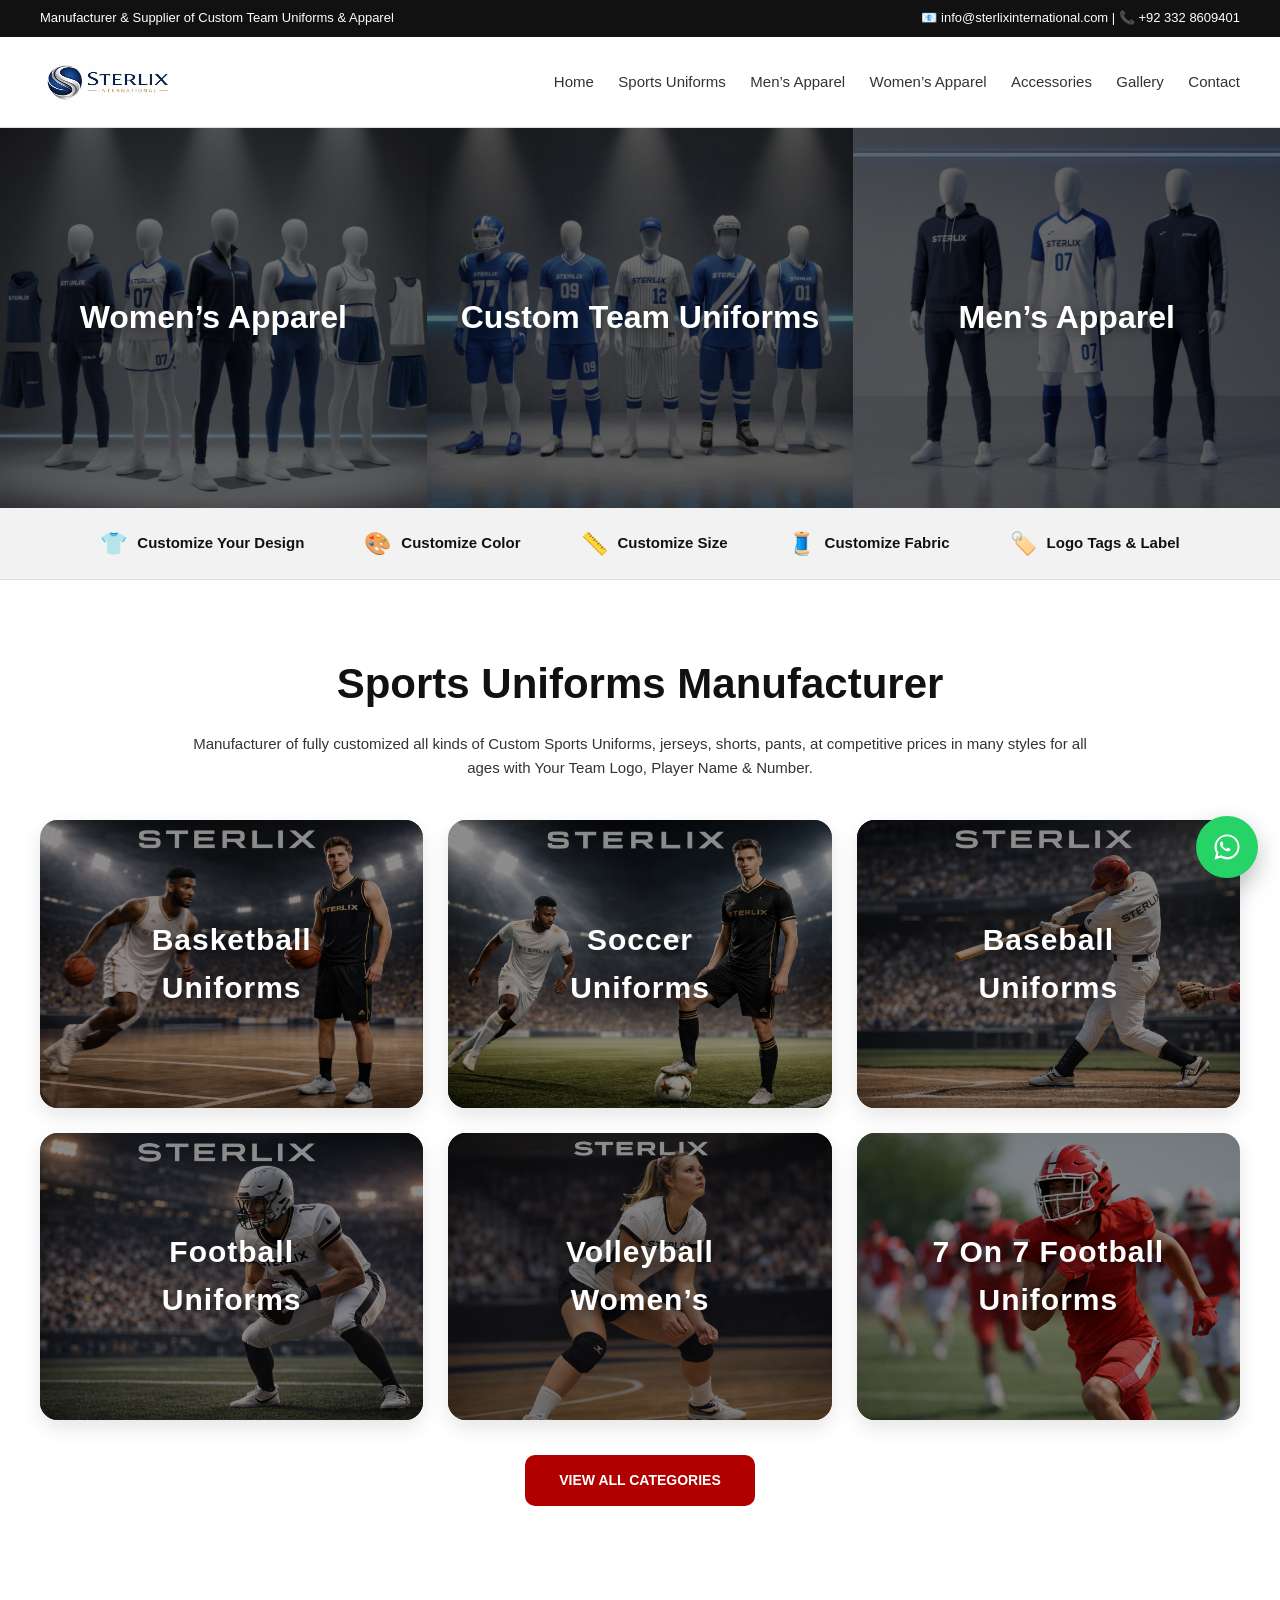
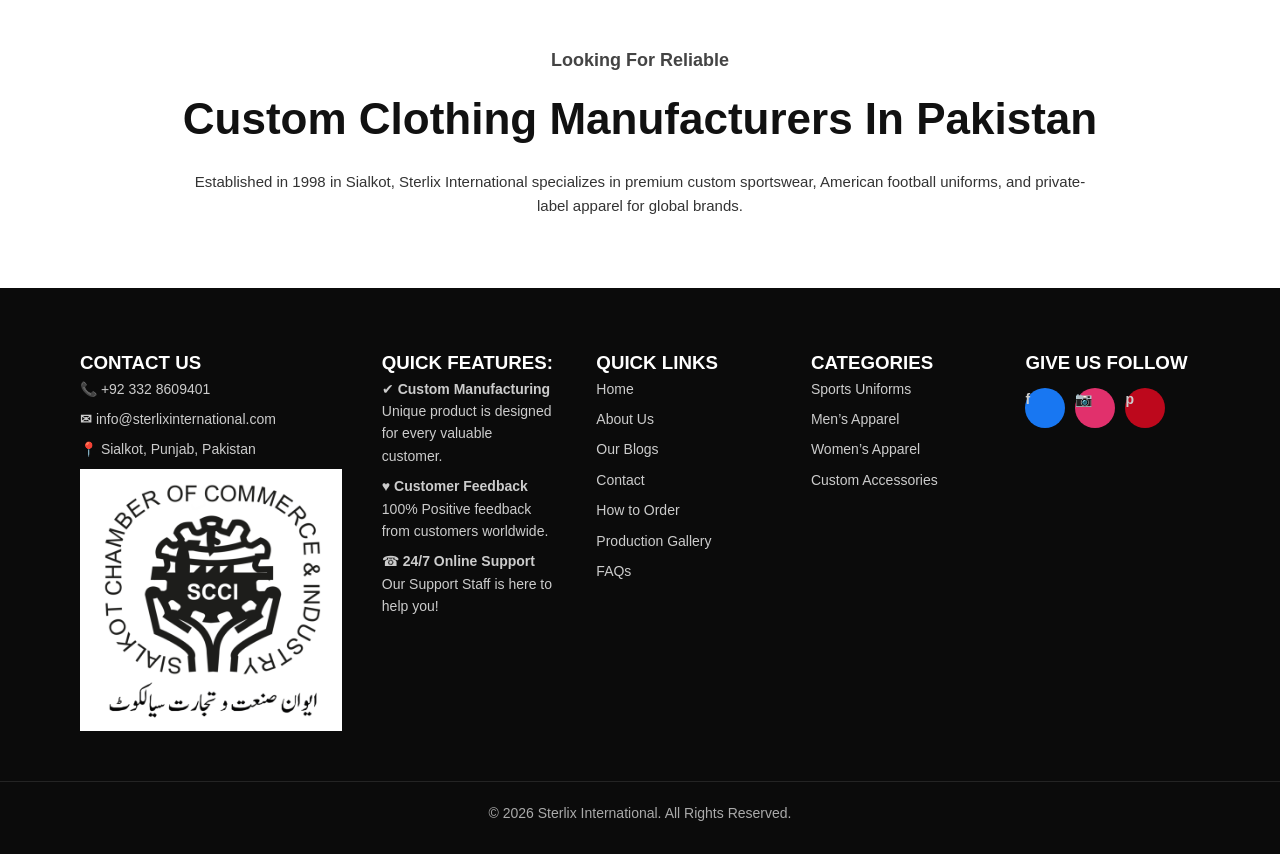
<file: index.html>
<!DOCTYPE html>
<html lang="en">
<head>
  <meta charset="UTF-8">
  <title>Sterlix International | Custom Sportswear Manufacturer</title>
  <meta name="viewport" content="width=device-width, initial-scale=1.0">

  <!-- CSS -->
  <link rel="stylesheet" href="css/style.css">
</head>
<body>

<!-- TOP BAR -->
<div class="top-bar">
  <span>Manufacturer & Supplier of Custom Team Uniforms & Apparel</span>
  <span>📧 info@sterlixinternational.com | 📞 +92 332 8609401</span>
</div>

<!-- HEADER -->
<header class="main-header">
  <div class="logo">
    <img src="images/logo.png" alt="Sterlix International Logo">
  </div>

 <nav>
  <a href="index.html">Home</a>
  <a href="index.html#sports">Sports Uniforms</a>
  <a href="mens-apparel.html">Men’s Apparel</a>
  <a href="womens-apparel.html">Women’s Apparel</a>
  <a href="accessories.html">Accessories</a>
  <a href="gallery.html">Gallery</a>
  <a href="index.html#contact">Contact</a>
</nav>

</header>

<!-- HERO CATEGORIES -->
<section class="categories">

  <a href="womens-apparel.html" class="category" style="background-image: url('images/women.jpg');">
    <div class="overlay">
      <h2>Women’s Apparel</h2>
    </div>
  </a>

  <a href="index.html#sports" class="category" style="background-image: url('images/team.jpg');">
    <div class="overlay">
      <h2>Custom Team Uniforms</h2>
    </div>
  </a>

  <a href="mens-apparel.html" class="category" style="background-image: url('images/men.jpg');">
    <div class="overlay">
      <h2>Men’s Apparel</h2>
    </div>
  </a>

</section>


<!-- CUSTOMIZATION BAR -->
<section class="custom-bar">
  <div class="custom-item">
    <span>👕</span>
    <p>Customize Your Design</p>
  </div>
  <div class="custom-item">
    <span>🎨</span>
    <p>Customize Color</p>
  </div>
  <div class="custom-item">
    <span>📏</span>
    <p>Customize Size</p>
  </div>
  <div class="custom-item">
    <span>🧵</span>
    <p>Customize Fabric</p>
  </div>
  <div class="custom-item">
    <span>🏷️</span>
    <p>Logo Tags & Label</p>
  </div>
</section>

<!-- SPORTS UNIFORMS SECTION -->
<section class="sports-section">

  <h2>Sports Uniforms Manufacturer</h2>

  <p class="sports-desc">
    Manufacturer of fully customized all kinds of Custom Sports Uniforms, jerseys,
    shorts, pants, at competitive prices in many styles for all ages with Your Team Logo,
    Player Name & Number.
  </p>

  <div class="sports-grid">

    <a href="basketball.html" class="sport-link">
      <div class="sport-card" style="background-image: url('images/basketball.jpg');">
        <div class="sport-overlay">
          <h3>Basketball<br>Uniforms</h3>
        </div>
      </div>
    </a>

    <a href="soccer.html" class="sport-link">
      <div class="sport-card" style="background-image: url('images/soccer.jpg');">
        <div class="sport-overlay">
          <h3>Soccer<br>Uniforms</h3>
        </div>
      </div>
    </a>

    <a href="baseball.html" class="sport-link">
      <div class="sport-card" style="background-image: url('images/baseball.jpg');">
        <div class="sport-overlay">
          <h3>Baseball<br>Uniforms</h3>
        </div>
      </div>
    </a>

    <a href="football.html" class="sport-link">
      <div class="sport-card" style="background-image: url('images/football.jpg');">
        <div class="sport-overlay">
          <h3>Football<br>Uniforms</h3>
        </div>
      </div>
    </a>

    <a href="volleyball.html" class="sport-link">
      <div class="sport-card" style="background-image: url('images/volleyball.jpg');">
        <div class="sport-overlay">
          <h3>Volleyball<br>Women’s</h3>
        </div>
      </div>
    </a>

    <a href="sevenonseven.html" class="sport-link">
      <div class="sport-card" style="background-image: url('images/sevenonseven.jpg');">
        <div class="sport-overlay">
          <h3>7 On 7 Football<br>Uniforms</h3>
        </div>
      </div>
    </a>

  </div>

  <div class="view-all">
    <a href="products.html">VIEW ALL CATEGORIES</a>
  </div>

</section>

<!-- INTRO TEXT -->
<section class="intro">
  <h3>Looking For Reliable</h3>
  <h1>Custom Clothing Manufacturers In Pakistan</h1>
  <p>
    Established in 1998 in Sialkot, Sterlix International specializes in
    premium custom sportswear, American football uniforms, and private-label apparel
    for global brands.
  </p>
</section>
<!-- WHATSAPP FLOATING BUTTON -->
<a href="https://wa.me/923328609401?text=Hello%20Sterlix%20International!%20I%20want%20a%20quote%20for%20custom%20uniforms."
   class="whatsapp-float"
   target="_blank"
   aria-label="Chat With Us on WhatsApp">

  <span class="wa-tooltip">Chat With Us</span>

  <!-- WhatsApp Icon -->
  <svg xmlns="http://www.w3.org/2000/svg" viewBox="0 0 32 32" fill="white">
    <path d="M19.11 17.59c-.28-.14-1.64-.81-1.9-.9-.25-.09-.44-.14-.62.14-.18.28-.71.9-.87 1.09-.16.18-.32.21-.6.07-.28-.14-1.17-.43-2.23-1.38-.82-.73-1.38-1.64-1.54-1.92-.16-.28-.02-.43.12-.57.12-.12.28-.32.41-.48.14-.16.18-.28.28-.46.09-.18.05-.35-.02-.48-.07-.14-.62-1.5-.85-2.05-.22-.53-.45-.46-.62-.47h-.53c-.18 0-.48.07-.73.35-.25.28-.96.94-.96 2.3 0 1.36.99 2.67 1.13 2.85.14.18 1.95 2.98 4.72 4.18.66.29 1.18.46 1.58.59.66.21 1.26.18 1.73.11.53-.08 1.64-.67 1.87-1.32.23-.65.23-1.21.16-1.32-.07-.11-.25-.18-.53-.32z"/>
    <path d="M16.03 2.67c-7.34 0-13.31 5.97-13.31 13.31 0 2.35.62 4.64 1.79 6.66L2.67 29.33l6.85-1.79a13.26 13.26 0 006.51 1.71h.01c7.34 0 13.31-5.97 13.31-13.31 0-3.56-1.39-6.91-3.91-9.43a13.22 13.22 0 00-9.41-3.84zm0 24.02h-.01a11.1 11.1 0 01-5.66-1.56l-.4-.24-4.06 1.06 1.08-3.95-.26-.41a11.07 11.07 0 01-1.71-5.91c0-6.13 4.99-11.12 11.12-11.12 2.97 0 5.76 1.16 7.86 3.26a11.04 11.04 0 013.26 7.86c0 6.13-4.99 11.12-11.12 11.12z"/>
  </svg>

</a>
<script>
  // Mobile tap tooltip for WhatsApp button
  const waBtn = document.querySelector(".whatsapp-float");

  waBtn.addEventListener("click", function (e) {
    // On mobile: first tap shows tooltip, second tap opens WhatsApp
    if (window.innerWidth <= 600 && !waBtn.classList.contains("active")) {
      e.preventDefault();
      waBtn.classList.add("active");

      // Auto hide after 2 seconds
      setTimeout(() => {
        waBtn.classList.remove("active");
      }, 2000);
    }
  });
</script>
<footer class="site-footer">

  <div class="footer-grid">

    <!-- CONTACT -->
    <div class="footer-col">
      <h3>CONTACT US</h3>

      <p><b>📞</b> +92 332 8609401</p>
      <p><b>✉</b> info@sterlixinternational.com</p>
      <p><b>📍</b> Sialkot, Punjab, Pakistan</p>

      <img src="images/scci.png" class="footer-badge" alt="Sialkot Chamber of Commerce">
    </div>

    <!-- QUICK FEATURES -->
    <div class="footer-col">
      <h3>QUICK FEATURES:</h3>

      <p>✔ <b>Custom Manufacturing</b><br>
      Unique product is designed for every valuable customer.</p>

      <p>♥ <b>Customer Feedback</b><br>
      100% Positive feedback from customers worldwide.</p>

      <p>☎ <b>24/7 Online Support</b><br>
      Our Support Staff is here to help you!</p>
    </div>

    <!-- QUICK LINKS -->
    <div class="footer-col">
      <h3>QUICK LINKS</h3>

      <a href="index.html">Home</a>
      <a href="index.html#about">About Us</a>
      <a href="index.html#blog">Our Blogs</a>
      <a href="index.html#contact">Contact</a>
      <a href="index.html#order">How to Order</a>
      <a href="index.html#gallery">Production Gallery</a>
      <a href="index.html#faq">FAQs</a>
    </div>

    <!-- CATEGORIES -->
    <div class="footer-col">
      <h3>CATEGORIES</h3>

      <a href="products.html">Sports Uniforms</a>
      <a href="#">Men’s Apparel</a>
      <a href="#">Women’s Apparel</a>
      <a href="#">Custom Accessories</a>
    </div>

    <!-- SOCIAL -->
    <div class="footer-col">
      <h3>GIVE US FOLLOW</h3>

      <div class="footer-social">
        <a href="#" class="social fb">f</a>
        <a href="#" class="social ig">📷</a>
        <a href="#" class="social pt">p</a>
      </div>
    </div>

  </div>

  <div class="footer-bottom">
    © <span id="year"></span> Sterlix International. All Rights Reserved.
  </div>

</footer>

<script>
  document.getElementById("year").textContent = new Date().getFullYear();
</script>

</body>
</html>
</file>
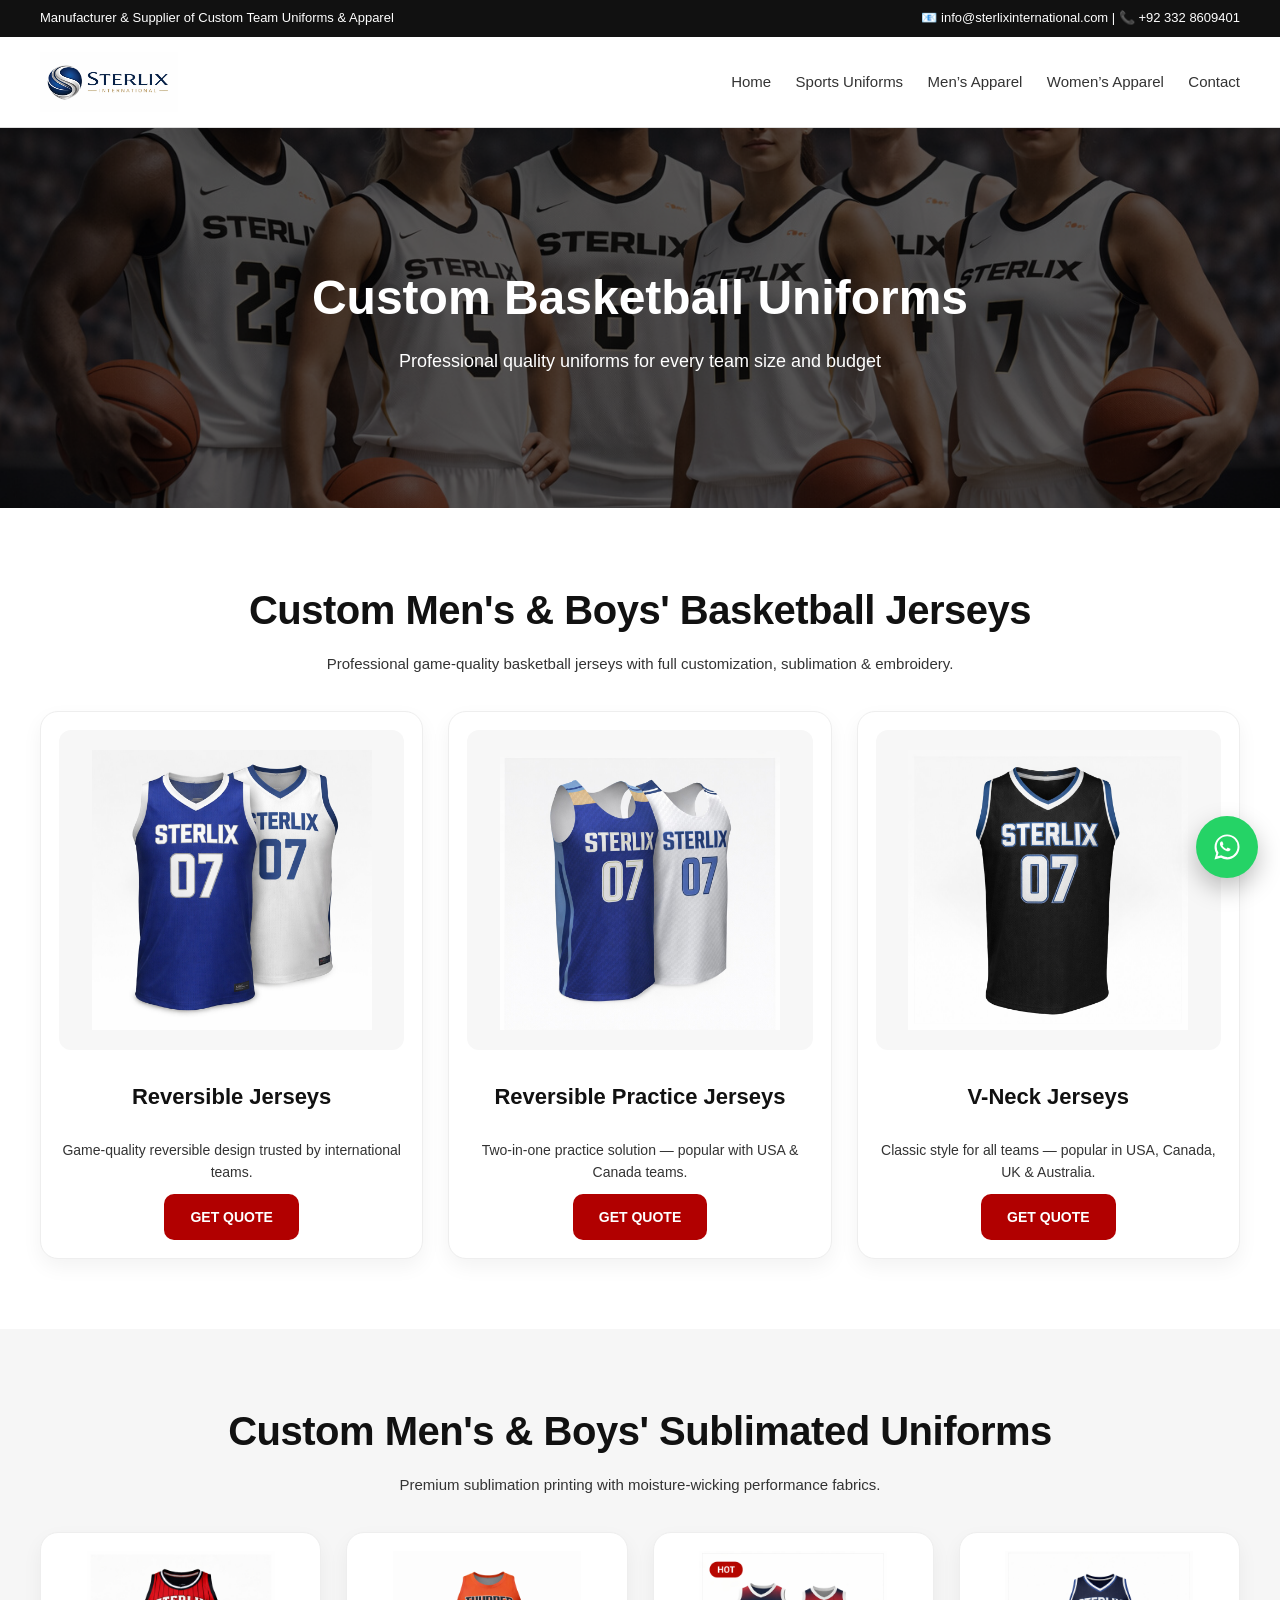
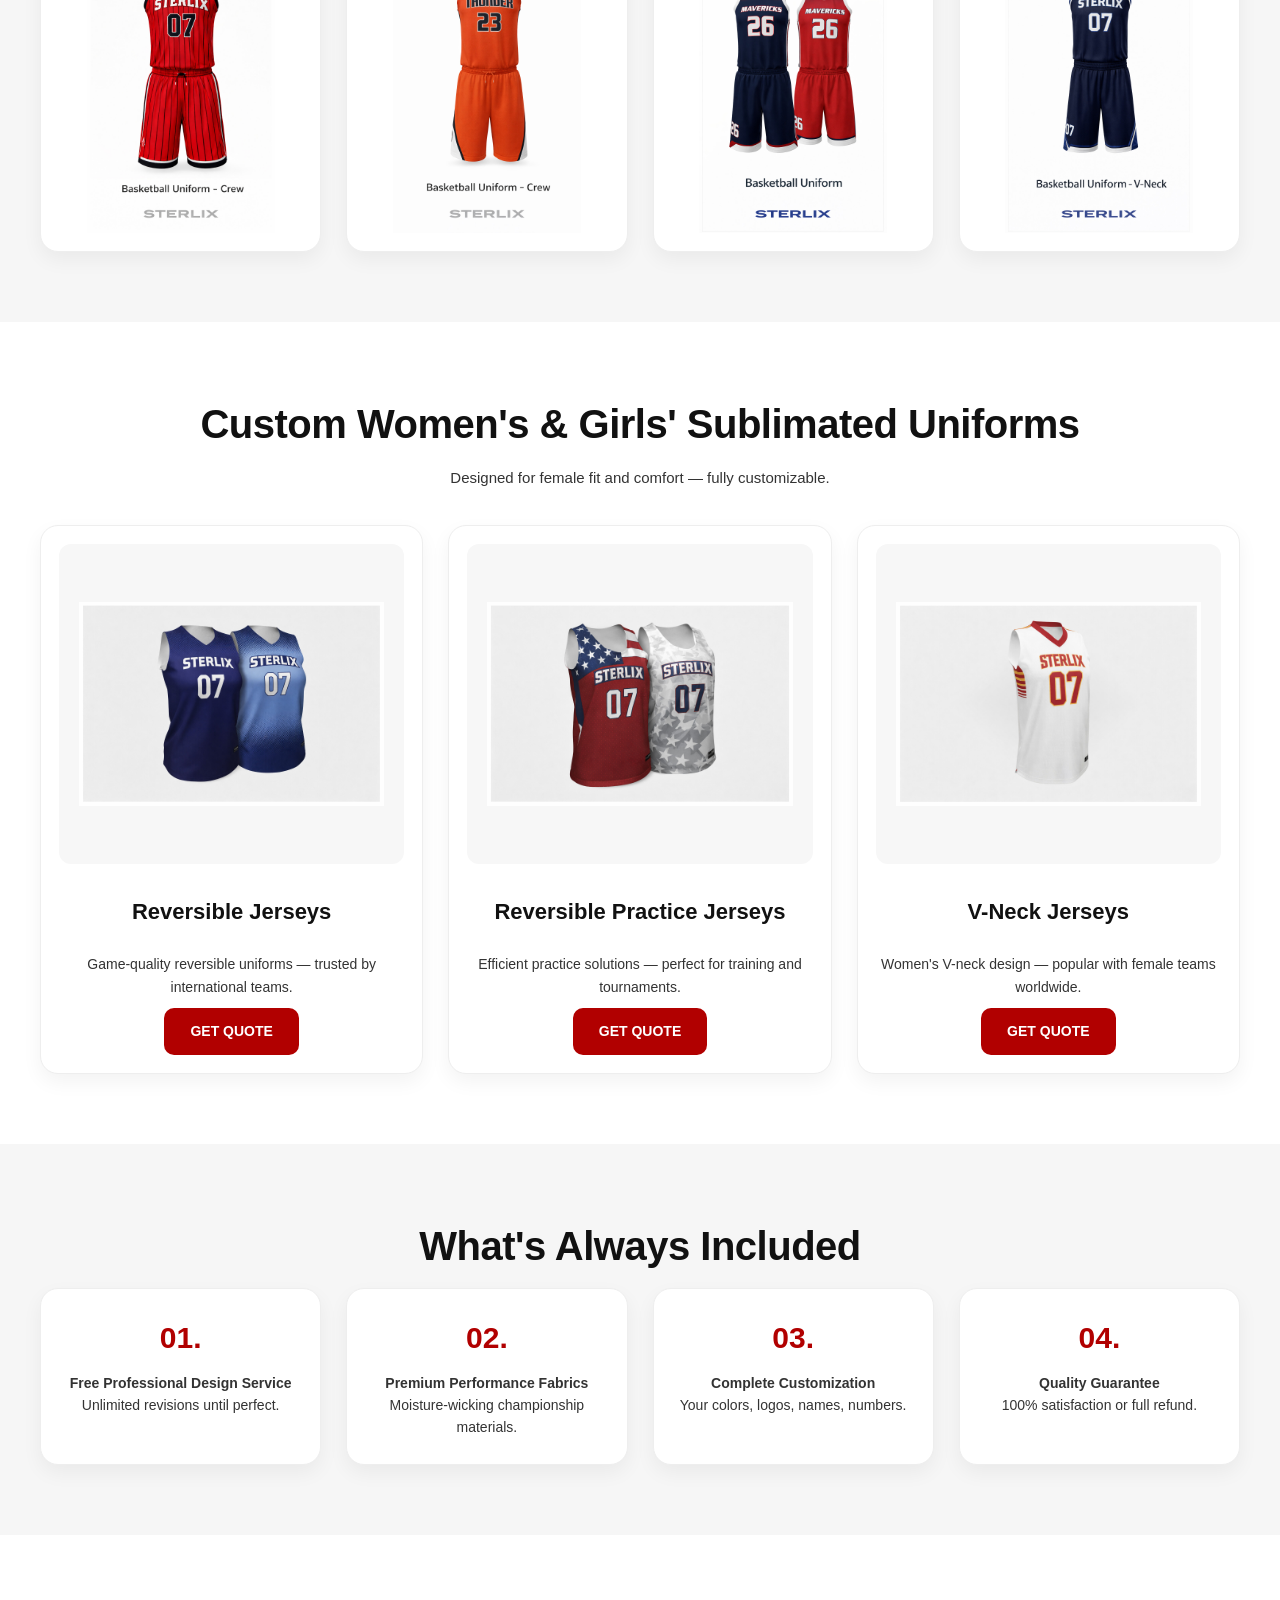
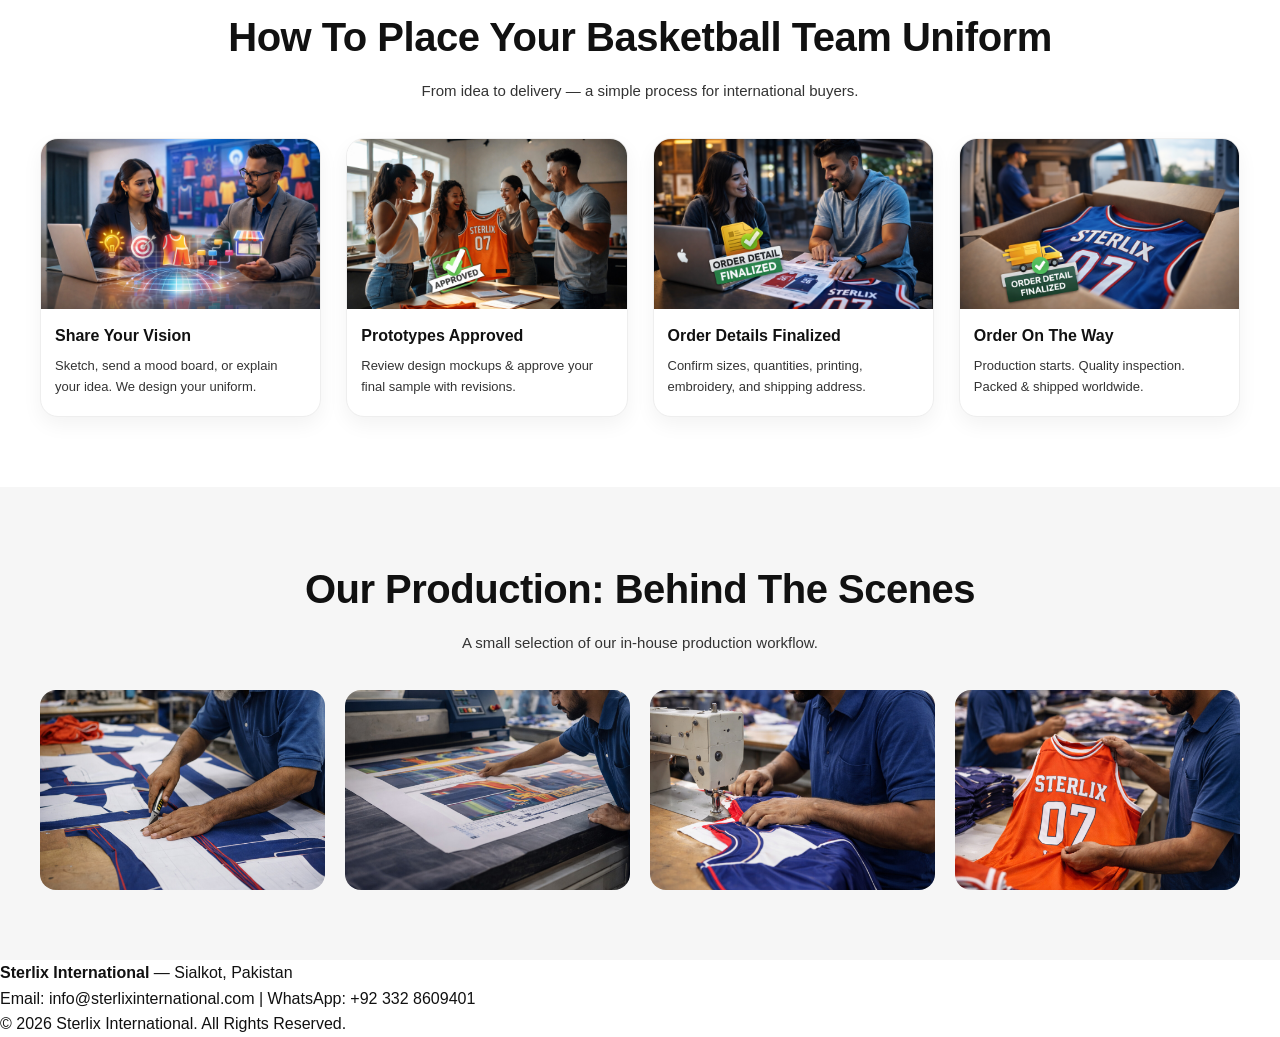
<file: basketball.html>
<!DOCTYPE html>
<html lang="en">
<head>
  <meta charset="UTF-8" />
  <title>Custom Basketball Uniforms | Sterlix International</title>
  <meta name="viewport" content="width=device-width, initial-scale=1.0" />
  <link rel="stylesheet" href="css/style.css" />
</head>
<body>

  <!-- TOP BAR -->
  <div class="top-bar">
    <span>Manufacturer & Supplier of Custom Team Uniforms & Apparel</span>
    <span>📧 info@sterlixinternational.com | 📞 +92 332 8609401</span>
  </div>

  <!-- HEADER -->
  <header class="main-header">
    <div class="logo">
      <img src="images/logo.png" alt="Sterlix International">
    </div>

    <nav>
      <a href="index.html">Home</a>
      <a href="index.html#sports">Sports Uniforms</a>
      <a href="#">Men’s Apparel</a>
      <a href="#">Women’s Apparel</a>
      <a href="index.html#contact">Contact</a>
    </nav>
  </header>

  <!-- HERO -->
  <section class="category-hero" style="background-image:url('images/basketball-hero.jpg')">
    <div class="category-overlay">
      <h1>Custom Basketball Uniforms</h1>
      <p>Professional quality uniforms for every team size and budget</p>
    </div>
  </section>

  <!-- CATEGORY TYPES -->
  <section class="section">
    <h2>Custom Men's & Boys' Basketball Jerseys</h2>
    <p class="section-desc">
      Professional game-quality basketball jerseys with full customization, sublimation & embroidery.
    </p>

    <div class="grid-3">

      <div class="category-card">
        <img src="images/bb-1.jpg" alt="Reversible Jerseys">
        <h3>Reversible Jerseys</h3>
        <p>Game-quality reversible design trusted by international teams.</p>
        <a href="quote.html">GET QUOTE</a>
      </div>

      <div class="category-card">
        <img src="images/bb-2.jpg" alt="Reversible Practice Jerseys">
        <h3>Reversible Practice Jerseys</h3>
        <p>Two-in-one practice solution — popular with USA & Canada teams.</p>
        <a href="quote.html">GET QUOTE</a>
      </div>

      <div class="category-card">
        <img src="images/bb-3.jpg" alt="V-Neck Jerseys">
        <h3>V-Neck Jerseys</h3>
        <p>Classic style for all teams — popular in USA, Canada, UK & Australia.</p>
        <a href="quote.html">GET QUOTE</a>
      </div>

    </div>
  </section>

  <!-- MEN PRODUCTS -->
  <section class="section gray">
    <h2>Custom Men's & Boys' Sublimated Uniforms</h2>
    <p class="section-desc">
      Premium sublimation printing with moisture-wicking performance fabrics.
    </p>

    <div class="product-grid">
      <div class="product-card"><img src="images/men-1.jpg" alt="Men Basketball Uniform"></div>
      <div class="product-card"><img src="images/men-2.jpg" alt="Men Basketball Uniform"></div>
      <div class="product-card"><img src="images/men-3.jpg" alt="Men Basketball Uniform"></div>
      <div class="product-card"><img src="images/men-4.jpg" alt="Men Basketball Uniform"></div>
    </div>
  </section>

  <!-- WOMEN PRODUCTS (FIXED: Now same style as Men section) -->
  <section class="section">
    <h2>Custom Women's & Girls' Sublimated Uniforms</h2>
    <p class="section-desc">
      Designed for female fit and comfort — fully customizable.
    </p>

    <div class="grid-3">

      <div class="category-card">
        <img src="images/women-1.jpg" alt="Women Basketball Uniform">
        <h3>Reversible Jerseys</h3>
        <p>Game-quality reversible uniforms — trusted by international teams.</p>
        <a href="quote.html">GET QUOTE</a>
      </div>

      <div class="category-card">
        <img src="images/women-2.jpg" alt="Women Basketball Uniform">
        <h3>Reversible Practice Jerseys</h3>
        <p>Efficient practice solutions — perfect for training and tournaments.</p>
        <a href="quote.html">GET QUOTE</a>
      </div>

      <div class="category-card">
        <img src="images/women-3.jpg" alt="Women Basketball Uniform">
        <h3>V-Neck Jerseys</h3>
        <p>Women's V-neck design — popular with female teams worldwide.</p>
        <a href="quote.html">GET QUOTE</a>
      </div>

    </div>
  </section>

  <!-- INCLUDED -->
  <section class="section gray">
    <h2>What's Always Included</h2>

    <div class="included-grid">
      <div class="included-item">
        <h3>01.</h3>
        <p><b>Free Professional Design Service</b><br>Unlimited revisions until perfect.</p>
      </div>

      <div class="included-item">
        <h3>02.</h3>
        <p><b>Premium Performance Fabrics</b><br>Moisture-wicking championship materials.</p>
      </div>

      <div class="included-item">
        <h3>03.</h3>
        <p><b>Complete Customization</b><br>Your colors, logos, names, numbers.</p>
      </div>

      <div class="included-item">
        <h3>04.</h3>
        <p><b>Quality Guarantee</b><br>100% satisfaction or full refund.</p>
      </div>
    </div>
  </section>

  <!-- ORDER PROCESS -->
  <section class="section">
    <h2>How To Place Your Basketball Team Uniform</h2>
    <p class="section-desc">
      From idea to delivery — a simple process for international buyers.
    </p>

    <div class="order-grid">
      <div class="order-step">
        <img src="images/process-1.jpg" alt="Share Your Vision">
        <h4>Share Your Vision</h4>
        <p>Sketch, send a mood board, or explain your idea. We design your uniform.</p>
      </div>

      <div class="order-step">
        <img src="images/process-2.jpg" alt="Prototypes Approved">
        <h4>Prototypes Approved</h4>
        <p>Review design mockups & approve your final sample with revisions.</p>
      </div>

      <div class="order-step">
        <img src="images/process-3.jpg" alt="Order Finalized">
        <h4>Order Details Finalized</h4>
        <p>Confirm sizes, quantities, printing, embroidery, and shipping address.</p>
      </div>

      <div class="order-step">
        <img src="images/process-4.jpg" alt="Delivery">
        <h4>Order On The Way</h4>
        <p>Production starts. Quality inspection. Packed & shipped worldwide.</p>
      </div>
    </div>
  </section>

  <!-- PRODUCTION -->
  <section class="section gray">
    <h2>Our Production: Behind The Scenes</h2>
    <p class="section-desc">
      A small selection of our in-house production workflow.
    </p>

    <div class="production-grid">
      <img src="images/prod-1.jpg" alt="Production">
      <img src="images/prod-2.jpg" alt="Sublimation">
      <img src="images/prod-3.jpg" alt="Stitching">
      <img src="images/prod-4.jpg" alt="Quality Check">
    </div>
  </section>

  <!-- FOOTER -->
  <footer>
    <p><strong>Sterlix International</strong> — Sialkot, Pakistan</p>
    <p>Email: info@sterlixinternational.com | WhatsApp: +92 332 8609401</p>
    <p>© <span id="year"></span> Sterlix International. All Rights Reserved.</p>
  </footer>

  <script>
    document.getElementById("year").textContent = new Date().getFullYear();
  </script>
<!-- WHATSAPP FLOATING BUTTON -->
<a href="https://wa.me/923328609401?text=Hello%20Sterlix%20International!%20I%20want%20a%20quote%20for%20custom%20uniforms."
   class="whatsapp-float"
   target="_blank"
   aria-label="Chat With Us on WhatsApp">

  <span class="wa-tooltip">Chat With Us</span>

  <!-- WhatsApp Icon -->
  <svg xmlns="http://www.w3.org/2000/svg" viewBox="0 0 32 32" fill="white">
    <path d="M19.11 17.59c-.28-.14-1.64-.81-1.9-.9-.25-.09-.44-.14-.62.14-.18.28-.71.9-.87 1.09-.16.18-.32.21-.6.07-.28-.14-1.17-.43-2.23-1.38-.82-.73-1.38-1.64-1.54-1.92-.16-.28-.02-.43.12-.57.12-.12.28-.32.41-.48.14-.16.18-.28.28-.46.09-.18.05-.35-.02-.48-.07-.14-.62-1.5-.85-2.05-.22-.53-.45-.46-.62-.47h-.53c-.18 0-.48.07-.73.35-.25.28-.96.94-.96 2.3 0 1.36.99 2.67 1.13 2.85.14.18 1.95 2.98 4.72 4.18.66.29 1.18.46 1.58.59.66.21 1.26.18 1.73.11.53-.08 1.64-.67 1.87-1.32.23-.65.23-1.21.16-1.32-.07-.11-.25-.18-.53-.32z"/>
    <path d="M16.03 2.67c-7.34 0-13.31 5.97-13.31 13.31 0 2.35.62 4.64 1.79 6.66L2.67 29.33l6.85-1.79a13.26 13.26 0 006.51 1.71h.01c7.34 0 13.31-5.97 13.31-13.31 0-3.56-1.39-6.91-3.91-9.43a13.22 13.22 0 00-9.41-3.84zm0 24.02h-.01a11.1 11.1 0 01-5.66-1.56l-.4-.24-4.06 1.06 1.08-3.95-.26-.41a11.07 11.07 0 01-1.71-5.91c0-6.13 4.99-11.12 11.12-11.12 2.97 0 5.76 1.16 7.86 3.26a11.04 11.04 0 013.26 7.86c0 6.13-4.99 11.12-11.12 11.12z"/>
  </svg>


<script>
  // Mobile tap tooltip for WhatsApp button
  const waBtn = document.querySelector(".whatsapp-float");

  waBtn.addEventListener("click", function (e) {
    // On mobile: first tap shows tooltip, second tap opens WhatsApp
    if (window.innerWidth <= 600 && !waBtn.classList.contains("active")) {
      e.preventDefault();
      waBtn.classList.add("active");

      // Auto hide after 2 seconds
      setTimeout(() => {
        waBtn.classList.remove("active");
      }, 2000);
    }
  });
</script>
  </a>
</body>
</html>
</file>
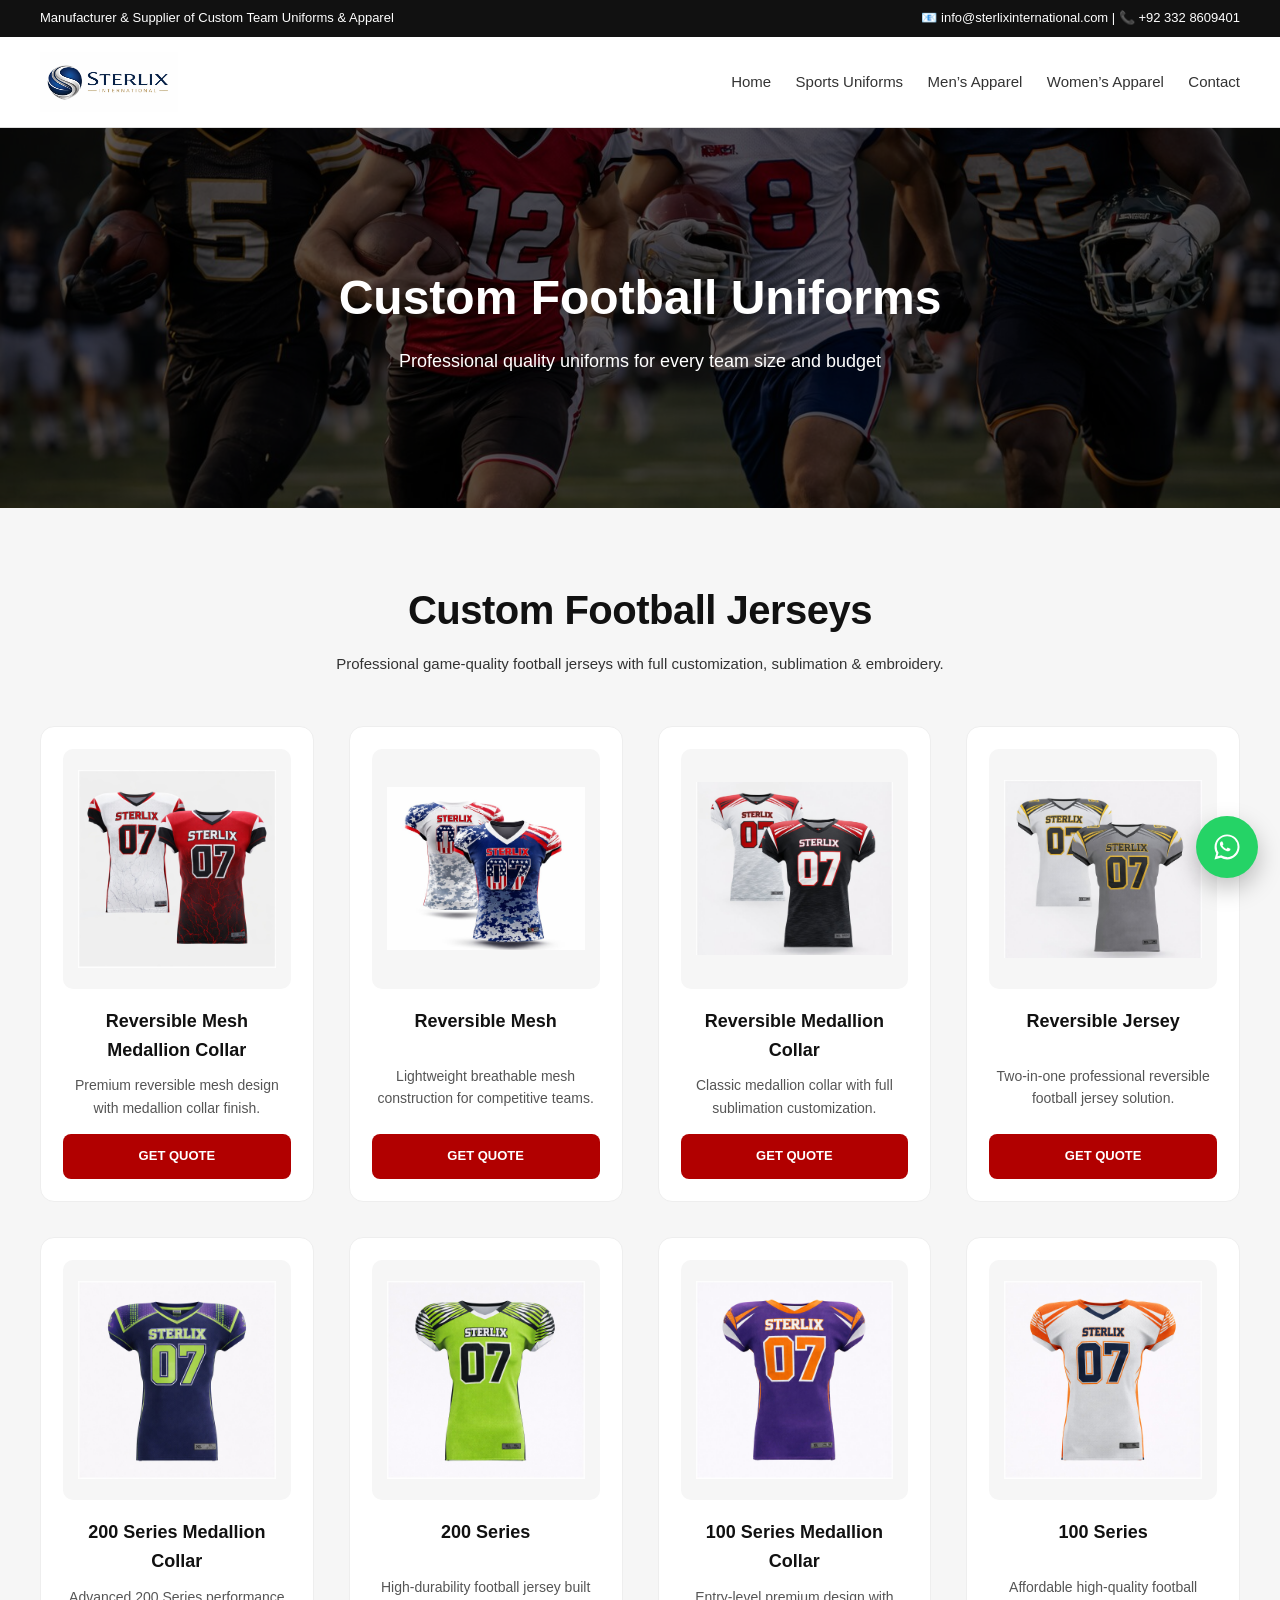
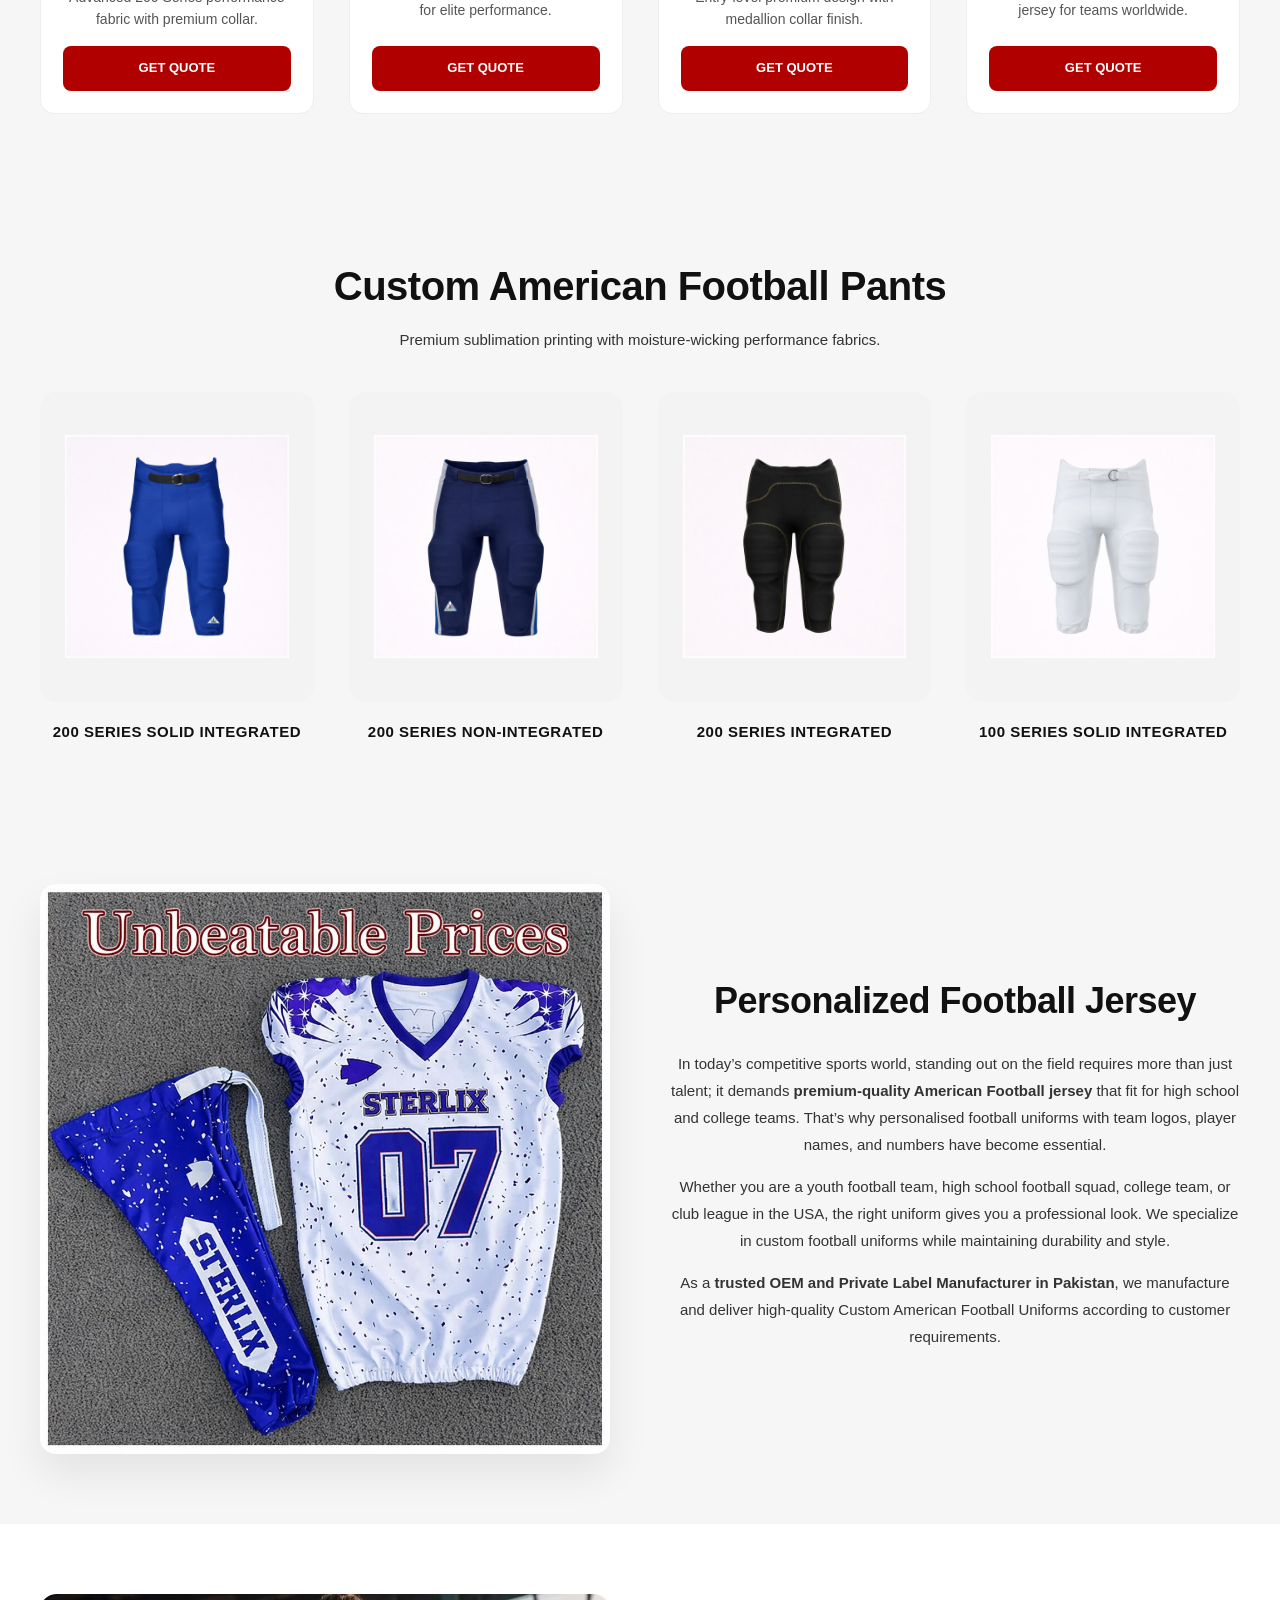
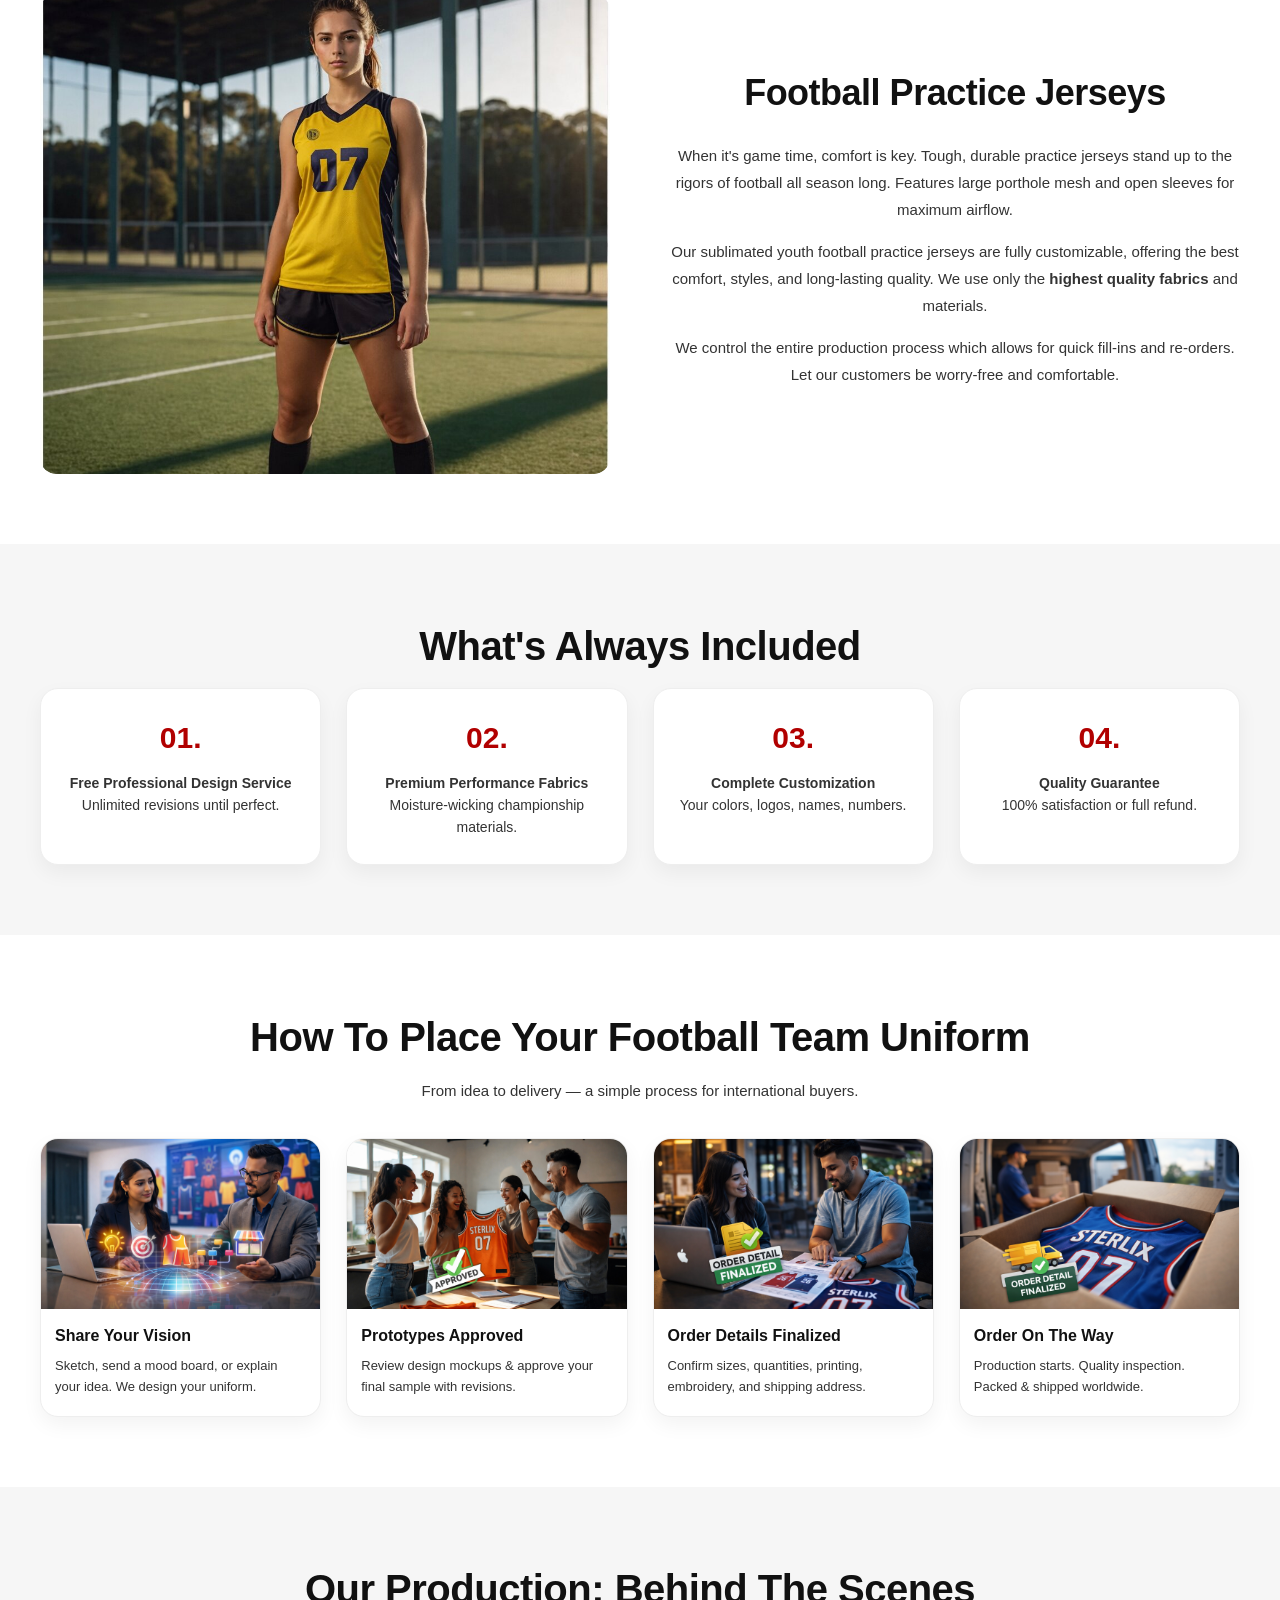
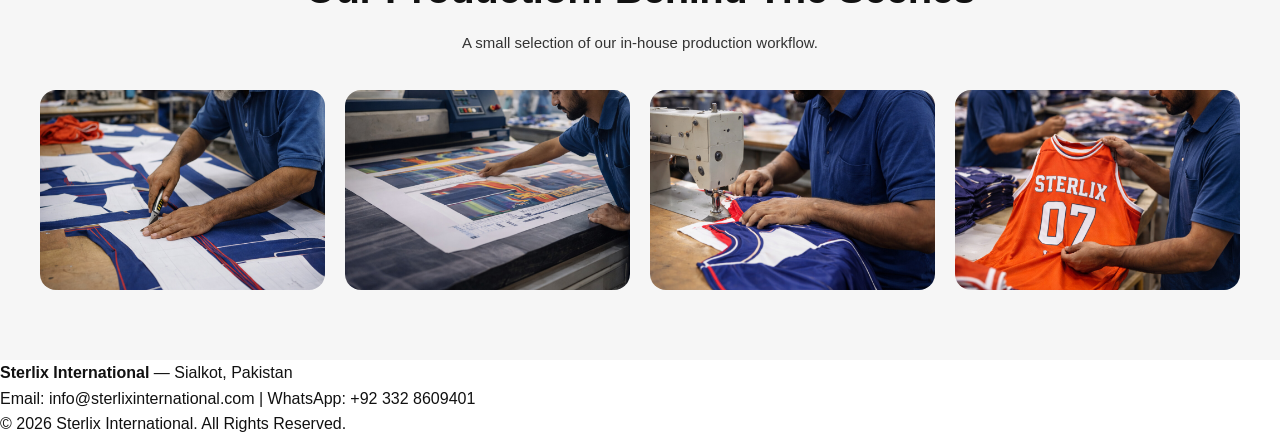
<file: football.html>
<!DOCTYPE html>
<html lang="en">
<head>
  <meta charset="UTF-8" />
  <title>Custom Football Uniforms | Sterlix International</title>
  <meta name="viewport" content="width=device-width, initial-scale=1.0" />
  <link rel="stylesheet" href="css/style.css" />
</head>
<body>

  <!-- TOP BAR -->
  <div class="top-bar">
    <span>Manufacturer & Supplier of Custom Team Uniforms & Apparel</span>
    <span>📧 info@sterlixinternational.com | 📞 +92 332 8609401</span>
  </div>

  <!-- HEADER -->
  <header class="main-header">
    <div class="logo">
      <img src="images/logo.png" alt="Sterlix International">
    </div>

    <nav>
      <a href="index.html">Home</a>
      <a href="index.html#sports">Sports Uniforms</a>
      <a href="#">Men’s Apparel</a>
      <a href="#">Women’s Apparel</a>
      <a href="index.html#contact">Contact</a>
    </nav>
  </header>

  <!-- HERO -->
  <section class="category-hero" style="background-image:url('images/Football-hero.jpg')">
    <div class="category-overlay">
      <h1>Custom Football Uniforms</h1>
      <p>Professional quality uniforms for every team size and budget</p>
    </div>
  </section>

<!-- CATEGORY TYPES -->
<section class="section gray">
  <h2>Custom Football Jerseys</h2>
  <p class="section-desc">
    Professional game-quality football jerseys with full customization, sublimation & embroidery.
  </p>

  <div class="football-grid">

    <!-- 1 -->
    <div class="football-card">
      <div class="football-img-wrap">
        <img src="images/fb-1.jpg" alt="Reversible Mesh Medallion Collar">
        <div class="quick-view">QUICK VIEW</div>
      </div>
      <h3>Reversible Mesh Medallion Collar</h3>
      <p>Premium reversible mesh design with medallion collar finish.</p>
      <a href="quote.html" class="football-btn">GET QUOTE</a>
    </div>

    <!-- 2 -->
    <div class="football-card">
      <div class="football-img-wrap">
        <img src="images/fb-2.jpg" alt="Reversible Mesh">
        <div class="quick-view">QUICK VIEW</div>
      </div>
      <h3>Reversible Mesh</h3>
      <p>Lightweight breathable mesh construction for competitive teams.</p>
      <a href="quote.html" class="football-btn">GET QUOTE</a>
    </div>

    <!-- 3 -->
    <div class="football-card">
      <div class="football-img-wrap">
        <img src="images/fb-3.jpg" alt="Reversible Medallion Collar">
        <div class="quick-view">QUICK VIEW</div>
      </div>
      <h3>Reversible Medallion Collar</h3>
      <p>Classic medallion collar with full sublimation customization.</p>
      <a href="quote.html" class="football-btn">GET QUOTE</a>
    </div>

    <!-- 4 -->
    <div class="football-card">
      <div class="football-img-wrap">
        <img src="images/fb-4.jpg" alt="Reversible Jersey">
        <div class="quick-view">QUICK VIEW</div>
      </div>
      <h3>Reversible Jersey</h3>
      <p>Two-in-one professional reversible football jersey solution.</p>
      <a href="quote.html" class="football-btn">GET QUOTE</a>
    </div>

    <!-- 5 -->
    <div class="football-card">
      <div class="football-img-wrap">
        <img src="images/fb-5.jpg" alt="200 Series Medallion Collar">
        <div class="quick-view">QUICK VIEW</div>
      </div>
      <h3>200 Series Medallion Collar</h3>
      <p>Advanced 200 Series performance fabric with premium collar.</p>
      <a href="quote.html" class="football-btn">GET QUOTE</a>
    </div>

    <!-- 6 -->
    <div class="football-card">
      <div class="football-img-wrap">
        <img src="images/fb-6.jpg" alt="200 Series">
        <div class="quick-view">QUICK VIEW</div>
      </div>
      <h3>200 Series</h3>
      <p>High-durability football jersey built for elite performance.</p>
      <a href="quote.html" class="football-btn">GET QUOTE</a>
    </div>

    <!-- 7 -->
    <div class="football-card">
      <div class="football-img-wrap">
        <img src="images/fb-7.jpg" alt="100 Series Medallion Collar">
        <div class="quick-view">QUICK VIEW</div>
      </div>
      <h3>100 Series Medallion Collar</h3>
      <p>Entry-level premium design with medallion collar finish.</p>
      <a href="quote.html" class="football-btn">GET QUOTE</a>
    </div>

    <!-- 8 -->
    <div class="football-card">
      <div class="football-img-wrap">
        <img src="images/fb-8.jpg" alt="100 Series">
        <div class="quick-view">QUICK VIEW</div>
      </div>
      <h3>100 Series</h3>
      <p>Affordable high-quality football jersey for teams worldwide.</p>
      <a href="quote.html" class="football-btn">GET QUOTE</a>
    </div>

  </div>
</section>



 <!-- CUSTOM AMERICAN FOOTBALL PANTS -->
<section class="section gray">
  <h2>Custom American Football Pants</h2>
  <p class="section-desc">
    Premium sublimation printing with moisture-wicking performance fabrics.
  </p>

  <div class="pants-grid">

    <!-- 1 -->
    <div class="pants-card">
      <div class="pants-img">
        <img src="images/fbp-1.jpg" alt="200 Series Solid Integrated">
      </div>
      <h3>200 SERIES SOLID INTEGRATED</h3>
    </div>

    <!-- 2 -->
    <div class="pants-card">
      <div class="pants-img">
        <img src="images/fbp-2.jpg" alt="200 Series Non-Integrated">
      </div>
      <h3>200 SERIES NON-INTEGRATED</h3>
    </div>

    <!-- 3 -->
    <div class="pants-card">
      <div class="pants-img">
        <img src="images/fbp-3.jpg" alt="200 Series Integrated">
      </div>
      <h3>200 SERIES INTEGRATED</h3>
    </div>

    <!-- 4 -->
    <div class="pants-card">
      <div class="pants-img">
        <img src="images/fbp-4.jpg" alt="100 Series Solid Integrated">
      </div>
      <h3>100 SERIES SOLID INTEGRATED</h3>
    </div>

  </div>
</section>


 <!-- PERSONALIZED FOOTBALL JERSEY -->
<section class="section gray">
  <div class="split-section">

    <div class="split-image">
      <img src="images/personalized-football.jpg" alt="Personalized Football Jersey">
    </div>

    <div class="split-content">
      <h2>Personalized Football Jersey</h2>

      <p>
        In today’s competitive sports world, standing out on the field requires more than just talent;
        it demands <b>premium-quality American Football jersey</b> that fit for high school and college teams.
        That’s why personalised football uniforms with team logos, player names, and numbers have become essential.
      </p>

      <p>
        Whether you are a youth football team, high school football squad, college team, or club league in the USA,
        the right uniform gives you a professional look. We specialize in custom football uniforms while maintaining durability and style.
      </p>

      <p>
        As a <b>trusted OEM and Private Label Manufacturer in Pakistan</b>, we manufacture and deliver
        high-quality Custom American Football Uniforms according to customer requirements.
      </p>

    </div>

  </div>
</section>


<!-- FOOTBALL PRACTICE JERSEYS -->
<section class="section">
  <div class="split-section reverse">

    <div class="split-content">
      <h2>Football Practice Jerseys</h2>

      <p>
        When it's game time, comfort is key. Tough, durable practice jerseys stand up to the rigors
        of football all season long. Features large porthole mesh and open sleeves for maximum airflow.
      </p>

      <p>
        Our sublimated youth football practice jerseys are fully customizable,
        offering the best comfort, styles, and long-lasting quality.
        We use only the <b>highest quality fabrics</b> and materials.
      </p>

      <p>
        We control the entire production process which allows for quick fill-ins
        and re-orders. Let our customers be worry-free and comfortable.
      </p>

    </div>

    <!-- AUTO IMAGE SLIDER -->
    <div class="split-image">
      <div class="slider">
        <img src="images/practice-1.jpg" class="slide active">
        <img src="images/practice-2.jpg" class="slide">
        <img src="images/practice-3.jpg" class="slide">
      </div>
    </div>

  </div>
</section>


  <!-- INCLUDED -->
  <section class="section gray">
    <h2>What's Always Included</h2>

    <div class="included-grid">
      <div class="included-item">
        <h3>01.</h3>
        <p><b>Free Professional Design Service</b><br>Unlimited revisions until perfect.</p>
      </div>

      <div class="included-item">
        <h3>02.</h3>
        <p><b>Premium Performance Fabrics</b><br>Moisture-wicking championship materials.</p>
      </div>

      <div class="included-item">
        <h3>03.</h3>
        <p><b>Complete Customization</b><br>Your colors, logos, names, numbers.</p>
      </div>

      <div class="included-item">
        <h3>04.</h3>
        <p><b>Quality Guarantee</b><br>100% satisfaction or full refund.</p>
      </div>
    </div>
  </section>

  <!-- ORDER PROCESS -->
  <section class="section">
    <h2>How To Place Your Football Team Uniform</h2>
    <p class="section-desc">
      From idea to delivery — a simple process for international buyers.
    </p>

    <div class="order-grid">
      <div class="order-step">
        <img src="images/process-1.jpg" alt="Share Your Vision">
        <h4>Share Your Vision</h4>
        <p>Sketch, send a mood board, or explain your idea. We design your uniform.</p>
      </div>

      <div class="order-step">
        <img src="images/process-2.jpg" alt="Prototypes Approved">
        <h4>Prototypes Approved</h4>
        <p>Review design mockups & approve your final sample with revisions.</p>
      </div>

      <div class="order-step">
        <img src="images/process-3.jpg" alt="Order Finalized">
        <h4>Order Details Finalized</h4>
        <p>Confirm sizes, quantities, printing, embroidery, and shipping address.</p>
      </div>

      <div class="order-step">
        <img src="images/process-4.jpg" alt="Delivery">
        <h4>Order On The Way</h4>
        <p>Production starts. Quality inspection. Packed & shipped worldwide.</p>
      </div>
    </div>
  </section>

  <!-- PRODUCTION -->
  <section class="section gray">
    <h2>Our Production: Behind The Scenes</h2>
    <p class="section-desc">
      A small selection of our in-house production workflow.
    </p>

    <div class="production-grid">
      <img src="images/prod-1.jpg" alt="Production">
      <img src="images/prod-2.jpg" alt="Sublimation">
      <img src="images/prod-3.jpg" alt="Stitching">
      <img src="images/prod-4.jpg" alt="Quality Check">
    </div>
  </section>

  <!-- FOOTER -->
  <footer>
    <p><strong>Sterlix International</strong> — Sialkot, Pakistan</p>
    <p>Email: info@sterlixinternational.com | WhatsApp: +92 332 8609401</p>
    <p>© <span id="year"></span> Sterlix International. All Rights Reserved.</p>
  </footer>

  <script>
    document.getElementById("year").textContent = new Date().getFullYear();
  </script>
<!-- WHATSAPP FLOATING BUTTON -->
<a href="https://wa.me/923328609401?text=Hello%20Sterlix%20International!%20I%20want%20a%20quote%20for%20custom%20uniforms."
   class="whatsapp-float"
   target="_blank"
   aria-label="Chat With Us on WhatsApp">

  <span class="wa-tooltip">Chat With Us</span>

  <!-- WhatsApp Icon -->
  <svg xmlns="http://www.w3.org/2000/svg" viewBox="0 0 32 32" fill="white">
    <path d="M19.11 17.59c-.28-.14-1.64-.81-1.9-.9-.25-.09-.44-.14-.62.14-.18.28-.71.9-.87 1.09-.16.18-.32.21-.6.07-.28-.14-1.17-.43-2.23-1.38-.82-.73-1.38-1.64-1.54-1.92-.16-.28-.02-.43.12-.57.12-.12.28-.32.41-.48.14-.16.18-.28.28-.46.09-.18.05-.35-.02-.48-.07-.14-.62-1.5-.85-2.05-.22-.53-.45-.46-.62-.47h-.53c-.18 0-.48.07-.73.35-.25.28-.96.94-.96 2.3 0 1.36.99 2.67 1.13 2.85.14.18 1.95 2.98 4.72 4.18.66.29 1.18.46 1.58.59.66.21 1.26.18 1.73.11.53-.08 1.64-.67 1.87-1.32.23-.65.23-1.21.16-1.32-.07-.11-.25-.18-.53-.32z"/>
    <path d="M16.03 2.67c-7.34 0-13.31 5.97-13.31 13.31 0 2.35.62 4.64 1.79 6.66L2.67 29.33l6.85-1.79a13.26 13.26 0 006.51 1.71h.01c7.34 0 13.31-5.97 13.31-13.31 0-3.56-1.39-6.91-3.91-9.43a13.22 13.22 0 00-9.41-3.84zm0 24.02h-.01a11.1 11.1 0 01-5.66-1.56l-.4-.24-4.06 1.06 1.08-3.95-.26-.41a11.07 11.07 0 01-1.71-5.91c0-6.13 4.99-11.12 11.12-11.12 2.97 0 5.76 1.16 7.86 3.26a11.04 11.04 0 013.26 7.86c0 6.13-4.99 11.12-11.12 11.12z"/>
  </svg>


<script>
  // Mobile tap tooltip for WhatsApp button
  const waBtn = document.querySelector(".whatsapp-float");

  waBtn.addEventListener("click", function (e) {
    // On mobile: first tap shows tooltip, second tap opens WhatsApp
    if (window.innerWidth <= 600 && !waBtn.classList.contains("active")) {
      e.preventDefault();
      waBtn.classList.add("active");

      // Auto hide after 2 seconds
      setTimeout(() => {
        waBtn.classList.remove("active");
      }, 2000);
    }
  });
</script>
  </a>
  <script>
  const slides = document.querySelectorAll(".slide");
  let current = 0;

  setInterval(() => {
    slides[current].classList.remove("active");
    current = (current + 1) % slides.length;
    slides[current].classList.add("active");
  }, 2000);
</script>

</body>
</html>
</file>
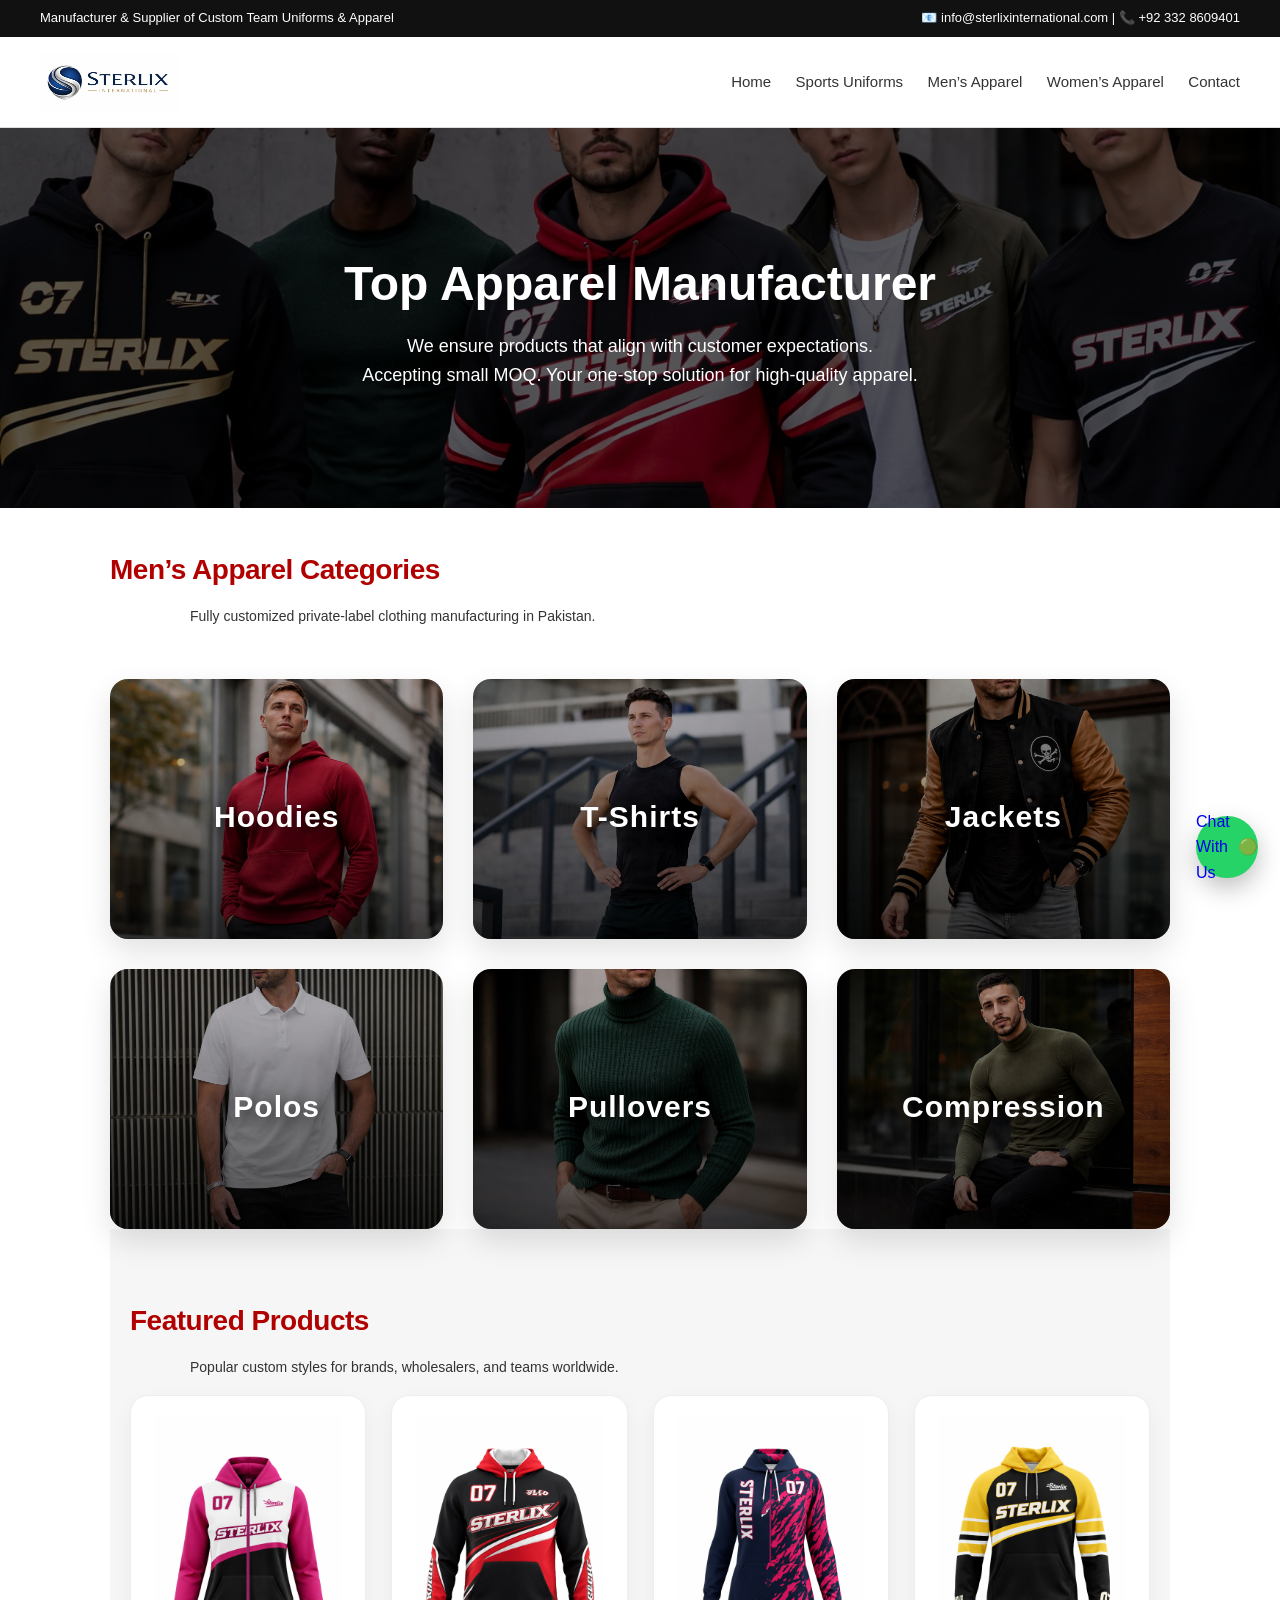
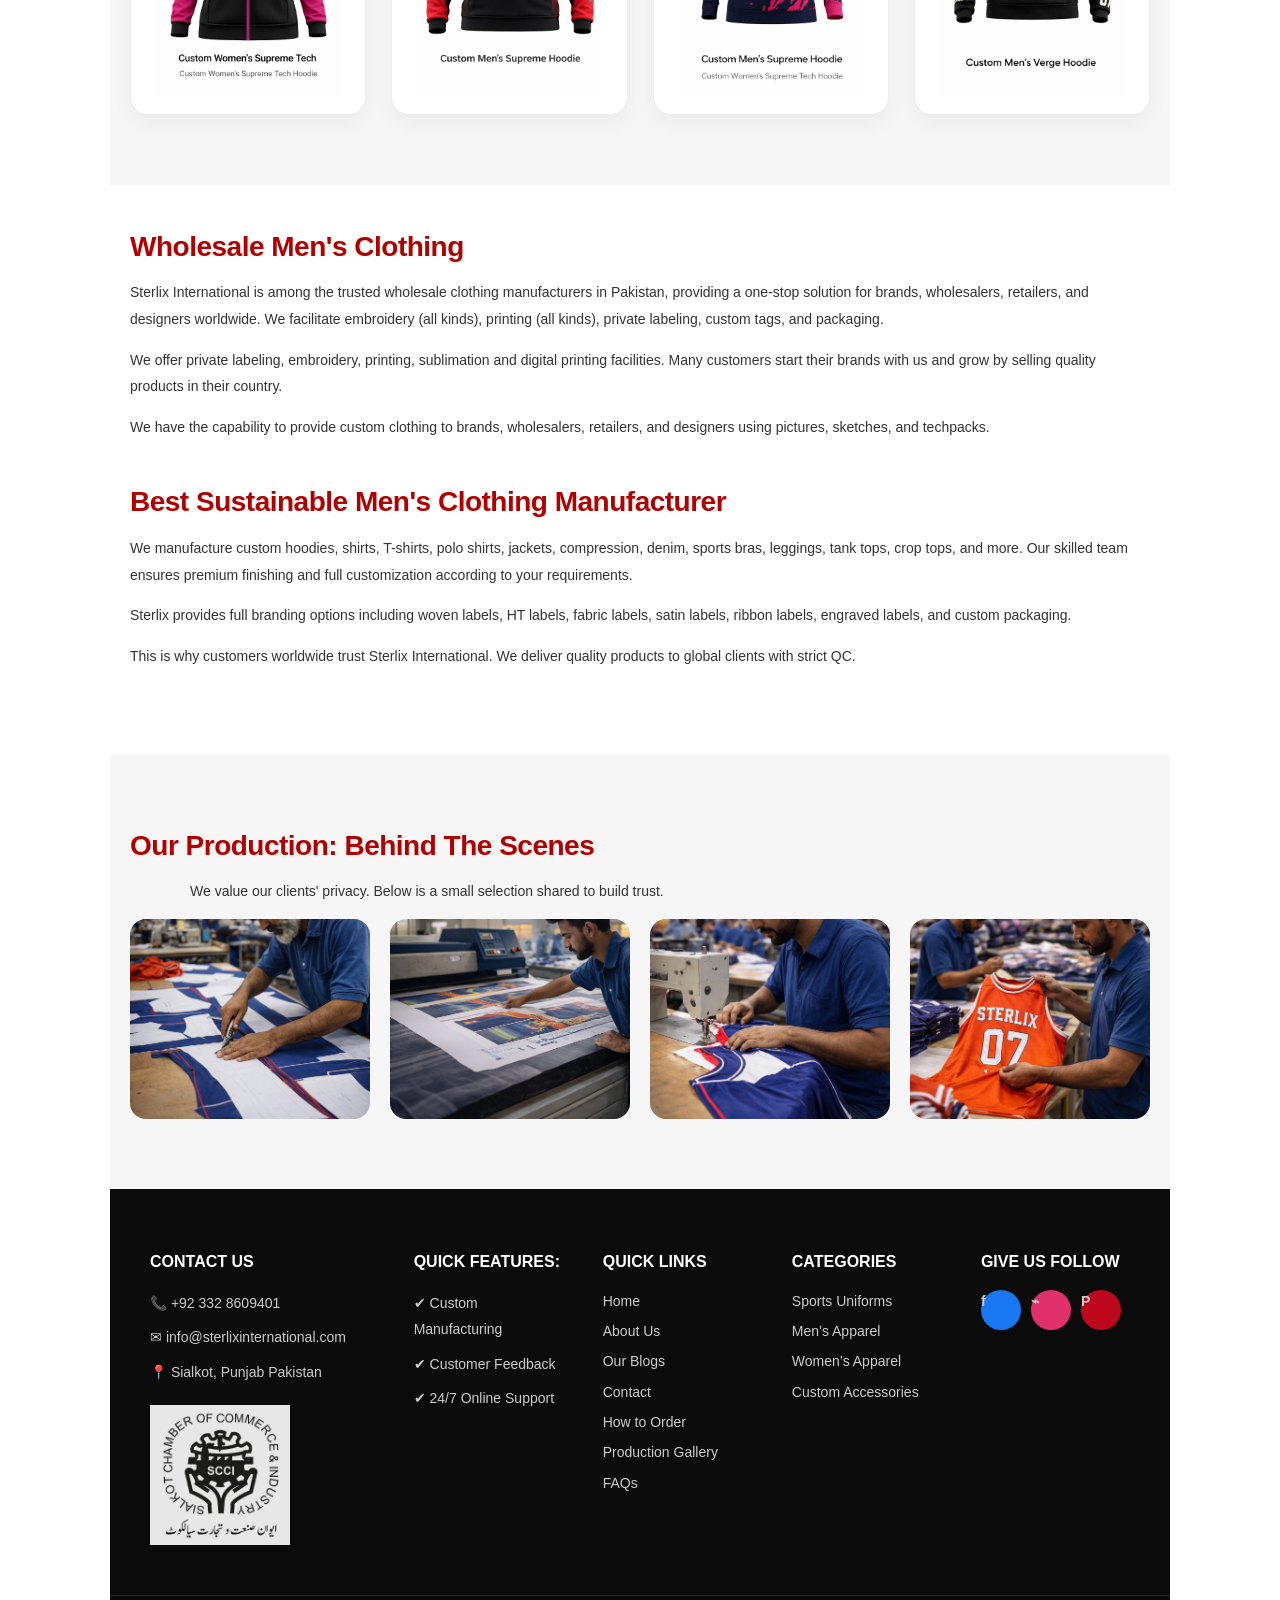
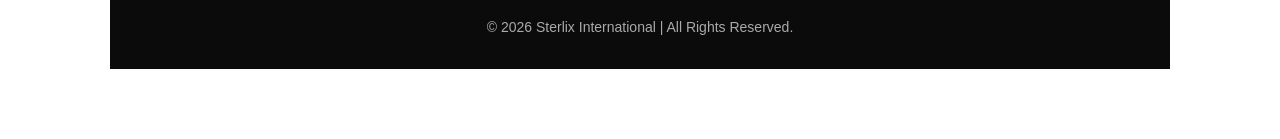
<file: mens-apparel.html>
<!DOCTYPE html>
<html lang="en">
<head>
  <meta charset="UTF-8" />
  <title>Men's Apparel Manufacturer | Sterlix International</title>
  <meta name="viewport" content="width=device-width, initial-scale=1.0" />

  <!-- MAIN CSS -->
  <link rel="stylesheet" href="css/style.css" />
</head>

<body>

  <!-- TOP BAR -->
  <div class="top-bar">
    <span>Manufacturer & Supplier of Custom Team Uniforms & Apparel</span>
    <span>📧 info@sterlixinternational.com | 📞 +92 332 8609401</span>
  </div>

  <!-- HEADER -->
  <header class="main-header">
    <div class="logo">
      <img src="images/logo.png" alt="Sterlix International">
    </div>

    <nav>
      <a href="index.html">Home</a>
      <a href="index.html#sports">Sports Uniforms</a>
      <a href="mens-apparel.html">Men’s Apparel</a>
      <a href="#">Women’s Apparel</a>
      <a href="index.html#contact">Contact</a>
    </nav>
  </header>

  <!-- HERO BANNER -->
  <section class="category-hero" style="background-image:url('images/men-hero.jpg')">
    <div class="category-overlay">
      <h1>Top Apparel Manufacturer</h1>
      <p>
        We ensure products that align with customer expectations.
        <br />
        Accepting small MOQ. Your one-stop solution for high-quality apparel.
      </p>
    </div>
  </section>

  <!-- APPAREL CATEGORIES GRID (3x3 like sample) -->
  <section class="section men-text-section">
    <h2>Men’s Apparel Categories</h2>
    <p class="section-desc">
      Fully customized private-label clothing manufacturing in Pakistan.
    </p>

   <div class="men-apparel-grid">

  <a class="men-apparel-card" href="#">
    <img src="images/hoodies.jpg">
    <div class="men-apparel-overlay">
      <h3>Hoodies</h3>
    </div>
  </a>

  <a class="men-apparel-card" href="#">
    <img src="images/tshirts.jpg">
    <div class="men-apparel-overlay">
      <h3>T-Shirts</h3>
    </div>
  </a>

  <a class="men-apparel-card" href="#">
    <img src="images/jackets.jpg">
    <div class="men-apparel-overlay">
      <h3>Jackets</h3>
    </div>
  </a>

  <a class="men-apparel-card" href="#">
    <img src="images/polos.jpg">
    <div class="men-apparel-overlay">
      <h3>Polos</h3>
    </div>
  </a>

  <a class="men-apparel-card" href="#">
    <img src="images/pullovers.jpg">
    <div class="men-apparel-overlay">
      <h3>Pullovers</h3>
    </div>
  </a>

  <a class="men-apparel-card" href="#">
    <img src="images/compression.jpg">
    <div class="men-apparel-overlay">
      <h3>Compression</h3>
    </div>
  </a>

</div>

  <!-- FEATURED PRODUCTS (like sample Pic 2) -->
  <section class="section gray">
    <h2>Featured Products</h2>
    <p class="section-desc">
      Popular custom styles for brands, wholesalers, and teams worldwide.
    </p>

    <div class="product-grid">

      <div class="product-card">
        <img src="images/featured-1.jpg" alt="Custom Men's Hoodie">
      </div>

      <div class="product-card">
        <img src="images/featured-2.jpg" alt="Custom Men's Hoodie">
      </div>

      <div class="product-card">
        <img src="images/featured-3.jpg" alt="Custom Women's Hoodie">
      </div>

      <div class="product-card">
        <img src="images/featured-4.jpg" alt="Custom Women's Hoodie">
      </div>

    </div>
  </section>

  <!-- WHOLESALE TEXT SECTION (like sample Pic 2) -->
  <section class="section men-text-section">
    <h2>Wholesale Men's Clothing</h2>

    <div class="text-area">
      <p>
        Sterlix International is among the trusted wholesale clothing manufacturers in Pakistan,
        providing a one-stop solution for brands, wholesalers, retailers, and designers worldwide.
        We facilitate embroidery (all kinds), printing (all kinds), private labeling, custom tags,
        and packaging.
      </p>

      <p>
        We offer private labeling, embroidery, printing, sublimation and digital printing facilities.
        Many customers start their brands with us and grow by selling quality products in their country.
      </p>

      <p>
        We have the capability to provide custom clothing to brands, wholesalers, retailers, and designers
        using pictures, sketches, and techpacks.
      </p>

      <h2 style="margin-top:40px;">Best Sustainable Men's Clothing Manufacturer</h2>

      <p>
        We manufacture custom hoodies, shirts, T-shirts, polo shirts, jackets, compression, denim,
        sports bras, leggings, tank tops, crop tops, and more. Our skilled team ensures premium finishing
        and full customization according to your requirements.
      </p>

      <p>
        Sterlix provides full branding options including woven labels, HT labels, fabric labels,
        satin labels, ribbon labels, engraved labels, and custom packaging.
      </p>

      <p>
        This is why customers worldwide trust Sterlix International. We deliver quality products
        to global clients with strict QC.
      </p>
    </div>
  </section>

  <!-- PRODUCTION -->
  <section class="section gray">
    <h2>Our Production: Behind The Scenes</h2>
    <p class="section-desc">
      We value our clients' privacy. Below is a small selection shared to build trust.
    </p>

    <div class="production-grid">
      <img src="images/prod-1.jpg" alt="Production">
      <img src="images/prod-2.jpg" alt="Sublimation">
      <img src="images/prod-3.jpg" alt="Stitching">
      <img src="images/prod-4.jpg" alt="Quality Check">
    </div>
  </section>

  <!-- FOOTER (same style as your sample) -->
 <footer class="site-footer">
   
    <div class="footer-grid">

      <div class="footer-col">
        <h4>CONTACT US</h4>
        <p>📞 +92 332 8609401</p>
        <p>✉ info@sterlixinternational.com</p>
        <p>📍 Sialkot, Punjab Pakistan</p>

        <div style="margin-top:20px;">
          <img src="images/scci.png" alt="Sialkot Chamber" style="max-width:140px; opacity:0.9;">
        </div>
      </div>

      <div class="footer-col">
        <h4>QUICK FEATURES:</h4>
        <p>✔ Custom Manufacturing</p>
        <p>✔ Customer Feedback</p>
        <p>✔ 24/7 Online Support</p>
      </div>

      <div class="footer-col">
        <h4>QUICK LINKS</h4>
        <a href="index.html">Home</a>
        <a href="index.html#about">About Us</a>
        <a href="index.html#blogs">Our Blogs</a>
        <a href="index.html#contact">Contact</a>
        <a href="index.html#howtoorder">How to Order</a>
        <a href="index.html#gallery">Production Gallery</a>
        <a href="index.html#faqs">FAQs</a>
      </div>

      <div class="footer-col">
        <h4>CATEGORIES</h4>
        <a href="index.html#sports">Sports Uniforms</a>
        <a href="mens-apparel.html">Men’s Apparel</a>
        <a href="#">Women’s Apparel</a>
        <a href="#">Custom Accessories</a>
      </div>

      <div class="footer-col">
        <h4>GIVE US FOLLOW</h4>

       <div class="footer-social">
  <a href="#" class="social fb">f</a>
  <a href="#" class="social ig">⌁</a>
  <a href="#" class="social pt">P</a>
</div>
      </div>

    </div>

    <div class="footer-bottom">
      © <span id="year"></span> Sterlix International | All Rights Reserved.
    </div>

  </footer>

  <!-- WHATSAPP FLOATING BUTTON -->
  <a class="whatsapp-float" href="https://wa.me/923328609401" target="_blank" aria-label="Chat on WhatsApp">
    <span class="whatsapp-tooltip">Chat With Us</span>
    <span class="whatsapp-icon">🟢</span>
  </a>

  <script>
    document.getElementById("year").textContent = new Date().getFullYear();
  </script>

</body>
</html>
</file>
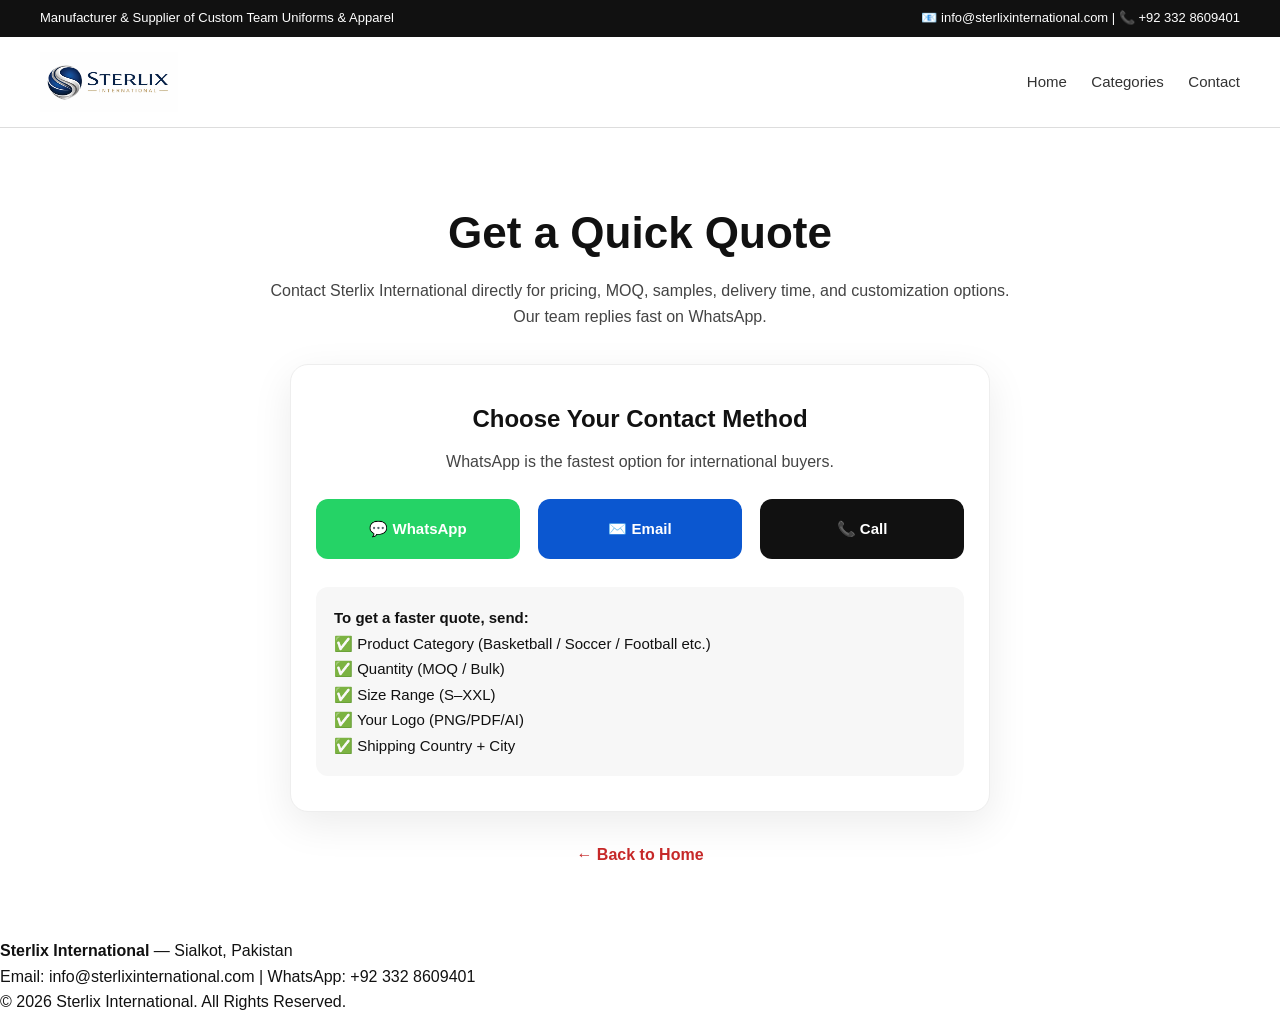
<file: quote.html>
<!DOCTYPE html>
<html lang="en">
<head>
  <meta charset="UTF-8" />
  <meta name="viewport" content="width=device-width, initial-scale=1.0" />
  <title>Get Quote | Sterlix International</title>

  <link rel="stylesheet" href="css/style.css" />

  <style>
    /* Quote page extra styling */
    .quote-wrap {
      max-width: 1000px;
      margin: auto;
      padding: 70px 20px;
      text-align: center;
    }

    .quote-wrap h1 {
      font-size: 44px;
      margin-bottom: 10px;
    }

    .quote-wrap p {
      max-width: 750px;
      margin: 0 auto 35px;
      color: #444;
      line-height: 1.6;
      font-size: 16px;
    }

    .quote-box {
      background: #ffffff;
      border: 1px solid #eee;
      border-radius: 18px;
      padding: 35px 25px;
      box-shadow: 0 12px 40px rgba(0,0,0,0.08);
      max-width: 700px;
      margin: auto;
    }

    .quote-actions {
      display: grid;
      grid-template-columns: repeat(3, 1fr);
      gap: 18px;
      margin-top: 25px;
    }

    .quote-btn {
      display: inline-block;
      padding: 16px 18px;
      border-radius: 12px;
      text-decoration: none;
      font-weight: bold;
      font-size: 15px;
      transition: 0.2s ease;
      border: 2px solid transparent;
    }

    .btn-whatsapp {
      background: #25D366;
      color: #fff;
    }
    .btn-whatsapp:hover {
      opacity: 0.9;
      transform: translateY(-2px);
    }

    .btn-email {
      background: #0b57d0;
      color: #fff;
    }
    .btn-email:hover {
      opacity: 0.9;
      transform: translateY(-2px);
    }

    .btn-call {
      background: #111;
      color: #fff;
    }
    .btn-call:hover {
      opacity: 0.9;
      transform: translateY(-2px);
    }

    .quote-details {
      margin-top: 28px;
      text-align: left;
      background: #f7f7f7;
      padding: 18px;
      border-radius: 12px;
      font-size: 15px;
      line-height: 1.7;
    }

    .quote-details b {
      color: #111;
    }

    .quote-back {
      margin-top: 30px;
      display: inline-block;
      text-decoration: none;
      font-weight: bold;
      color: #c62828;
    }

    .quote-back:hover {
      text-decoration: underline;
    }

    @media (max-width: 850px) {
      .quote-actions {
        grid-template-columns: 1fr;
      }

      .quote-wrap h1 {
        font-size: 34px;
      }
    }
  </style>
</head>

<body>

  <!-- TOP BAR -->
  <div class="top-bar">
    <span>Manufacturer & Supplier of Custom Team Uniforms & Apparel</span>
    <span>📧 info@sterlixinternational.com | 📞 +92 332 8609401</span>
  </div>

  <!-- HEADER -->
  <header class="main-header">
    <div class="logo">
      <img src="images/logo.png" alt="Sterlix International Logo">
    </div>

    <nav>
      <a href="index.html">Home</a>
      <a href="products.html">Categories</a>
      <a href="index.html#contact">Contact</a>
    </nav>
  </header>

  <!-- MAIN -->
  <section class="quote-wrap">

    <h1>Get a Quick Quote</h1>
    <p>
      Contact Sterlix International directly for pricing, MOQ, samples, delivery time,
      and customization options. Our team replies fast on WhatsApp.
    </p>

    <div class="quote-box">

      <h2 style="margin-bottom: 10px;">Choose Your Contact Method</h2>
      <p style="margin-bottom: 0;">
        WhatsApp is the fastest option for international buyers.
      </p>

      <div class="quote-actions">

        <!-- WhatsApp -->
        <a class="quote-btn btn-whatsapp"
           href="https://wa.me/923328609401?text=Hello%20Sterlix%20International!%20I%20want%20a%20quote%20for%20custom%20uniforms."
           target="_blank">
          💬 WhatsApp
        </a>

        <!-- Email -->
        <a class="quote-btn btn-email"
           href="mailto:info@sterlixinternational.com?subject=Quote%20Request%20-%20Sterlix%20International">
          ✉️ Email
        </a>

        <!-- Call -->
        <a class="quote-btn btn-call"
           href="tel:+923328609401">
          📞 Call
        </a>

      </div>

      <div class="quote-details">
        <b>To get a faster quote, send:</b><br>
        ✅ Product Category (Basketball / Soccer / Football etc.)<br>
        ✅ Quantity (MOQ / Bulk)<br>
        ✅ Size Range (S–XXL)<br>
        ✅ Your Logo (PNG/PDF/AI)<br>
        ✅ Shipping Country + City<br>
      </div>

    </div>

    <a class="quote-back" href="index.html">← Back to Home</a>

  </section>

  <!-- FOOTER -->
  <footer>
    <p><strong>Sterlix International</strong> — Sialkot, Pakistan</p>
    <p>Email: info@sterlixinternational.com | WhatsApp: +92 332 8609401</p>
    <p>© <span id="year"></span> Sterlix International. All Rights Reserved.</p>
  </footer>

  <script>
    document.getElementById("year").textContent = new Date().getFullYear();
  </script>

</body>
</html>
</file>
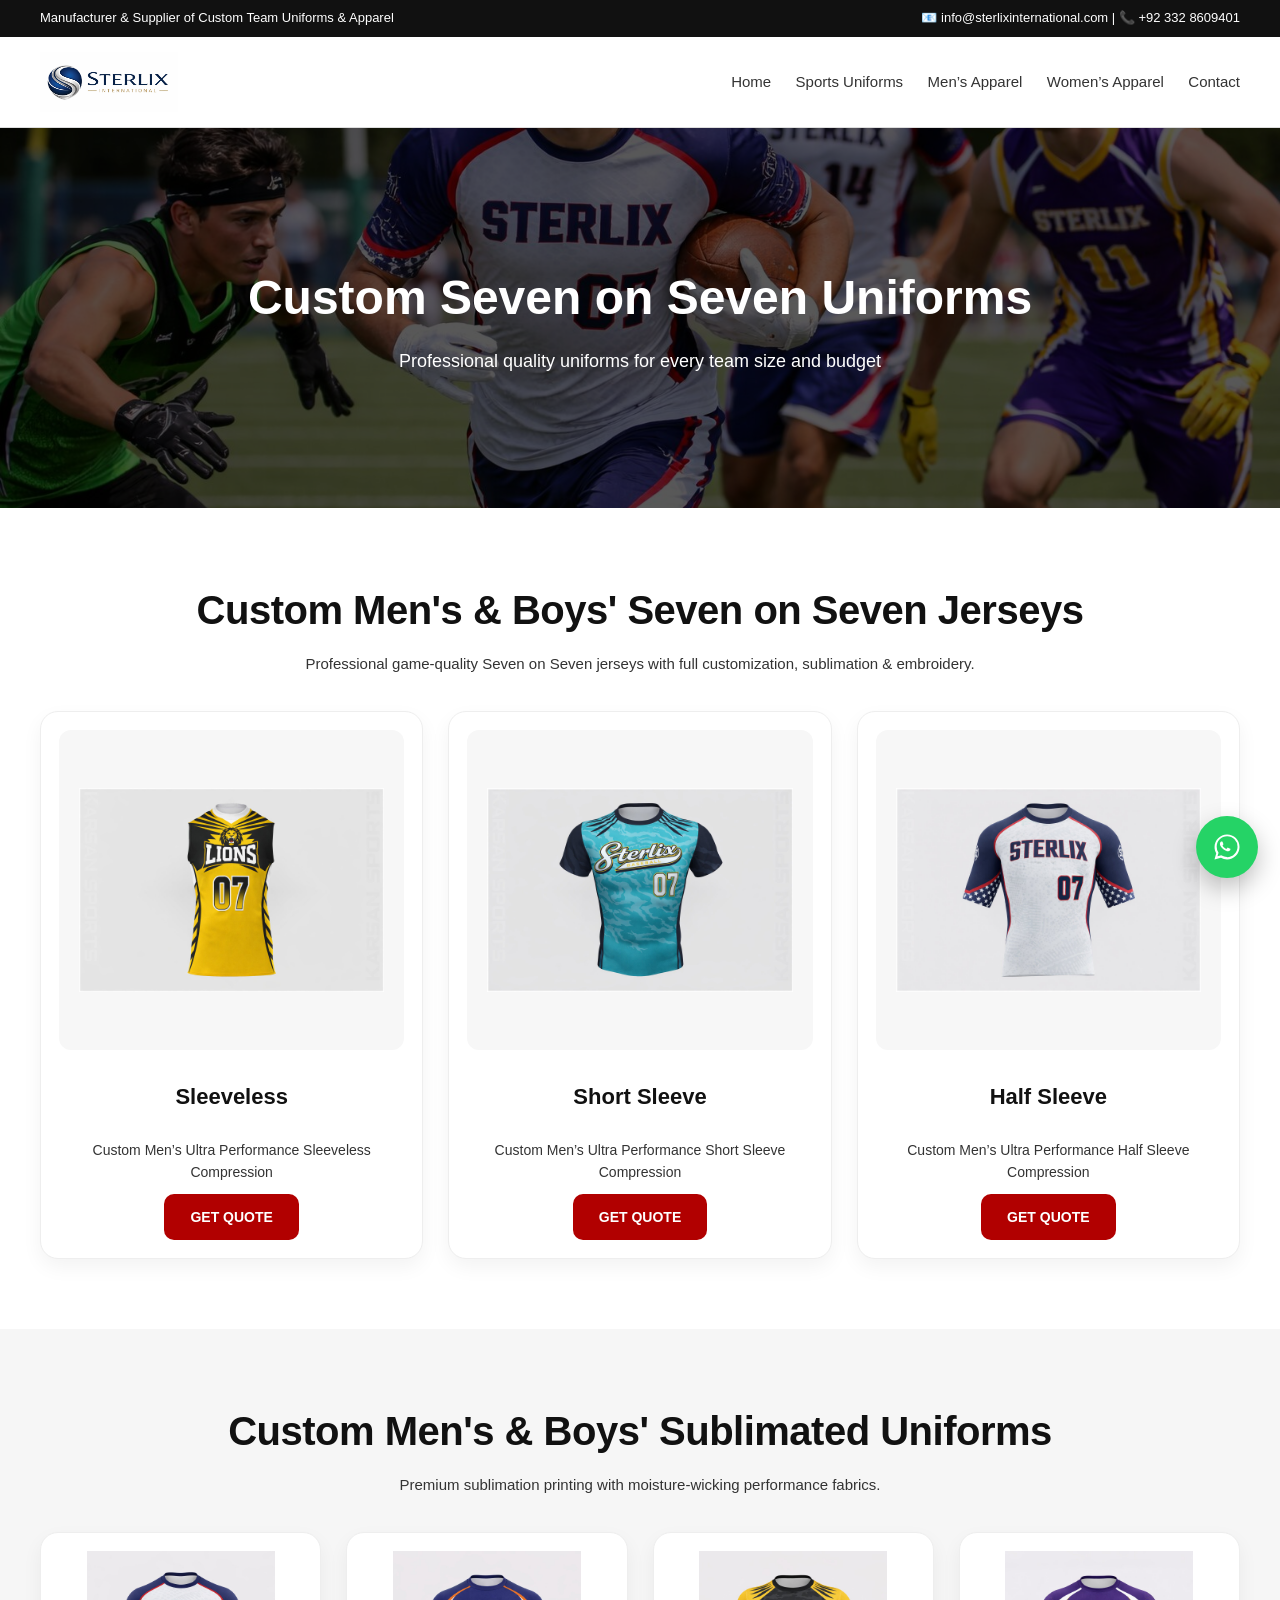
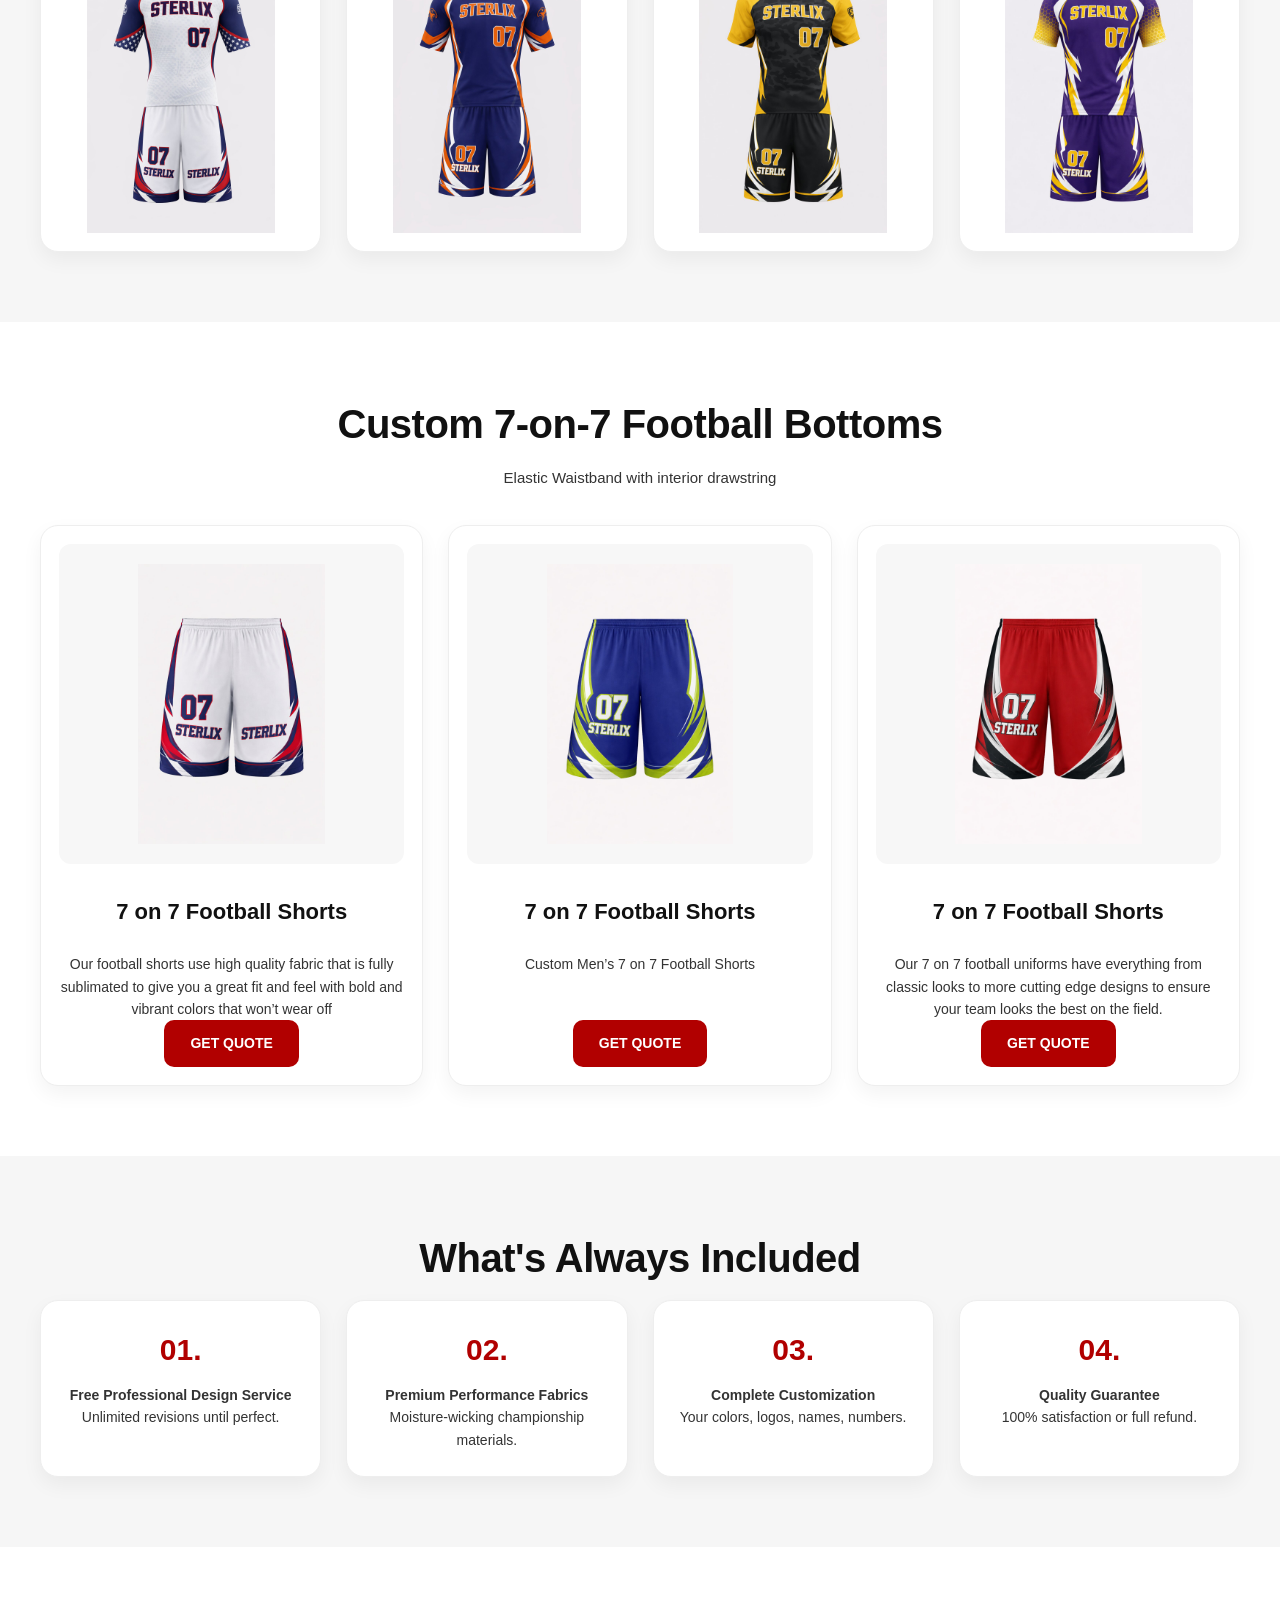
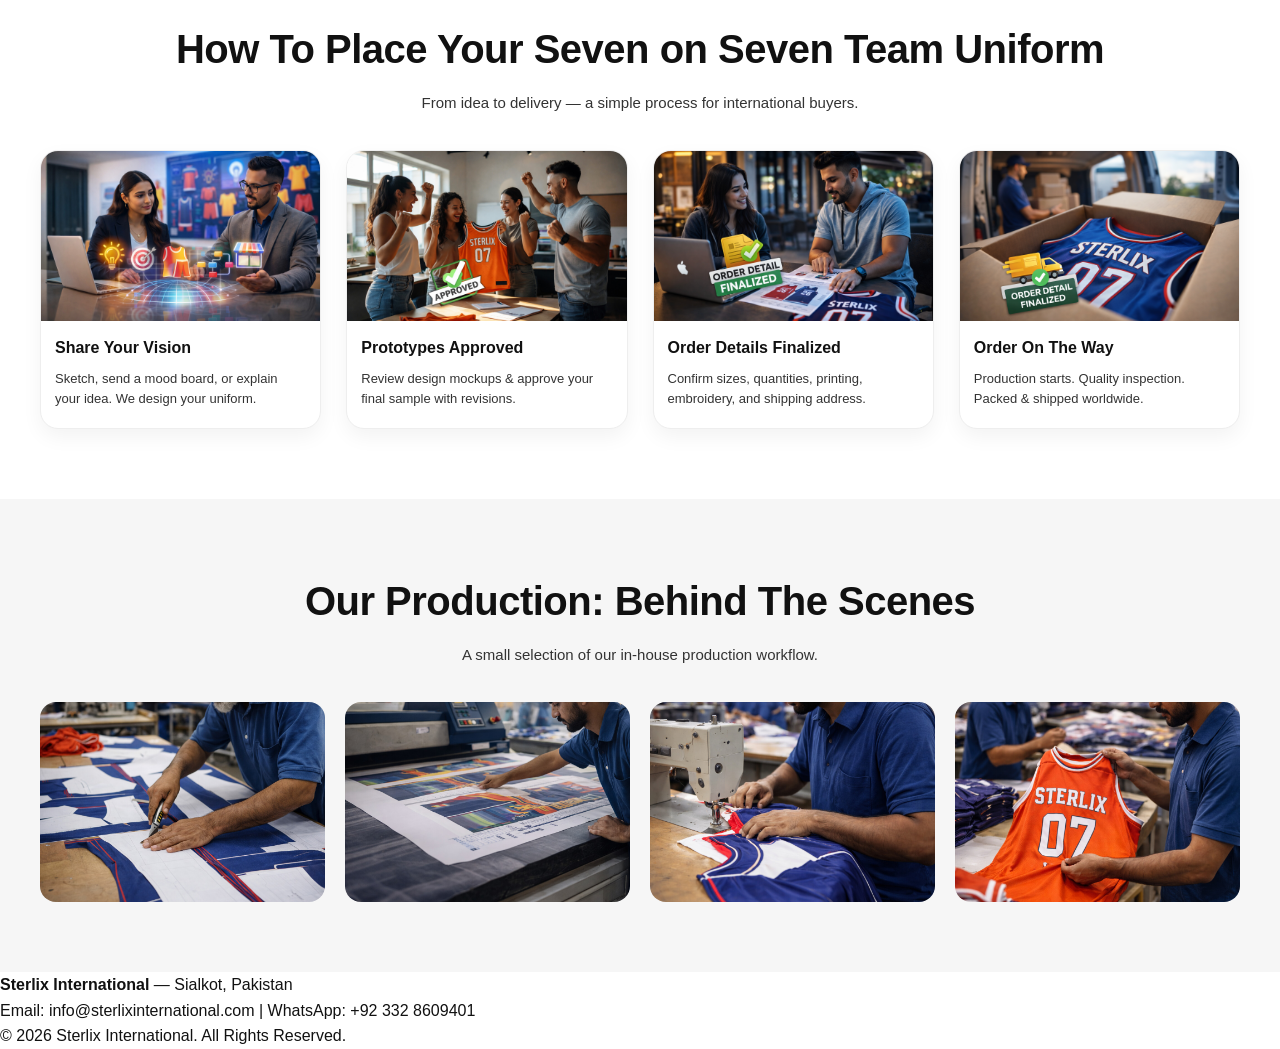
<file: sevenonseven.html>
<!DOCTYPE html>
<html lang="en">
<head>
  <meta charset="UTF-8" />
  <title>Custom Seven on Seven Uniforms | Sterlix International</title>
  <meta name="viewport" content="width=device-width, initial-scale=1.0" />
  <link rel="stylesheet" href="css/style.css" />
</head>
<body>

  <!-- TOP BAR -->
  <div class="top-bar">
    <span>Manufacturer & Supplier of Custom Team Uniforms & Apparel</span>
    <span>📧 info@sterlixinternational.com | 📞 +92 332 8609401</span>
  </div>

  <!-- HEADER -->
  <header class="main-header">
    <div class="logo">
      <img src="images/logo.png" alt="Sterlix International">
    </div>

    <nav>
      <a href="index.html">Home</a>
      <a href="index.html#sports">Sports Uniforms</a>
      <a href="#">Men’s Apparel</a>
      <a href="#">Women’s Apparel</a>
      <a href="index.html#contact">Contact</a>
    </nav>
  </header>

  <!-- HERO -->
  <section class="category-hero" style="background-image:url('images/Seven on Seven-hero.jpg')">
    <div class="category-overlay">
      <h1>Custom Seven on Seven Uniforms</h1>
      <p>Professional quality uniforms for every team size and budget</p>
    </div>
  </section>

  <!-- CATEGORY TYPES -->
  <section class="section">
    <h2>Custom Men's & Boys' Seven on Seven Jerseys</h2>
    <p class="section-desc">
      Professional game-quality Seven on Seven jerseys with full customization, sublimation & embroidery.
    </p>

    <div class="grid-3">

      <div class="category-card">
        <img src="images/sos-1.jpg" alt="Sleeveless">
        <h3>Sleeveless</h3>
        <p>Custom Men’s Ultra Performance Sleeveless Compression</p>
        <a href="quote.html">GET QUOTE</a>
      </div>

      <div class="category-card">
        <img src="images/sos-2.jpg" alt="Short Sleeve">
        <h3>Short Sleeve</h3>
        <p>Custom Men’s Ultra Performance Short Sleeve Compression</p>
        <a href="quote.html">GET QUOTE</a>
      </div>

      <div class="category-card">
        <img src="images/sos-3.jpg" alt="Half Sleeve">
        <h3>Half Sleeve</h3>
        <p>Custom Men’s Ultra Performance Half Sleeve Compression</p>
        <a href="quote.html">GET QUOTE</a>
      </div>

    </div>
  </section>

  <!-- MEN PRODUCTS -->
  <section class="section gray">
    <h2>Custom Men's & Boys' Sublimated Uniforms</h2>
    <p class="section-desc">
      Premium sublimation printing with moisture-wicking performance fabrics.
    </p>

    <div class="product-grid">
      <div class="product-card"><img src="images/men-sos-1.jpg" alt="Men Seven on Seven Uniform"></div>
      <div class="product-card"><img src="images/men-sos-2.jpg" alt="Men Seven on Seven Uniform"></div>
      <div class="product-card"><img src="images/men-sos-3.jpg" alt="Men Seven on Seven Uniform"></div>
      <div class="product-card"><img src="images/men-sos-4.jpg" alt="Men Seven on Seven Uniform"></div>
    </div>
  </section>

  <!-- WOMEN PRODUCTS (FIXED: Now same style as Men section) -->
  <section class="section">
    <h2>Custom 7-on-7 Football Bottoms</h2>
    <p class="section-desc">
      Elastic Waistband with interior drawstring
    </p>

    <div class="grid-3">

      <div class="category-card">
        <img src="images/soss-1.jpg" alt="7 on 7 Football Shorts">
        <h3>7 on 7 Football Shorts</h3>
        <p>Our football shorts use high quality fabric that is fully sublimated to give you a great fit and feel with bold and vibrant colors that won’t wear off</p>
        <a href="quote.html">GET QUOTE</a>
      </div>

      <div class="category-card">
        <img src="images/soss-2.jpg" alt="7 on 7 Football Shorts">
        <h3>7 on 7 Football Shorts</h3>
        <p>Custom Men’s 7 on 7 Football Shorts</p>
        <a href="quote.html">GET QUOTE</a>
      </div>

      <div class="category-card">
        <img src="images/soss-3.jpg" alt="7 on 7 Football Shorts">
        <h3>7 on 7 Football Shorts</h3>
        <p>Our 7 on 7 football uniforms have everything from classic looks to more cutting edge designs to ensure your team looks the best on the field.</p>
        <a href="quote.html">GET QUOTE</a>
      </div>

    </div>
  </section>

  <!-- INCLUDED -->
  <section class="section gray">
    <h2>What's Always Included</h2>

    <div class="included-grid">
      <div class="included-item">
        <h3>01.</h3>
        <p><b>Free Professional Design Service</b><br>Unlimited revisions until perfect.</p>
      </div>

      <div class="included-item">
        <h3>02.</h3>
        <p><b>Premium Performance Fabrics</b><br>Moisture-wicking championship materials.</p>
      </div>

      <div class="included-item">
        <h3>03.</h3>
        <p><b>Complete Customization</b><br>Your colors, logos, names, numbers.</p>
      </div>

      <div class="included-item">
        <h3>04.</h3>
        <p><b>Quality Guarantee</b><br>100% satisfaction or full refund.</p>
      </div>
    </div>
  </section>

  <!-- ORDER PROCESS -->
  <section class="section">
    <h2>How To Place Your Seven on Seven Team Uniform</h2>
    <p class="section-desc">
      From idea to delivery — a simple process for international buyers.
    </p>

    <div class="order-grid">
      <div class="order-step">
        <img src="images/process-1.jpg" alt="Share Your Vision">
        <h4>Share Your Vision</h4>
        <p>Sketch, send a mood board, or explain your idea. We design your uniform.</p>
      </div>

      <div class="order-step">
        <img src="images/process-2.jpg" alt="Prototypes Approved">
        <h4>Prototypes Approved</h4>
        <p>Review design mockups & approve your final sample with revisions.</p>
      </div>

      <div class="order-step">
        <img src="images/process-3.jpg" alt="Order Finalized">
        <h4>Order Details Finalized</h4>
        <p>Confirm sizes, quantities, printing, embroidery, and shipping address.</p>
      </div>

      <div class="order-step">
        <img src="images/process-4.jpg" alt="Delivery">
        <h4>Order On The Way</h4>
        <p>Production starts. Quality inspection. Packed & shipped worldwide.</p>
      </div>
    </div>
  </section>

  <!-- PRODUCTION -->
  <section class="section gray">
    <h2>Our Production: Behind The Scenes</h2>
    <p class="section-desc">
      A small selection of our in-house production workflow.
    </p>

    <div class="production-grid">
      <img src="images/prod-1.jpg" alt="Production">
      <img src="images/prod-2.jpg" alt="Sublimation">
      <img src="images/prod-3.jpg" alt="Stitching">
      <img src="images/prod-4.jpg" alt="Quality Check">
    </div>
  </section>

  <!-- FOOTER -->
  <footer>
    <p><strong>Sterlix International</strong> — Sialkot, Pakistan</p>
    <p>Email: info@sterlixinternational.com | WhatsApp: +92 332 8609401</p>
    <p>© <span id="year"></span> Sterlix International. All Rights Reserved.</p>
  </footer>

  <script>
    document.getElementById("year").textContent = new Date().getFullYear();
  </script>
<!-- WHATSAPP FLOATING BUTTON -->
<a href="https://wa.me/923328609401?text=Hello%20Sterlix%20International!%20I%20want%20a%20quote%20for%20custom%20uniforms."
   class="whatsapp-float"
   target="_blank"
   aria-label="Chat With Us on WhatsApp">

  <span class="wa-tooltip">Chat With Us</span>

  <!-- WhatsApp Icon -->
  <svg xmlns="http://www.w3.org/2000/svg" viewBox="0 0 32 32" fill="white">
    <path d="M19.11 17.59c-.28-.14-1.64-.81-1.9-.9-.25-.09-.44-.14-.62.14-.18.28-.71.9-.87 1.09-.16.18-.32.21-.6.07-.28-.14-1.17-.43-2.23-1.38-.82-.73-1.38-1.64-1.54-1.92-.16-.28-.02-.43.12-.57.12-.12.28-.32.41-.48.14-.16.18-.28.28-.46.09-.18.05-.35-.02-.48-.07-.14-.62-1.5-.85-2.05-.22-.53-.45-.46-.62-.47h-.53c-.18 0-.48.07-.73.35-.25.28-.96.94-.96 2.3 0 1.36.99 2.67 1.13 2.85.14.18 1.95 2.98 4.72 4.18.66.29 1.18.46 1.58.59.66.21 1.26.18 1.73.11.53-.08 1.64-.67 1.87-1.32.23-.65.23-1.21.16-1.32-.07-.11-.25-.18-.53-.32z"/>
    <path d="M16.03 2.67c-7.34 0-13.31 5.97-13.31 13.31 0 2.35.62 4.64 1.79 6.66L2.67 29.33l6.85-1.79a13.26 13.26 0 006.51 1.71h.01c7.34 0 13.31-5.97 13.31-13.31 0-3.56-1.39-6.91-3.91-9.43a13.22 13.22 0 00-9.41-3.84zm0 24.02h-.01a11.1 11.1 0 01-5.66-1.56l-.4-.24-4.06 1.06 1.08-3.95-.26-.41a11.07 11.07 0 01-1.71-5.91c0-6.13 4.99-11.12 11.12-11.12 2.97 0 5.76 1.16 7.86 3.26a11.04 11.04 0 013.26 7.86c0 6.13-4.99 11.12-11.12 11.12z"/>
  </svg>


<script>
  // Mobile tap tooltip for WhatsApp button
  const waBtn = document.querySelector(".whatsapp-float");

  waBtn.addEventListener("click", function (e) {
    // On mobile: first tap shows tooltip, second tap opens WhatsApp
    if (window.innerWidth <= 600 && !waBtn.classList.contains("active")) {
      e.preventDefault();
      waBtn.classList.add("active");

      // Auto hide after 2 seconds
      setTimeout(() => {
        waBtn.classList.remove("active");
      }, 2000);
    }
  });
</script>
  </a>
</body>
</html>
</file>
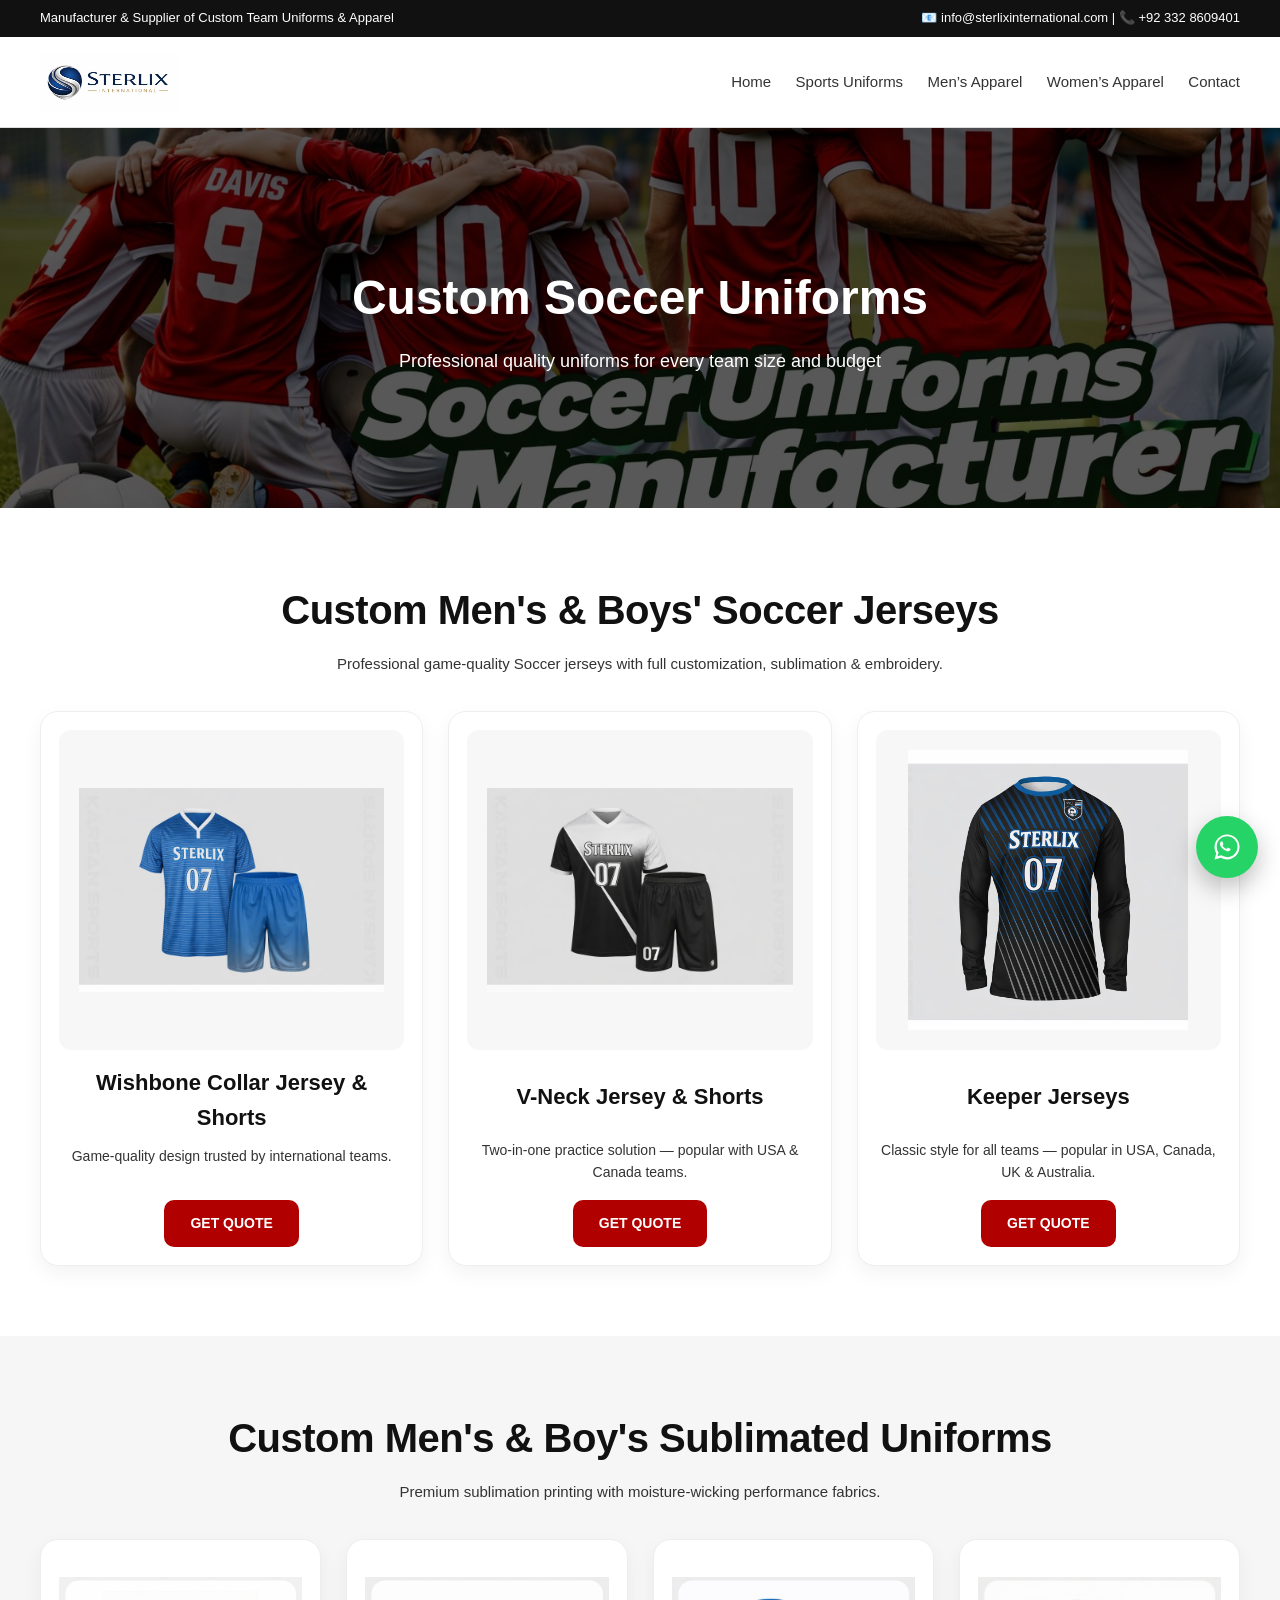
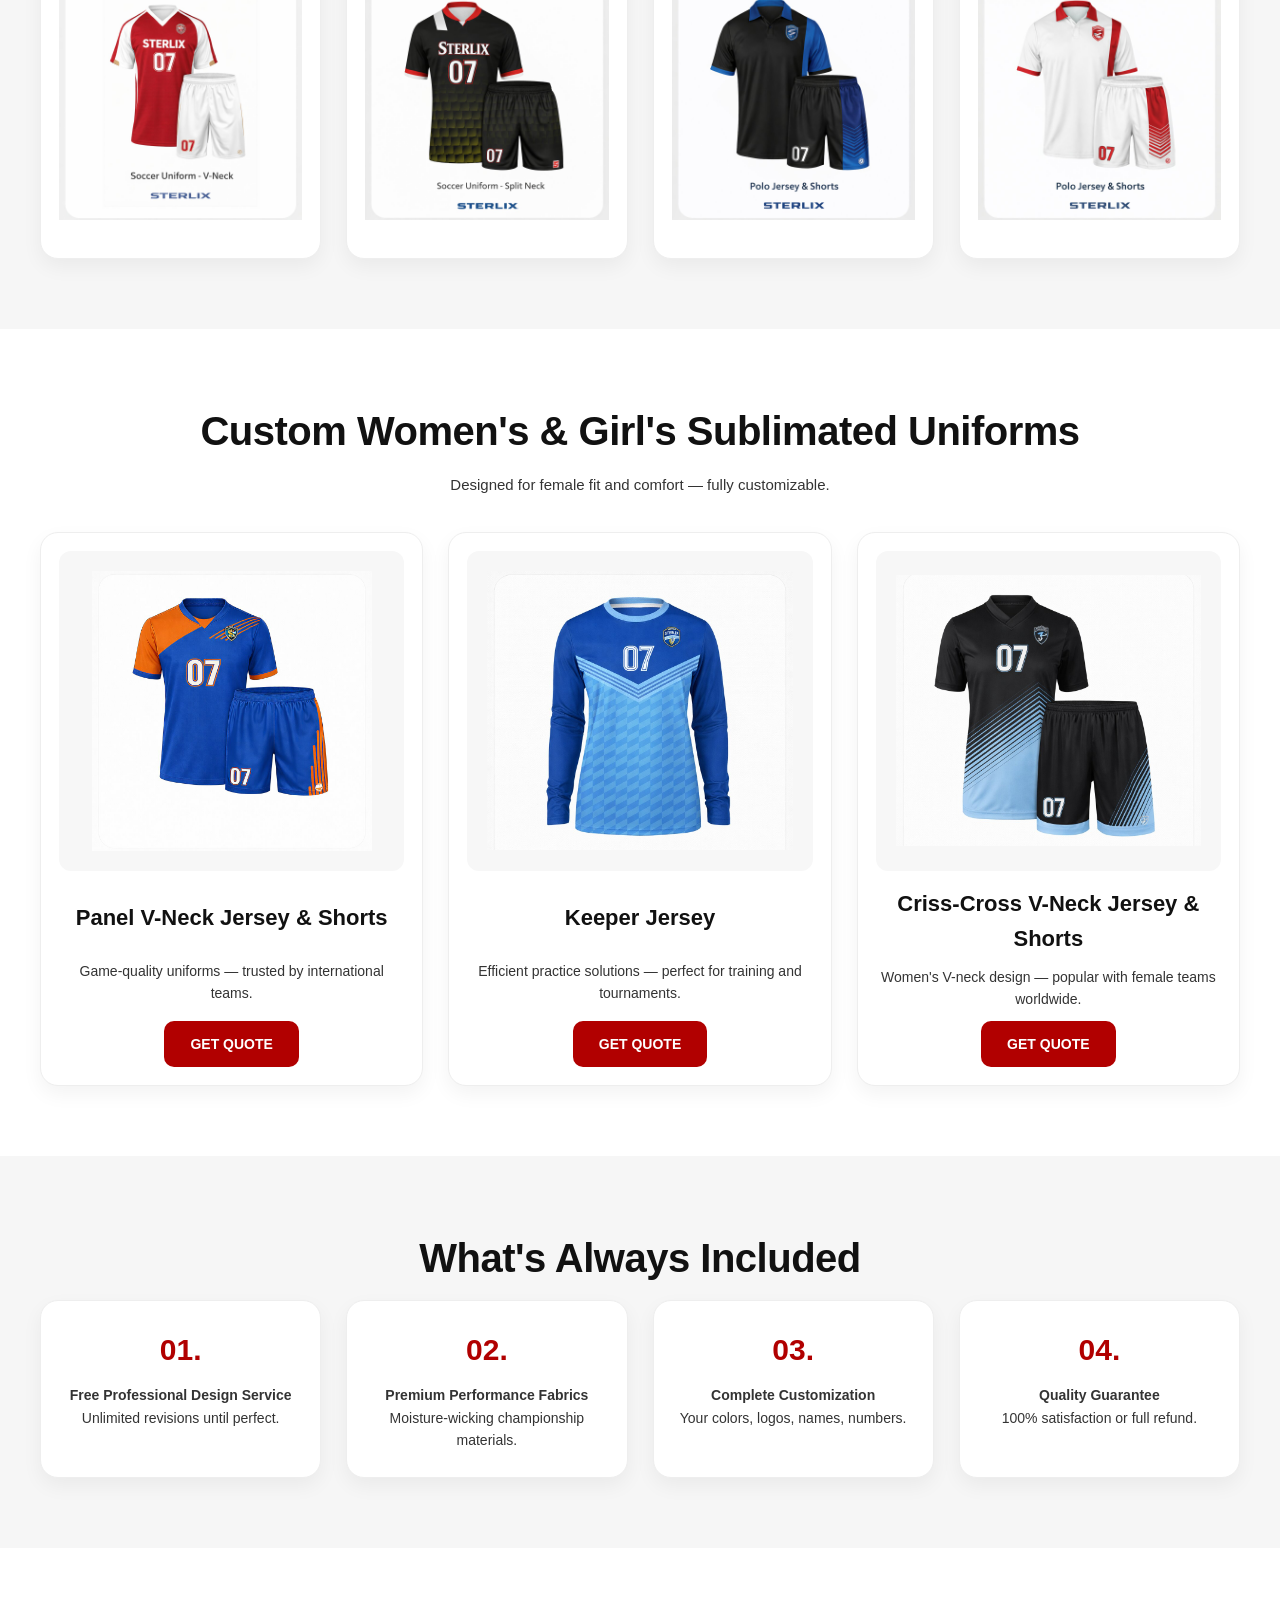
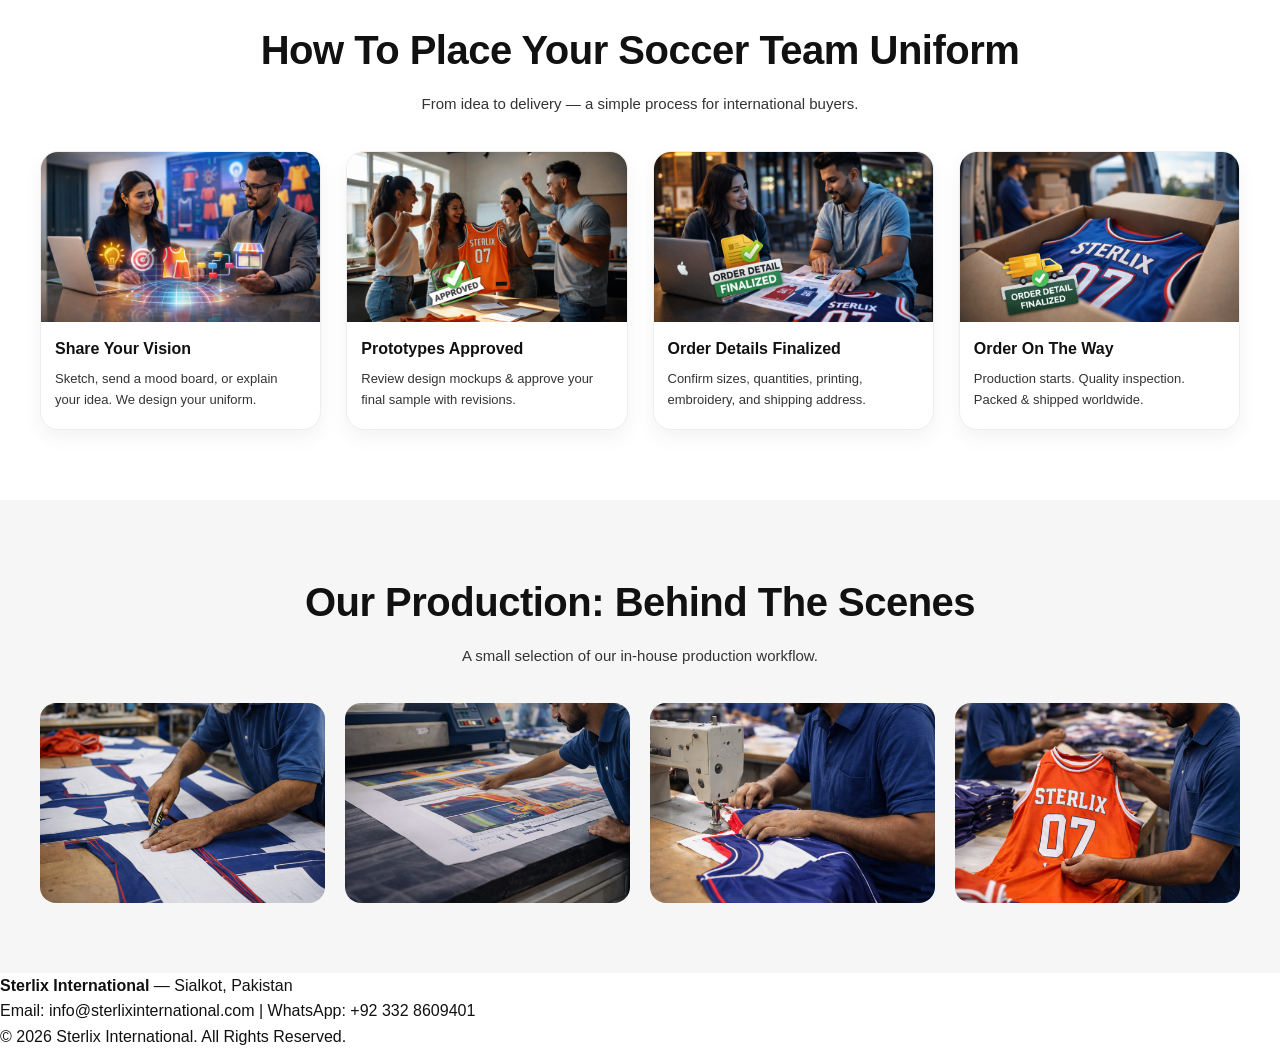
<file: soccer.html>
<!DOCTYPE html>
<html lang="en">
<head>
  <meta charset="UTF-8" />
  <title>Custom Soccer Uniforms | Sterlix International</title>
  <meta name="viewport" content="width=device-width, initial-scale=1.0" />
  <link rel="stylesheet" href="css/style.css" />
</head>
<body>

  <!-- TOP BAR -->
  <div class="top-bar">
    <span>Manufacturer & Supplier of Custom Team Uniforms & Apparel</span>
    <span>📧 info@sterlixinternational.com | 📞 +92 332 8609401</span>
  </div>

  <!-- HEADER -->
  <header class="main-header">
    <div class="logo">
      <img src="images/logo.png" alt="Sterlix International">
    </div>

    <nav>
      <a href="index.html">Home</a>
      <a href="index.html#sports">Sports Uniforms</a>
      <a href="#">Men’s Apparel</a>
      <a href="#">Women’s Apparel</a>
      <a href="index.html#contact">Contact</a>
    </nav>
  </header>

  <!-- HERO -->
  <section class="category-hero" style="background-image:url('images/Soccer-hero.jpg')">
    <div class="category-overlay">
      <h1>Custom Soccer Uniforms</h1>
      <p>Professional quality uniforms for every team size and budget</p>
    </div>
  </section>

  <!-- CATEGORY TYPES -->
  <section class="section">
    <h2>Custom Men's & Boys' Soccer Jerseys</h2>
    <p class="section-desc">
      Professional game-quality Soccer jerseys with full customization, sublimation & embroidery.
    </p>

    <div class="grid-3">

      <div class="category-card">
        <img src="images/bb-sc-1.jpg" alt="Wishbone Collar Jersey & Shorts">
        <h3>Wishbone Collar Jersey & Shorts</h3>
        <p>Game-quality design trusted by international teams.</p>
        <a href="quote.html">GET QUOTE</a>
      </div>

      <div class="category-card">
        <img src="images/bb-sc-2.jpg" alt="V-Neck Jersey & Shorts">
        <h3>V-Neck Jersey & Shorts</h3>
        <p>Two-in-one practice solution — popular with USA & Canada teams.</p>
        <a href="quote.html">GET QUOTE</a>
      </div>

      <div class="category-card">
        <img src="images/bb-sc-3.jpg" alt="Keeper Jerseys">
        <h3>Keeper Jerseys</h3>
        <p>Classic style for all teams — popular in USA, Canada, UK & Australia.</p>
        <a href="quote.html">GET QUOTE</a>
      </div>

    </div>
  </section>

  <!-- MEN PRODUCTS -->
  <section class="section gray">
    <h2>Custom Men's & Boy's Sublimated Uniforms</h2>
    <p class="section-desc">
      Premium sublimation printing with moisture-wicking performance fabrics.
    </p>

    <div class="product-grid">
      <div class="product-card"><img src="images/men-sc-1.jpg" alt="Men Soccer Uniform"></div>
      <div class="product-card"><img src="images/men-sc-2.jpg" alt="Men Soccer Uniform"></div>
      <div class="product-card"><img src="images/men-sc-3.jpg" alt="Men Soccer Uniform"></div>
      <div class="product-card"><img src="images/men-sc-4.jpg" alt="Men Soccer Uniform"></div>
    </div>
  </section>

  <!-- WOMEN PRODUCTS (FIXED: Now same style as Men section) -->
  <section class="section">
    <h2>Custom Women's & Girl's Sublimated Uniforms</h2>
    <p class="section-desc">
      Designed for female fit and comfort — fully customizable.
    </p>

    <div class="grid-3">

      <div class="category-card">
        <img src="images/women-sc-1.jpg" alt="Women Soccer Uniform">
        <h3>Panel V-Neck Jersey & Shorts</h3>
        <p>Game-quality uniforms — trusted by international teams.</p>
        <a href="quote.html">GET QUOTE</a>
      </div>

      <div class="category-card">
        <img src="images/women-sc-2.jpg" alt="Women Soccer Uniform">
        <h3>Keeper Jersey</h3>
        <p>Efficient practice solutions — perfect for training and tournaments.</p>
        <a href="quote.html">GET QUOTE</a>
      </div>

      <div class="category-card">
        <img src="images/women-sc-3.jpg" alt="Women Soccer Uniform">
        <h3>Criss-Cross V-Neck Jersey & Shorts</h3>
        <p>Women's V-neck design — popular with female teams worldwide.</p>
        <a href="quote.html">GET QUOTE</a>
      </div>

    </div>
  </section>

  <!-- INCLUDED -->
  <section class="section gray">
    <h2>What's Always Included</h2>

    <div class="included-grid">
      <div class="included-item">
        <h3>01.</h3>
        <p><b>Free Professional Design Service</b><br>Unlimited revisions until perfect.</p>
      </div>

      <div class="included-item">
        <h3>02.</h3>
        <p><b>Premium Performance Fabrics</b><br>Moisture-wicking championship materials.</p>
      </div>

      <div class="included-item">
        <h3>03.</h3>
        <p><b>Complete Customization</b><br>Your colors, logos, names, numbers.</p>
      </div>

      <div class="included-item">
        <h3>04.</h3>
        <p><b>Quality Guarantee</b><br>100% satisfaction or full refund.</p>
      </div>
    </div>
  </section>

  <!-- ORDER PROCESS -->
  <section class="section">
    <h2>How To Place Your Soccer Team Uniform</h2>
    <p class="section-desc">
      From idea to delivery — a simple process for international buyers.
    </p>

    <div class="order-grid">
      <div class="order-step">
        <img src="images/process-1.jpg" alt="Share Your Vision">
        <h4>Share Your Vision</h4>
        <p>Sketch, send a mood board, or explain your idea. We design your uniform.</p>
      </div>

      <div class="order-step">
        <img src="images/process-2.jpg" alt="Prototypes Approved">
        <h4>Prototypes Approved</h4>
        <p>Review design mockups & approve your final sample with revisions.</p>
      </div>

      <div class="order-step">
        <img src="images/process-3.jpg" alt="Order Finalized">
        <h4>Order Details Finalized</h4>
        <p>Confirm sizes, quantities, printing, embroidery, and shipping address.</p>
      </div>

      <div class="order-step">
        <img src="images/process-4.jpg" alt="Delivery">
        <h4>Order On The Way</h4>
        <p>Production starts. Quality inspection. Packed & shipped worldwide.</p>
      </div>
    </div>
  </section>

  <!-- PRODUCTION -->
  <section class="section gray">
    <h2>Our Production: Behind The Scenes</h2>
    <p class="section-desc">
      A small selection of our in-house production workflow.
    </p>

    <div class="production-grid">
      <img src="images/prod-1.jpg" alt="Production">
      <img src="images/prod-2.jpg" alt="Sublimation">
      <img src="images/prod-3.jpg" alt="Stitching">
      <img src="images/prod-4.jpg" alt="Quality Check">
    </div>
  </section>

  <!-- FOOTER -->
  <footer>
    <p><strong>Sterlix International</strong> — Sialkot, Pakistan</p>
    <p>Email: info@sterlixinternational.com | WhatsApp: +92 332 8609401</p>
    <p>© <span id="year"></span> Sterlix International. All Rights Reserved.</p>
  </footer>

  <script>
    document.getElementById("year").textContent = new Date().getFullYear();
  </script>
<!-- WHATSAPP FLOATING BUTTON -->
<a href="https://wa.me/923328609401?text=Hello%20Sterlix%20International!%20I%20want%20a%20quote%20for%20custom%20uniforms."
   class="whatsapp-float"
   target="_blank"
   aria-label="Chat With Us on WhatsApp">

  <span class="wa-tooltip">Chat With Us</span>

  <!-- WhatsApp Icon -->
  <svg xmlns="http://www.w3.org/2000/svg" viewBox="0 0 32 32" fill="white">
    <path d="M19.11 17.59c-.28-.14-1.64-.81-1.9-.9-.25-.09-.44-.14-.62.14-.18.28-.71.9-.87 1.09-.16.18-.32.21-.6.07-.28-.14-1.17-.43-2.23-1.38-.82-.73-1.38-1.64-1.54-1.92-.16-.28-.02-.43.12-.57.12-.12.28-.32.41-.48.14-.16.18-.28.28-.46.09-.18.05-.35-.02-.48-.07-.14-.62-1.5-.85-2.05-.22-.53-.45-.46-.62-.47h-.53c-.18 0-.48.07-.73.35-.25.28-.96.94-.96 2.3 0 1.36.99 2.67 1.13 2.85.14.18 1.95 2.98 4.72 4.18.66.29 1.18.46 1.58.59.66.21 1.26.18 1.73.11.53-.08 1.64-.67 1.87-1.32.23-.65.23-1.21.16-1.32-.07-.11-.25-.18-.53-.32z"/>
    <path d="M16.03 2.67c-7.34 0-13.31 5.97-13.31 13.31 0 2.35.62 4.64 1.79 6.66L2.67 29.33l6.85-1.79a13.26 13.26 0 006.51 1.71h.01c7.34 0 13.31-5.97 13.31-13.31 0-3.56-1.39-6.91-3.91-9.43a13.22 13.22 0 00-9.41-3.84zm0 24.02h-.01a11.1 11.1 0 01-5.66-1.56l-.4-.24-4.06 1.06 1.08-3.95-.26-.41a11.07 11.07 0 01-1.71-5.91c0-6.13 4.99-11.12 11.12-11.12 2.97 0 5.76 1.16 7.86 3.26a11.04 11.04 0 013.26 7.86c0 6.13-4.99 11.12-11.12 11.12z"/>
  </svg>


<script>
  // Mobile tap tooltip for WhatsApp button
  const waBtn = document.querySelector(".whatsapp-float");

  waBtn.addEventListener("click", function (e) {
    // On mobile: first tap shows tooltip, second tap opens WhatsApp
    if (window.innerWidth <= 600 && !waBtn.classList.contains("active")) {
      e.preventDefault();
      waBtn.classList.add("active");

      // Auto hide after 2 seconds
      setTimeout(() => {
        waBtn.classList.remove("active");
      }, 2000);
    }
  });
</script>
  </a>
</body>
</html>
</file>
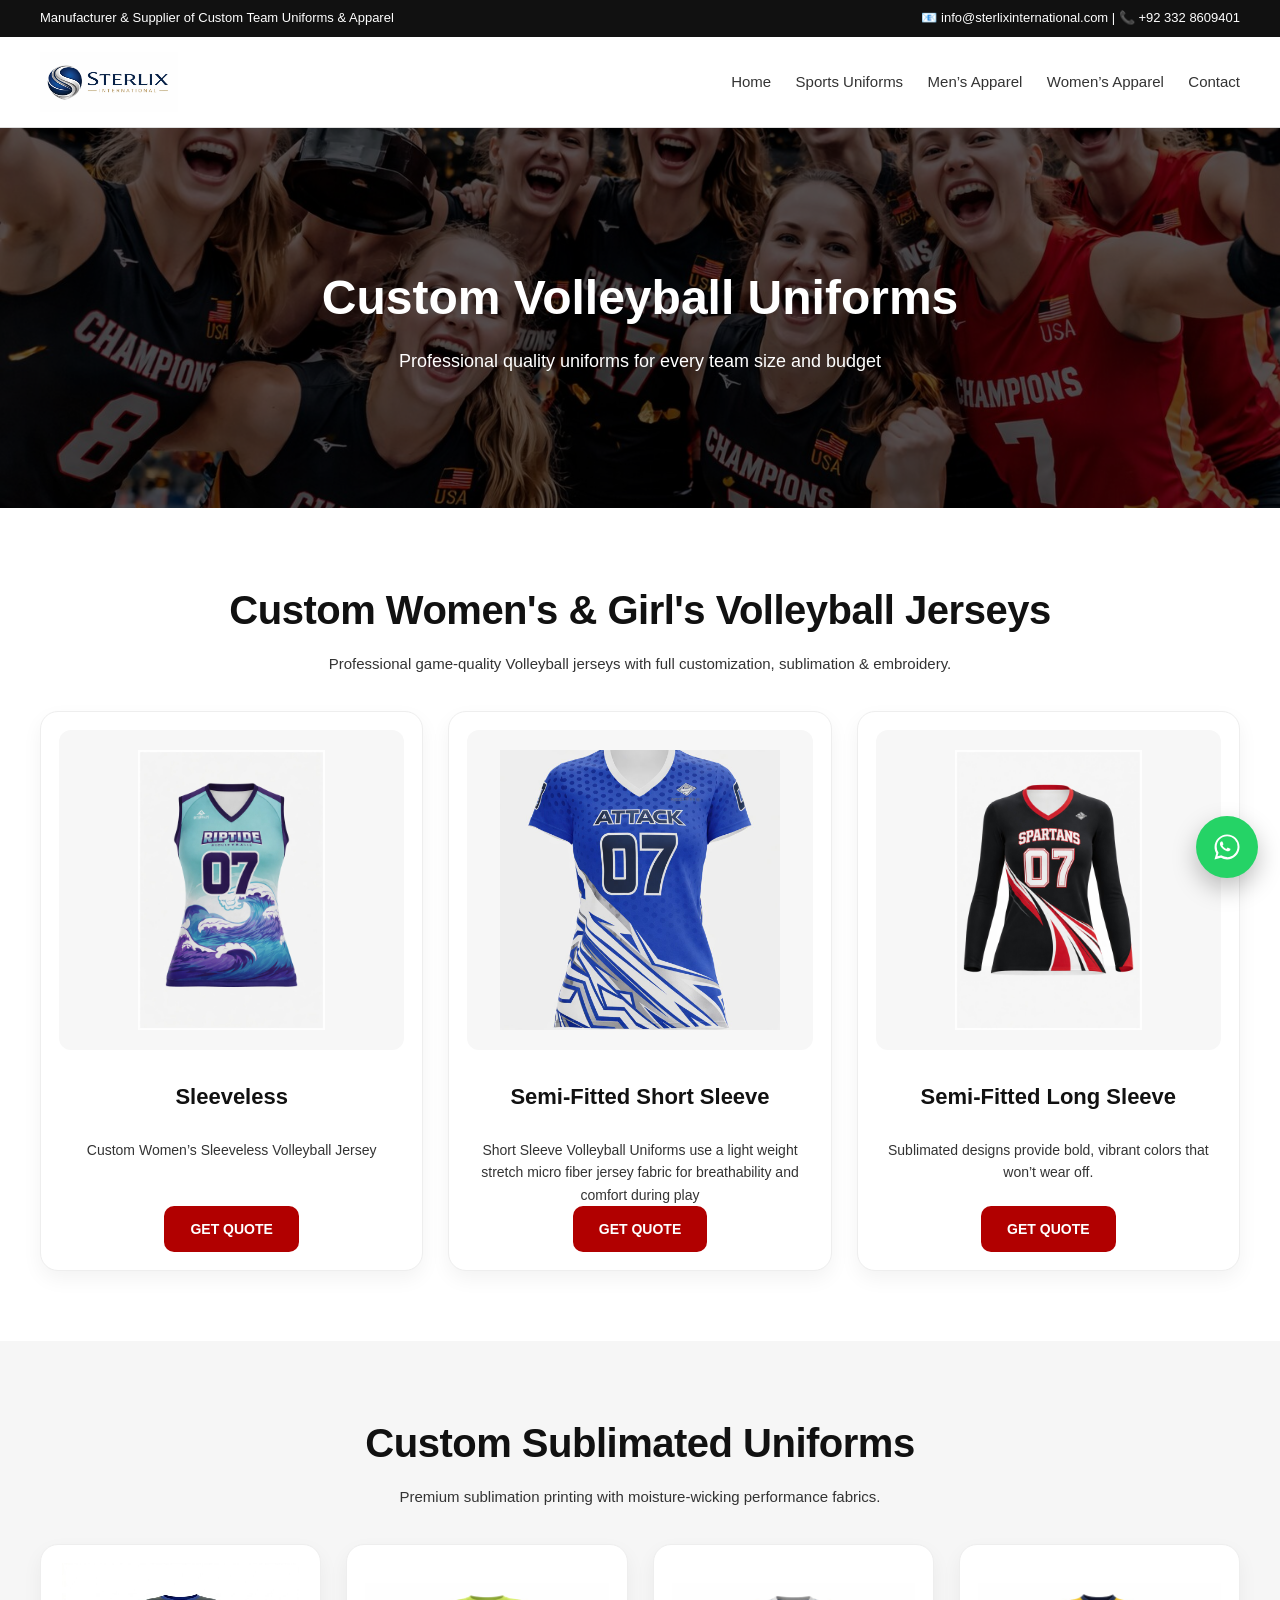
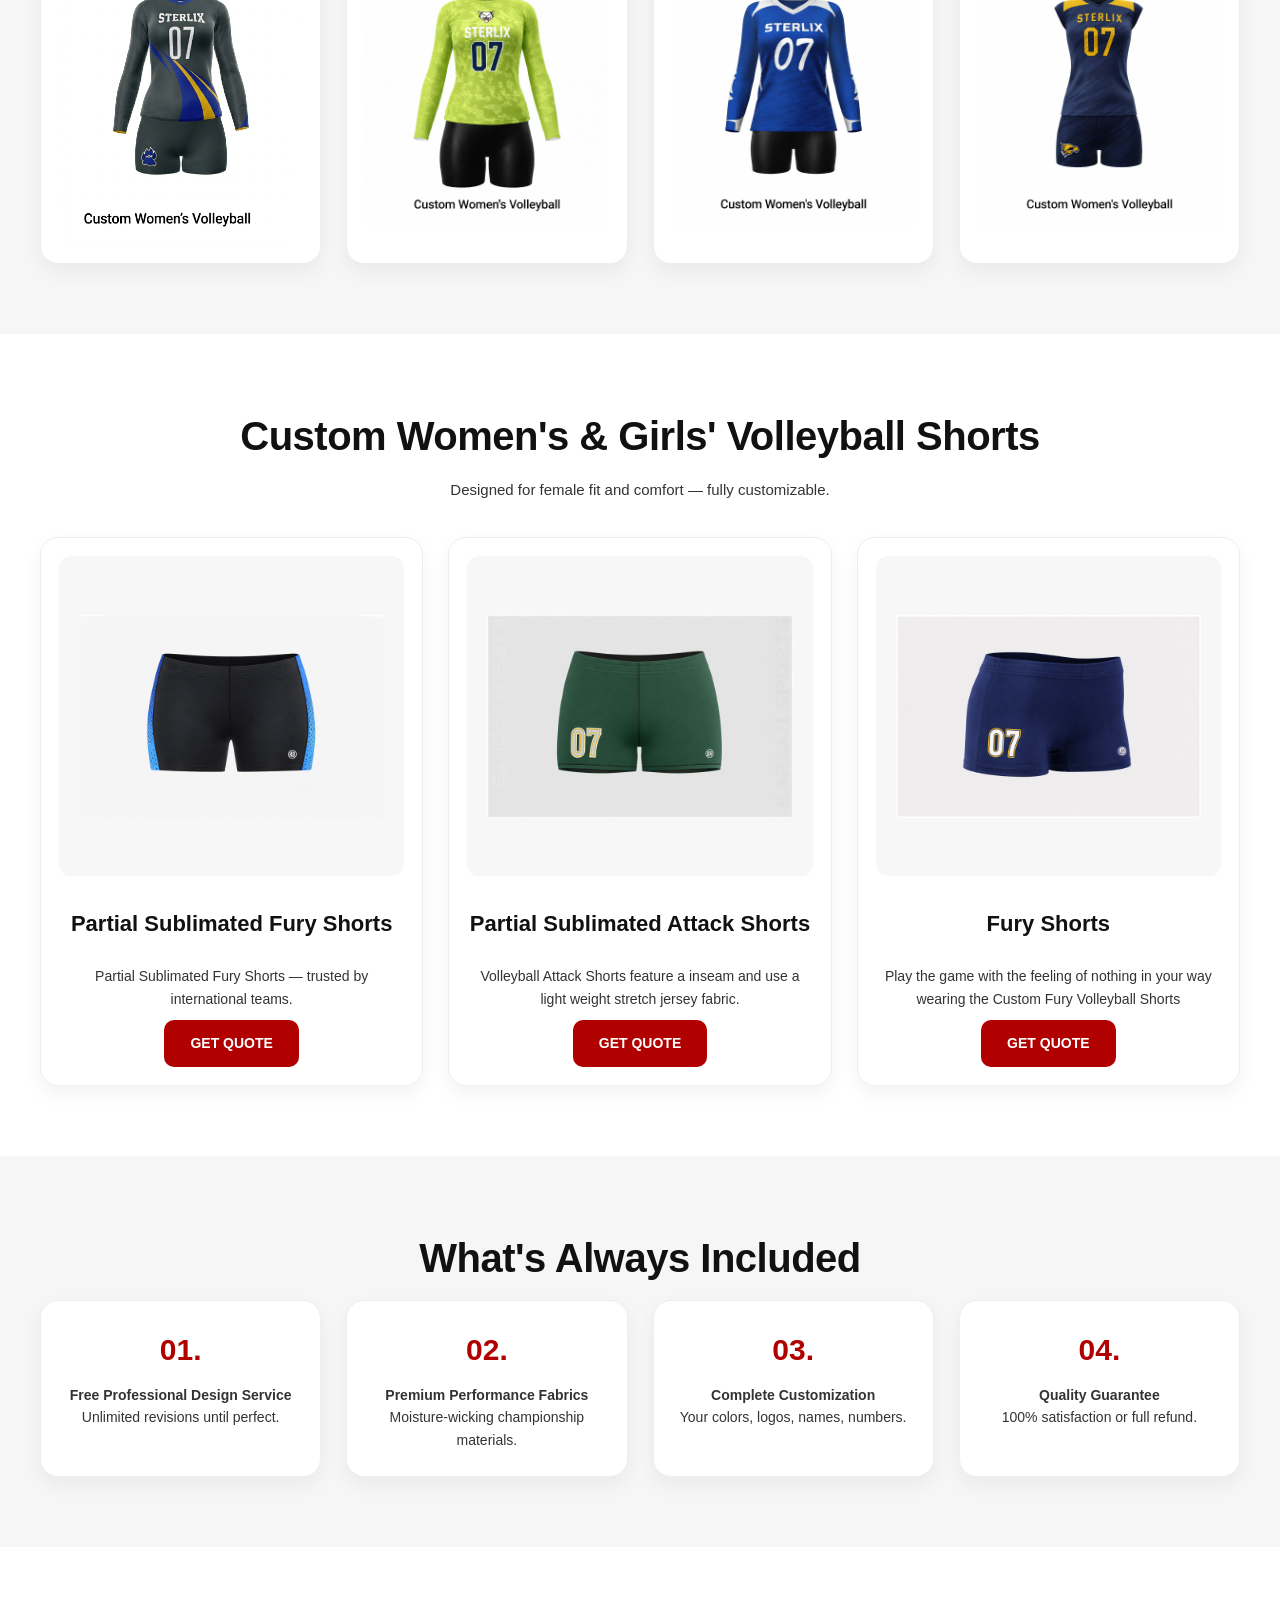
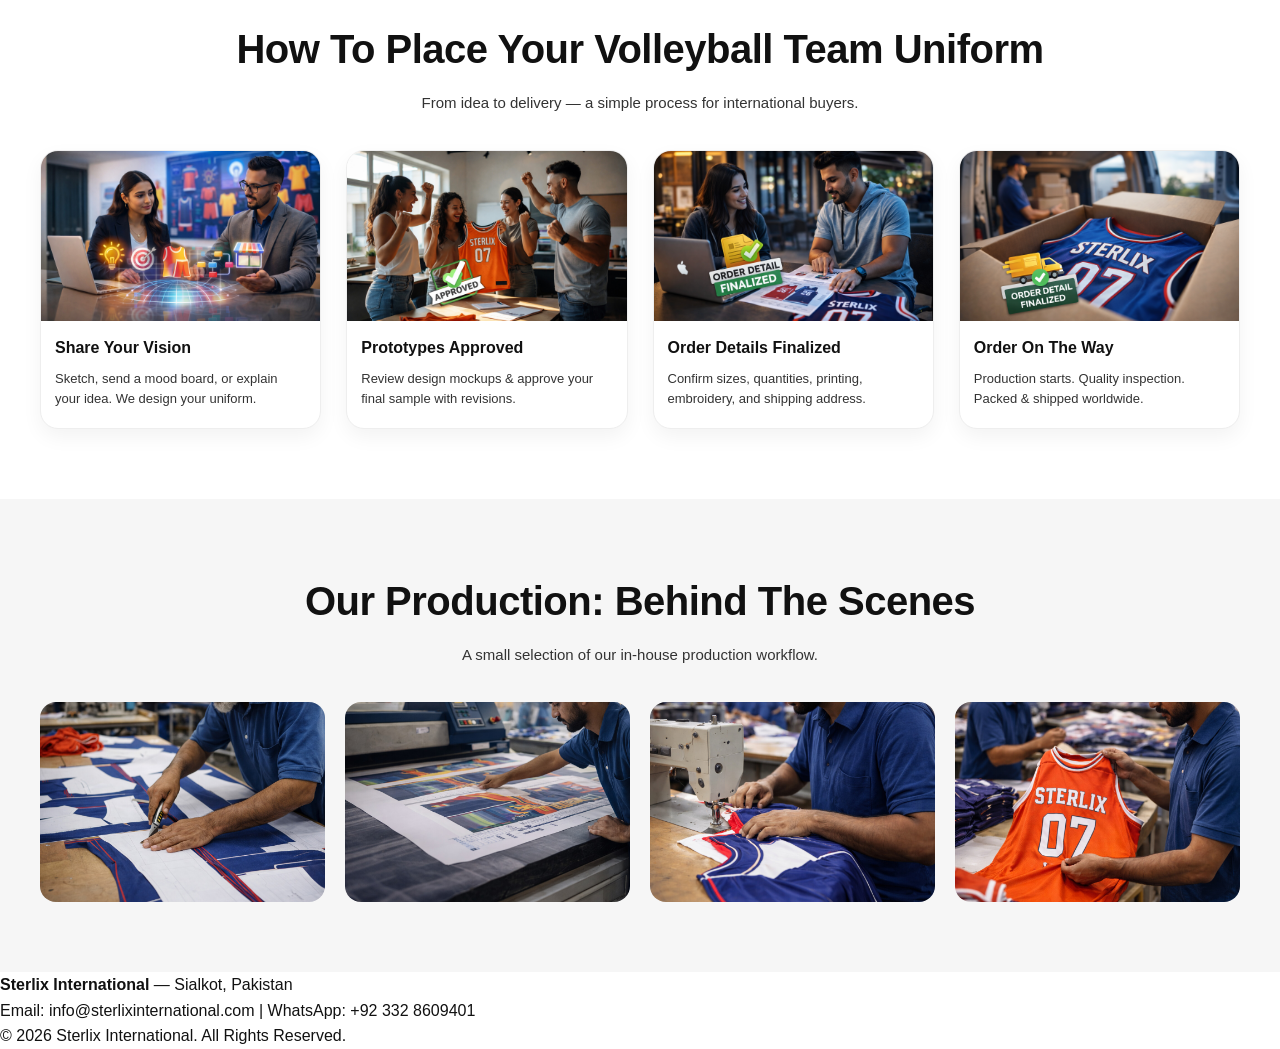
<file: volleyball.html>
<!DOCTYPE html>
<html lang="en">
<head>
  <meta charset="UTF-8" />
  <title>Custom Volleyball Uniforms | Sterlix International</title>
  <meta name="viewport" content="width=device-width, initial-scale=1.0" />
  <link rel="stylesheet" href="css/style.css" />
</head>
<body>

  <!-- TOP BAR -->
  <div class="top-bar">
    <span>Manufacturer & Supplier of Custom Team Uniforms & Apparel</span>
    <span>📧 info@sterlixinternational.com | 📞 +92 332 8609401</span>
  </div>

  <!-- HEADER -->
  <header class="main-header">
    <div class="logo">
      <img src="images/logo.png" alt="Sterlix International">
    </div>

    <nav>
      <a href="index.html">Home</a>
      <a href="index.html#sports">Sports Uniforms</a>
      <a href="#">Men’s Apparel</a>
      <a href="#">Women’s Apparel</a>
      <a href="index.html#contact">Contact</a>
    </nav>
  </header>

  <!-- HERO -->
  <section class="category-hero" style="background-image:url('images/Volleyball-hero.jpg')">
    <div class="category-overlay">
      <h1>Custom Volleyball Uniforms</h1>
      <p>Professional quality uniforms for every team size and budget</p>
    </div>
  </section>

  <!-- CATEGORY TYPES -->
  <section class="section">
    <h2>Custom Women's & Girl's Volleyball Jerseys</h2>
    <p class="section-desc">
      Professional game-quality Volleyball jerseys with full customization, sublimation & embroidery.
    </p>

    <div class="grid-3">

      <div class="category-card">
        <img src="images/vbb-1.jpg" alt="Sleeveless">
        <h3>Sleeveless</h3>
        <p>Custom Women’s Sleeveless Volleyball Jersey</p>
        <a href="quote.html">GET QUOTE</a>
      </div>

      <div class="category-card">
        <img src="images/vbb-2.jpg" alt="Semi-Fitted Short Sleeve">
        <h3>Semi-Fitted Short Sleeve</h3>
        <p>Short Sleeve Volleyball Uniforms use a light weight stretch micro fiber jersey fabric for breathability and comfort during play</p>
        <a href="quote.html">GET QUOTE</a>
      </div>

      <div class="category-card">
        <img src="images/vbb-3.jpg" alt="Semi-Fitted Long Sleeve">
        <h3>Semi-Fitted Long Sleeve</h3>
        <p>Sublimated designs provide bold, vibrant colors that won’t wear off.</p>
        <a href="quote.html">GET QUOTE</a>
      </div>

    </div>
  </section>

  <!-- MEN PRODUCTS -->
  <section class="section gray">
    <h2>Custom Sublimated Uniforms</h2>
    <p class="section-desc">
      Premium sublimation printing with moisture-wicking performance fabrics.
    </p>

    <div class="product-grid">
      <div class="product-card"><img src="images/vb-1.jpg" alt="Women Volleyball Uniform"></div>
      <div class="product-card"><img src="images/vb-2.jpg" alt="Women Volleyball Uniform"></div>
      <div class="product-card"><img src="images/vb-3.jpg" alt="Women Volleyball Uniform"></div>
      <div class="product-card"><img src="images/vb-4.jpg" alt="Women Volleyball Uniform"></div>
    </div>
  </section>

  <!-- WOMEN PRODUCTS (FIXED: Now same style as Men section) -->
  <section class="section">
    <h2>Custom Women's & Girls' Volleyball Shorts</h2>
    <p class="section-desc">
      Designed for female fit and comfort — fully customizable.
    </p>

    <div class="grid-3">

      <div class="category-card">
        <img src="images/women-vb-1.jpg" alt="Women Volleyball Uniform">
        <h3>Partial Sublimated Fury Shorts</h3>
        <p>Partial Sublimated Fury Shorts — trusted by international teams.</p>
        <a href="quote.html">GET QUOTE</a>
      </div>

      <div class="category-card">
        <img src="images/women-vb-2.jpg" alt="Women Volleyball Uniform">
        <h3>Partial Sublimated Attack Shorts</h3>
        <p>Volleyball Attack Shorts feature a inseam and use a light weight stretch jersey fabric.</p>
        <a href="quote.html">GET QUOTE</a>
      </div>

      <div class="category-card">
        <img src="images/women-vb-3.jpg" alt="Women Volleyball Uniform">
        <h3>Fury Shorts</h3>
        <p>Play the game with the feeling of nothing in your way wearing the Custom Fury Volleyball Shorts</p>
        <a href="quote.html">GET QUOTE</a>
      </div>

    </div>
  </section>

  <!-- INCLUDED -->
  <section class="section gray">
    <h2>What's Always Included</h2>

    <div class="included-grid">
      <div class="included-item">
        <h3>01.</h3>
        <p><b>Free Professional Design Service</b><br>Unlimited revisions until perfect.</p>
      </div>

      <div class="included-item">
        <h3>02.</h3>
        <p><b>Premium Performance Fabrics</b><br>Moisture-wicking championship materials.</p>
      </div>

      <div class="included-item">
        <h3>03.</h3>
        <p><b>Complete Customization</b><br>Your colors, logos, names, numbers.</p>
      </div>

      <div class="included-item">
        <h3>04.</h3>
        <p><b>Quality Guarantee</b><br>100% satisfaction or full refund.</p>
      </div>
    </div>
  </section>

  <!-- ORDER PROCESS -->
  <section class="section">
    <h2>How To Place Your Volleyball Team Uniform</h2>
    <p class="section-desc">
      From idea to delivery — a simple process for international buyers.
    </p>

    <div class="order-grid">
      <div class="order-step">
        <img src="images/process-1.jpg" alt="Share Your Vision">
        <h4>Share Your Vision</h4>
        <p>Sketch, send a mood board, or explain your idea. We design your uniform.</p>
      </div>

      <div class="order-step">
        <img src="images/process-2.jpg" alt="Prototypes Approved">
        <h4>Prototypes Approved</h4>
        <p>Review design mockups & approve your final sample with revisions.</p>
      </div>

      <div class="order-step">
        <img src="images/process-3.jpg" alt="Order Finalized">
        <h4>Order Details Finalized</h4>
        <p>Confirm sizes, quantities, printing, embroidery, and shipping address.</p>
      </div>

      <div class="order-step">
        <img src="images/process-4.jpg" alt="Delivery">
        <h4>Order On The Way</h4>
        <p>Production starts. Quality inspection. Packed & shipped worldwide.</p>
      </div>
    </div>
  </section>

  <!-- PRODUCTION -->
  <section class="section gray">
    <h2>Our Production: Behind The Scenes</h2>
    <p class="section-desc">
      A small selection of our in-house production workflow.
    </p>

    <div class="production-grid">
      <img src="images/prod-1.jpg" alt="Production">
      <img src="images/prod-2.jpg" alt="Sublimation">
      <img src="images/prod-3.jpg" alt="Stitching">
      <img src="images/prod-4.jpg" alt="Quality Check">
    </div>
  </section>

  <!-- FOOTER -->
  <footer>
    <p><strong>Sterlix International</strong> — Sialkot, Pakistan</p>
    <p>Email: info@sterlixinternational.com | WhatsApp: +92 332 8609401</p>
    <p>© <span id="year"></span> Sterlix International. All Rights Reserved.</p>
  </footer>

  <script>
    document.getElementById("year").textContent = new Date().getFullYear();
  </script>
<!-- WHATSAPP FLOATING BUTTON -->
<a href="https://wa.me/923328609401?text=Hello%20Sterlix%20International!%20I%20want%20a%20quote%20for%20custom%20uniforms."
   class="whatsapp-float"
   target="_blank"
   aria-label="Chat With Us on WhatsApp">

  <span class="wa-tooltip">Chat With Us</span>

  <!-- WhatsApp Icon -->
  <svg xmlns="http://www.w3.org/2000/svg" viewBox="0 0 32 32" fill="white">
    <path d="M19.11 17.59c-.28-.14-1.64-.81-1.9-.9-.25-.09-.44-.14-.62.14-.18.28-.71.9-.87 1.09-.16.18-.32.21-.6.07-.28-.14-1.17-.43-2.23-1.38-.82-.73-1.38-1.64-1.54-1.92-.16-.28-.02-.43.12-.57.12-.12.28-.32.41-.48.14-.16.18-.28.28-.46.09-.18.05-.35-.02-.48-.07-.14-.62-1.5-.85-2.05-.22-.53-.45-.46-.62-.47h-.53c-.18 0-.48.07-.73.35-.25.28-.96.94-.96 2.3 0 1.36.99 2.67 1.13 2.85.14.18 1.95 2.98 4.72 4.18.66.29 1.18.46 1.58.59.66.21 1.26.18 1.73.11.53-.08 1.64-.67 1.87-1.32.23-.65.23-1.21.16-1.32-.07-.11-.25-.18-.53-.32z"/>
    <path d="M16.03 2.67c-7.34 0-13.31 5.97-13.31 13.31 0 2.35.62 4.64 1.79 6.66L2.67 29.33l6.85-1.79a13.26 13.26 0 006.51 1.71h.01c7.34 0 13.31-5.97 13.31-13.31 0-3.56-1.39-6.91-3.91-9.43a13.22 13.22 0 00-9.41-3.84zm0 24.02h-.01a11.1 11.1 0 01-5.66-1.56l-.4-.24-4.06 1.06 1.08-3.95-.26-.41a11.07 11.07 0 01-1.71-5.91c0-6.13 4.99-11.12 11.12-11.12 2.97 0 5.76 1.16 7.86 3.26a11.04 11.04 0 013.26 7.86c0 6.13-4.99 11.12-11.12 11.12z"/>
  </svg>


<script>
  // Mobile tap tooltip for WhatsApp button
  const waBtn = document.querySelector(".whatsapp-float");

  waBtn.addEventListener("click", function (e) {
    // On mobile: first tap shows tooltip, second tap opens WhatsApp
    if (window.innerWidth <= 600 && !waBtn.classList.contains("active")) {
      e.preventDefault();
      waBtn.classList.add("active");

      // Auto hide after 2 seconds
      setTimeout(() => {
        waBtn.classList.remove("active");
      }, 2000);
    }
  });
</script>
  </a>
</body>
</html>
</file>
<file: css/style.css>
/* ============================
   GLOBAL RESET
============================ */
* {
  margin: 0;
  padding: 0;
  box-sizing: border-box;
  font-family: Arial, Helvetica, sans-serif;
}

body {
  background: #ffffff;
  color: #111;
  line-height: 1.6;
}

img {
  max-width: 100%;
  height: auto;
  display: block;
}

/* ============================
   TOP BAR
============================ */
.top-bar {
  background: #111;
  color: #fff;
  padding: 8px 40px;
  display: flex;
  justify-content: space-between;
  align-items: center;
  font-size: 13px;
  flex-wrap: wrap;
  gap: 10px;
}

/* ============================
   HEADER
============================ */
.main-header {
  display: flex;
  align-items: center;
  justify-content: space-between;
  padding: 15px 40px;
  background: #fff;
  border-bottom: 1px solid #ddd;
}

.logo img {
  height: 60px;
  width: auto;
}

nav a {
  margin-left: 20px;
  text-decoration: none;
  color: #333;
  font-weight: 500;
  font-size: 15px;
}

nav a:hover {
  color: #c62828;
}

/* ============================
   HOME HERO CATEGORIES (3 BOXES)
============================ */
.categories {
  display: grid;
  grid-template-columns: repeat(3, 1fr);
  height: 380px;
}

.category {
  position: relative;
  background-size: cover;
  background-position: center;
  text-decoration: none;
}

.category .overlay {
  position: absolute;
  inset: 0;
  background: rgba(0, 0, 0, 0.55);
  display: flex;
  align-items: center;
  justify-content: center;
  text-align: center;
}

.category .overlay h2 {
  color: #fff;
  font-size: 32px;
  font-weight: 900;
  text-shadow: 0 2px 12px rgba(0,0,0,0.4);
}

/* ============================
   CUSTOMIZATION BAR
============================ */
.custom-bar {
  background: #f2f2f2;
  padding: 18px 20px;
  display: flex;
  justify-content: center;
  gap: 60px;
  border-bottom: 1px solid #ddd;
  flex-wrap: wrap;
}

.custom-item {
  display: flex;
  align-items: center;
  gap: 10px;
  font-weight: 700;
  color: #111;
  font-size: 15px;
}

.custom-item span {
  font-size: 22px;
}

/* ============================
   SECTIONS (GENERAL)
============================ */
.section {
  padding: 70px 20px;
  text-align: center;
}

.section h2 {
  font-size: 40px;
  margin-bottom: 10px;
  font-weight: 900;
  letter-spacing: -0.5px;
  color: #111;
}

.section-desc {
  max-width: 900px;
  margin: 0 auto 35px auto;
  font-size: 15px;
  color: #333;
}

.gray {
  background: #f6f6f6;
}

/* ============================
   HERO FOR CATEGORY PAGES
============================ */
.category-hero {
  height: 380px;
  background-size: cover;
  background-position: center;
  position: relative;
}

.category-overlay {
  position: absolute;
  inset: 0;
  background: rgba(0,0,0,0.65);
  display: flex;
  flex-direction: column;
  align-items: center;
  justify-content: center;
  text-align: center;
  color: #fff;
  padding: 20px;
}

.category-overlay h1 {
  font-size: 48px;
  margin-bottom: 10px;
  font-weight: 900;
}

.category-overlay p {
  font-size: 18px;
  max-width: 800px;
}

/* ============================
   GRIDS
============================ */
.grid-3 {
  display: grid;
  grid-template-columns: repeat(3, 1fr);
  gap: 25px;
  max-width: 1200px;
  margin: auto;
}

.grid-4 {
  display: grid;
  grid-template-columns: repeat(4, 1fr);
  gap: 25px;
  max-width: 1200px;
  margin: auto;
}

/* ============================
   CATEGORY CARD (MEN + WOMEN SAME STYLE)
============================ */
.category-card {
  background: #fff;
  border-radius: 18px;
  overflow: hidden;
  padding: 18px;
  border: 1px solid #eee;
  box-shadow: 0 8px 20px rgba(0,0,0,0.05);
  text-align: center;

  display: flex;
  flex-direction: column;
  height: 100%;
}

.category-card img {
  width: 100%;
  height: 320px;
  object-fit: contain;
  background: #f7f7f7;
  padding: 20px;
  border-radius: 12px;
  transition: transform 0.35s ease;
}

.category-card:hover img {
  transform: scale(1.05);
}

/* FIX: force same title height (fix button slip) */
.category-card h3 {
  font-size: 22px;
  margin-top: 15px;
  font-weight: 900;

  min-height: 64px;
  display: flex;
  align-items: center;
  justify-content: center;
  text-align: center;
}

/* FIX: force same description height */
.category-card p {
  margin-top: 10px;
  font-size: 14px;
  color: #333;
  min-height: 55px;
}

/* FIX: button always stays aligned at bottom */
.category-card a {
  margin-top: auto;
  display: inline-block;
  background: #b10000;
  color: #fff;
  padding: 12px 26px;
  border-radius: 10px;
  text-decoration: none;
  font-weight: 800;
  font-size: 14px;
  align-self: center;
}

.category-card a:hover {
  background: #d30000;
}

/* ============================
   SPORTS GRID ON HOME PAGE (6 CATEGORIES)
============================ */
.sports-section {
  padding: 70px 20px;
  text-align: center;
}

.sports-section h2 {
  font-size: 42px;
  font-weight: 900;
}

.sports-desc {
  max-width: 900px;
  margin: 15px auto 40px auto;
  font-size: 15px;
  color: #333;
}

.sports-grid {
  display: grid;
  grid-template-columns: repeat(3, 1fr);
  gap: 25px;
  max-width: 1200px;
  margin: auto;
}

.sport-link {
  text-decoration: none;
}

/* ============================
   SPORTS GRID CARDS
============================ */

.sport-card {
  position: relative;
  width: 100%;
  aspect-ratio: 4 / 3;   /* perfect banner ratio */
  border-radius: 18px;

  background-size: cover;
  background-position: center;
  background-repeat: no-repeat;

  overflow: hidden;
  box-shadow: 0 8px 20px rgba(0,0,0,0.10);

  transition: transform 0.35s ease, box-shadow 0.35s ease;
}
.sport-card::before {
  content: "";
  position: absolute;
  inset: 0;
  background: inherit;
  background-size: cover;
  background-position: center;
  transition: transform 0.6s ease;
}

.sport-card:hover::before {
  transform: scale(1.08);
}
/* subtle premium hover */
.sport-card:hover {
  transform: translateY(-6px);
  box-shadow: 0 18px 40px rgba(0,0,0,0.15);
}

/* FIX: professional overlay (no dark red) */
.sport-overlay {
  position: absolute;
  inset: 0;

  background: rgba(0,0,0,0.45);

  display: flex;
  align-items: center;
  justify-content: center;

  z-index: 1;
}
/* FIX: smaller text */
.sport-overlay h3 {
  color: #ffffff;
  font-size: 30px;
  font-weight: 900;
  letter-spacing: 1px;

  text-shadow:
    0 3px 10px rgba(0,0,0,0.9),
    0 6px 25px rgba(0,0,0,0.7);
}
.sport-overlay h3 {
  color: #ffffff;
  font-size: 30px;
  font-weight: 900;
  letter-spacing: 1px;

  position: relative;
  z-index: 2;

  text-shadow: 0 4px 18px rgba(0,0,0,0.8);
}
/* VIEW ALL BUTTON */
.view-all {
  margin-top: 35px;
}

.view-all a {
  display: inline-block;
  background: #b10000;
  color: #fff;
  padding: 14px 34px;
  border-radius: 10px;
  font-weight: 900;
  text-decoration: none;
  font-size: 14px;
}

.view-all a:hover {
  background: #d30000;
}

/* ============================
   INTRO SECTION (HOME)
============================ */
.intro {
  padding: 70px 20px;
  text-align: center;
}

.intro h3 {
  font-size: 18px;
  color: #444;
  margin-bottom: 10px;
}

.intro h1 {
  font-size: 44px;
  font-weight: 900;
  margin-bottom: 15px;
}

.intro p {
  max-width: 900px;
  margin: auto;
  color: #333;
  font-size: 15px;
}

/* ============================
   PRODUCT GRID (MEN + WOMEN SECTIONS)
============================ */
.product-grid {
  display: grid;
  grid-template-columns: repeat(4, 1fr);
  gap: 25px;
  max-width: 1200px;
  margin: auto;
}

.product-grid-3 {
  grid-template-columns: repeat(3, 1fr);
}

.product-card {
  background: #fff;
  border-radius: 18px;
  padding: 18px;
  border: 1px solid #eee;
  box-shadow: 0 8px 20px rgba(0,0,0,0.05);
  height: 320px;
  display: flex;
  align-items: center;
  justify-content: center;
}

.product-card img {
  width: 100%;
  height: 100%;
  object-fit: contain;
}

/* ============================
   INCLUDED SECTION
============================ */
.included-grid {
  display: grid;
  grid-template-columns: repeat(4, 1fr);
  gap: 25px;
  max-width: 1200px;
  margin: auto;
}

.included-item {
  background: #fff;
  border-radius: 18px;
  padding: 25px;
  border: 1px solid #eee;
  box-shadow: 0 8px 20px rgba(0,0,0,0.05);
}

.included-item h3 {
  font-size: 30px;
  color: #b10000;
  margin-bottom: 10px;
  font-weight: 900;
}

.included-item p {
  font-size: 14px;
  color: #333;
}

/* ============================
   ORDER PROCESS
============================ */
.order-grid {
  display: grid;
  grid-template-columns: repeat(4, 1fr);
  gap: 25px;
  max-width: 1200px;
  margin: auto;
}

.order-step {
  background: #fff;
  border-radius: 18px;
  overflow: hidden;
  border: 1px solid #eee;
  box-shadow: 0 8px 20px rgba(0,0,0,0.05);
  text-align: left;
}

.order-step img {
  width: 100%;
  height: 170px;
  object-fit: cover;
}

.order-step h4 {
  padding: 14px 14px 0 14px;
  font-size: 16px;
  font-weight: 900;
}

.order-step p {
  padding: 8px 14px 18px 14px;
  font-size: 13px;
  color: #333;
}

/* ============================
   PRODUCTION GRID
============================ */
.production-grid {
  display: grid;
  grid-template-columns: repeat(4, 1fr);
  gap: 20px;
  max-width: 1200px;
  margin: auto;
}

.production-grid img {
  width: 100%;
  height: 200px;
  object-fit: cover;
  border-radius: 16px;
}

/* ======================================================
   MEN APPAREL TEXT SECTION FIX
====================================================== */
.men-text-section {
  max-width: 1100px;
  margin: auto;
  text-align: left;
  padding-top: 40px;
}

.men-text-section h2 {
  font-size: 28px !important;
  color: #b10000 !important;
  font-weight: 900;
  margin-bottom: 10px;
  text-align: left !important;
}

.men-text-section p {
  font-size: 14px;
  color: #333;
  line-height: 1.9;
  margin-bottom: 14px;
  text-align: left;
}

.men-text-section h3 {
  font-size: 28px;
  color: #111;
  font-weight: 900;
  margin-top: 25px;
  margin-bottom: 10px;
  text-align: left;
}

.men-text-section h3 span {
  color: #b10000;
}

/* ======================================================
   NEW: BASEBALL 2 IMAGE+TEXT SECTIONS
   (two-col-section, reverse)
====================================================== */
.two-col-section {
  max-width: 1200px;
  margin: auto;
  display: grid;
  grid-template-columns: 1fr 1fr;
  gap: 45px;
  align-items: center;
}

.two-col-img img {
  width: 100%;
  height: 460px;
  object-fit: contain;
  background: #fff;
  border: 1px solid #eee;
  padding: 18px;
  border-radius: 18px;
  box-shadow: 0 10px 28px rgba(0,0,0,0.10);
}

/* Text block */
.two-col-text {
  text-align: left;
}

.two-col-title {
  font-size: 34px !important;
  font-weight: 900;
  color: #111 !important;
  margin-bottom: 16px;
  line-height: 1.2;
}

.two-col-text p {
  font-size: 14px;
  color: #333;
  line-height: 1.9;
  margin-bottom: 14px;
}

/* Reverse section (text left, image right) */
.two-col-section.reverse {
  direction: rtl;
}

.two-col-section.reverse > div {
  direction: ltr;
}

/* Mobile for 2-column sections */
@media (max-width: 900px) {
  .two-col-section {
    grid-template-columns: 1fr;
    gap: 25px;
  }

  .two-col-img img {
    height: 460px;
  }

  .two-col-title {
    font-size: 28px !important;
    text-align: left;
  }
}

/* ===========================
   WHATSAPP FLOAT BUTTON
=========================== */
.whatsapp-float {
  position: fixed;
  right: 22px;
  bottom: 22px;
  width: 62px;
  height: 62px;
  background: #25d366;
  border-radius: 50%;
  display: flex;
  align-items: center;
  justify-content: center;
  z-index: 9999;
  box-shadow: 0 10px 25px rgba(0,0,0,0.25);
  text-decoration: none;
  transition: transform 0.2s ease;
  animation: wa-bounce 2.2s infinite;
}

.whatsapp-float svg {
  width: 30px;
  height: 30px;
  display: block;
}

.whatsapp-float:hover {
  transform: scale(1.08);
}

/* Tooltip */
.wa-tooltip {
  position: absolute;
  right: 75px;
  background: #111;
  color: #fff;
  padding: 9px 12px;
  border-radius: 10px;
  font-size: 14px;
  font-weight: 600;
  white-space: nowrap;
  opacity: 0;
  pointer-events: none;
  transform: translateY(5px);
  transition: 0.25s ease;
}

.wa-tooltip::after {
  content: "";
  position: absolute;
  right: -6px;
  top: 50%;
  transform: translateY(-50%);
  border-width: 6px;
  border-style: solid;
  border-color: transparent transparent transparent #111;
}

.whatsapp-float:hover .wa-tooltip {
  opacity: 1;
  transform: translateY(0);
}

@keyframes wa-bounce {
  0%, 100% { transform: translateY(0); }
  50% { transform: translateY(-6px); }
}

/* Mobile */
@media (max-width: 600px) {
  .whatsapp-float {
    width: 56px;
    height: 56px;
    right: 16px;
    bottom: 16px;
  }

  .whatsapp-float svg {
    width: 28px;
    height: 28px;
  }

  .wa-tooltip {
    display: block;
    opacity: 0;
    transform: translateY(5px);
  }

  .whatsapp-float.active .wa-tooltip {
    opacity: 1;
    transform: translateY(0);
  }
}

/* ===========================
   FOOTER (LIKE SAMPLE)
=========================== */
/* =========================================
   FOOTER FULL WIDTH FIX
========================================= */

.site-footer{
  background:#0b0b0b;
  color:#fff;
  width:100%;
  padding:60px 0 30px;
}

/* CENTER CONTENT */
.footer-grid{
  max-width:1200px;
  margin:auto;
  display:grid;
  grid-template-columns:1.5fr 1fr 1fr 1fr 1fr;
  gap:40px;
  padding:0 40px;
}

/* FOOTER TEXT */
.footer-col h4{
  font-size:16px;
  font-weight:700;
  margin-bottom:15px;
}

.footer-col p{
  font-size:14px;
  color:#ccc;
  margin-bottom:8px;
}

.footer-col a{
  display:block;
  color:#ccc;
  text-decoration:none;
  font-size:14px;
  margin-bottom:8px;
  transition:0.3s;
}

.footer-col a:hover{
  color:#fff;
}

/* SOCIAL ICONS */
.footer-social{
  display:flex;
  gap:10px;
  margin-top:10px;
}

.social{
  width:40px;
  height:40px;
  border-radius:50%;
  display:flex;
  align-items:center;
  justify-content:center;
  color:#fff;
  font-weight:bold;
  text-decoration:none;
}

.social.fb{background:#1877f2;}
.social.ig{background:#e1306c;}
.social.pt{background:#bd081c;}

/* BOTTOM BAR */
.footer-bottom{
  text-align:center;
  margin-top:50px;
  padding-top:20px;
  border-top:1px solid rgba(255,255,255,0.1);
  font-size:14px;
  color:#aaa;
}

/* ============================
   RESPONSIVE
============================ */
@media (max-width: 1100px) {
  .footer-grid {
    grid-template-columns: 1fr 1fr;
  }
}

@media (max-width: 1000px) {
  nav {
    display: none;
  }

  .categories {
    grid-template-columns: 1fr;
    height: auto;
  }

  .category {
    height: 220px;
  }

  .grid-3,
  .sports-grid {
    grid-template-columns: repeat(2, 1fr);
  }

  .product-grid {
    grid-template-columns: repeat(2, 1fr);
  }

  .included-grid,
  .order-grid,
  .production-grid {
    grid-template-columns: repeat(2, 1fr);
  }
}

@media (max-width: 600px) {
  .site-footer {
    padding: 50px 20px 20px;
  }

  .footer-grid {
    grid-template-columns: 1fr;
  }
}

@media (max-width: 550px) {
  .top-bar,
  .main-header {
    padding: 12px 15px;
  }

  .grid-3,
  .sports-grid,
  .product-grid,
  .included-grid,
  .order-grid,
  .production-grid {
    grid-template-columns: 1fr;
  }

  .category-overlay h1 {
    font-size: 32px;
  }

  .section h2 {
    font-size: 32px;
  }

  .intro h1 {
    font-size: 34px;
  }

  .sport-overlay h3 {
    font-size: 22px;
  }
}

/* ============================
   FOOTBALL PRODUCT GRID (PREMIUM)
============================ */

.football-grid {
  display: grid;
  grid-template-columns: repeat(4, 1fr);
  gap: 35px;
  max-width: 1200px;
  margin: 50px auto 0 auto;
}

.football-card {
  background: #fff;
  padding: 22px;
  border-radius: 14px;
  border: 1px solid #eee;
  text-align: center;
  position: relative;
  overflow: hidden;

  display: flex;
  flex-direction: column;
  height: 100%;

  transition: all 0.35s ease;
}

/* Premium hover lift */
.football-card:hover {
  transform: translateY(-6px);
  box-shadow: 0 18px 40px rgba(0,0,0,0.12);
  border-color: transparent;
}

/* IMAGE CONTAINER */
.football-card img {
  width: 100%;
  height: 240px;
  object-fit: contain;
  background: #f6f6f6;
  padding: 15px;
  border-radius: 10px;

  transition: transform 0.4s ease;
}

/* Smooth zoom */
.football-card:hover img {
  transform: scale(1.06);
}

/* TITLE */
.football-card h3 {
  font-size: 18px;
  font-weight: 800;
  margin-top: 18px;
  min-height: 48px;
}

/* DESCRIPTION */
.football-card p {
  font-size: 14px;
  color: #555;
  margin-top: 10px;
  min-height: 60px;
}

/* BUTTON */
.football-btn {
  margin-top: auto;
  display: inline-block;
  background: #b10000;
  color: #fff;
  padding: 12px 26px;
  border-radius: 8px;
  font-size: 13px;
  font-weight: 800;
  text-decoration: none;
  transition: all 0.25s ease;
}

.football-btn:hover {
  background: #d30000;
  transform: translateY(-2px);
}

/* ============================
   QUICK VIEW OVERLAY
============================ */

.quick-view {
  position: absolute;
  top: 50%;
  left: 50%;
  transform: translate(-50%, -50%);
  background: #111;
  color: #fff;
  padding: 10px 18px;
  border-radius: 30px;
  font-size: 13px;
  font-weight: 700;
  letter-spacing: 0.5px;

  opacity: 0;
  transition: opacity 0.3s ease;
  pointer-events: none;
}

/* Show overlay on hover */
.football-card:hover .quick-view {
  opacity: 1;
}

/* Responsive */
@media (max-width: 1000px) {
  .football-grid {
    grid-template-columns: repeat(2, 1fr);
  }
}

@media (max-width: 600px) {
  .football-grid {
    grid-template-columns: 1fr;
  }
}
/* ============================
   SPLIT SECTION (IMAGE + TEXT)
============================ */

.split-section {
  display: grid;
  grid-template-columns: 1fr 1fr;
  gap: 60px;
  max-width: 1200px;
  margin: auto;
  align-items: center;
}

.split-section.reverse {
  direction: rtl;
}

.split-section.reverse .split-content {
  direction: ltr;
}

.split-image img {
  width: 100%;
  border-radius: 16px;
  box-shadow: 0 20px 40px rgba(0,0,0,0.08);
}

.split-content h2 {
  font-size: 36px;
  font-weight: 900;
  margin-bottom: 20px;
}

.split-content p {
  font-size: 15px;
  color: #333;
  margin-bottom: 15px;
  line-height: 1.8;
}


/* ============================
   AUTO IMAGE SLIDER
============================ */

.slider {
  position: relative;
  width: 100%;
  height: 480px;
  overflow: hidden;
  border-radius: 16px;
}

.slide {
  position: absolute;
  width: 100%;
  height: 100%;
  object-fit: cover;
  opacity: 0;
  transition: opacity 0.6s ease-in-out;
}

.slide.active {
  opacity: 1;
}


/* Responsive */
@media (max-width: 900px) {
  .split-section {
    grid-template-columns: 1fr;
    gap: 30px;
  }

  .split-section.reverse {
    direction: ltr;
  }

  .slider {
    height: 350px;
  }
}

/* ============================
   AMERICAN FOOTBALL PANTS GRID
============================ */

.pants-grid {
  display: grid;
  grid-template-columns: repeat(4, 1fr);
  gap: 35px;
  max-width: 1200px;
  margin: 40px auto 0;
}

.pants-card {
  text-align: center;
}

.pants-img {
  background: #f3f3f3;
  border-radius: 16px;
  padding: 25px;
  transition: 0.3s ease;
}

.pants-img img {
  width: 100%;
  height: 260px;
  object-fit: contain;
}

.pants-card h3 {
  margin-top: 18px;
  font-size: 15px;
  font-weight: 800;
  letter-spacing: 0.5px;
}

/* Hover subtle effect (premium feel) */
.pants-card:hover .pants-img {
  transform: translateY(-6px);
  box-shadow: 0 12px 25px rgba(0,0,0,0.08);
}

/* Responsive */
@media (max-width: 1000px) {
  .pants-grid {
    grid-template-columns: repeat(2, 1fr);
  }
}

@media (max-width: 550px) {
  .pants-grid {
    grid-template-columns: 1fr;
  }
}
/* =========================================
   MEN APPAREL CATEGORY GRID
========================================= */

.men-apparel-grid{
  display:grid;
  grid-template-columns:repeat(3,1fr);
  gap:30px;
  max-width:1200px;
  margin:50px auto 0;
}

.men-apparel-card{
  position:relative;
  height:260px;
  border-radius:18px;
  overflow:hidden;
  cursor:pointer;
  box-shadow:0 12px 30px rgba(0,0,0,0.12);
  transition:all .35s ease;
}

/* image */
.men-apparel-card img{
  width:100%;
  height:100%;
  object-fit:cover;
  transition:transform .6s ease;
}

/* overlay */
.men-apparel-overlay{
  position:absolute;
  inset:0;
  background:linear-gradient(
      to bottom,
      rgba(0,0,0,0.15),
      rgba(0,0,0,0.65)
  );
  display:flex;
  align-items:center;
  justify-content:center;
}

/* title */
.men-apparel-overlay h3{
  color:#ffffff;
  font-size:30px;
  font-weight:900;
  letter-spacing:1px;
  text-shadow:0 4px 18px rgba(0,0,0,0.8);
}

/* hover effects */
.men-apparel-card:hover img{
  transform:scale(1.08);
}

.men-apparel-card:hover{
  transform:translateY(-6px);
  box-shadow:0 20px 50px rgba(0,0,0,0.18);
}

/* responsive */
@media(max-width:1000px){
  .men-apparel-grid{
    grid-template-columns:repeat(2,1fr);
  }
}

@media(max-width:600px){
  .men-apparel-grid{
    grid-template-columns:1fr;
  }
}
</file>
